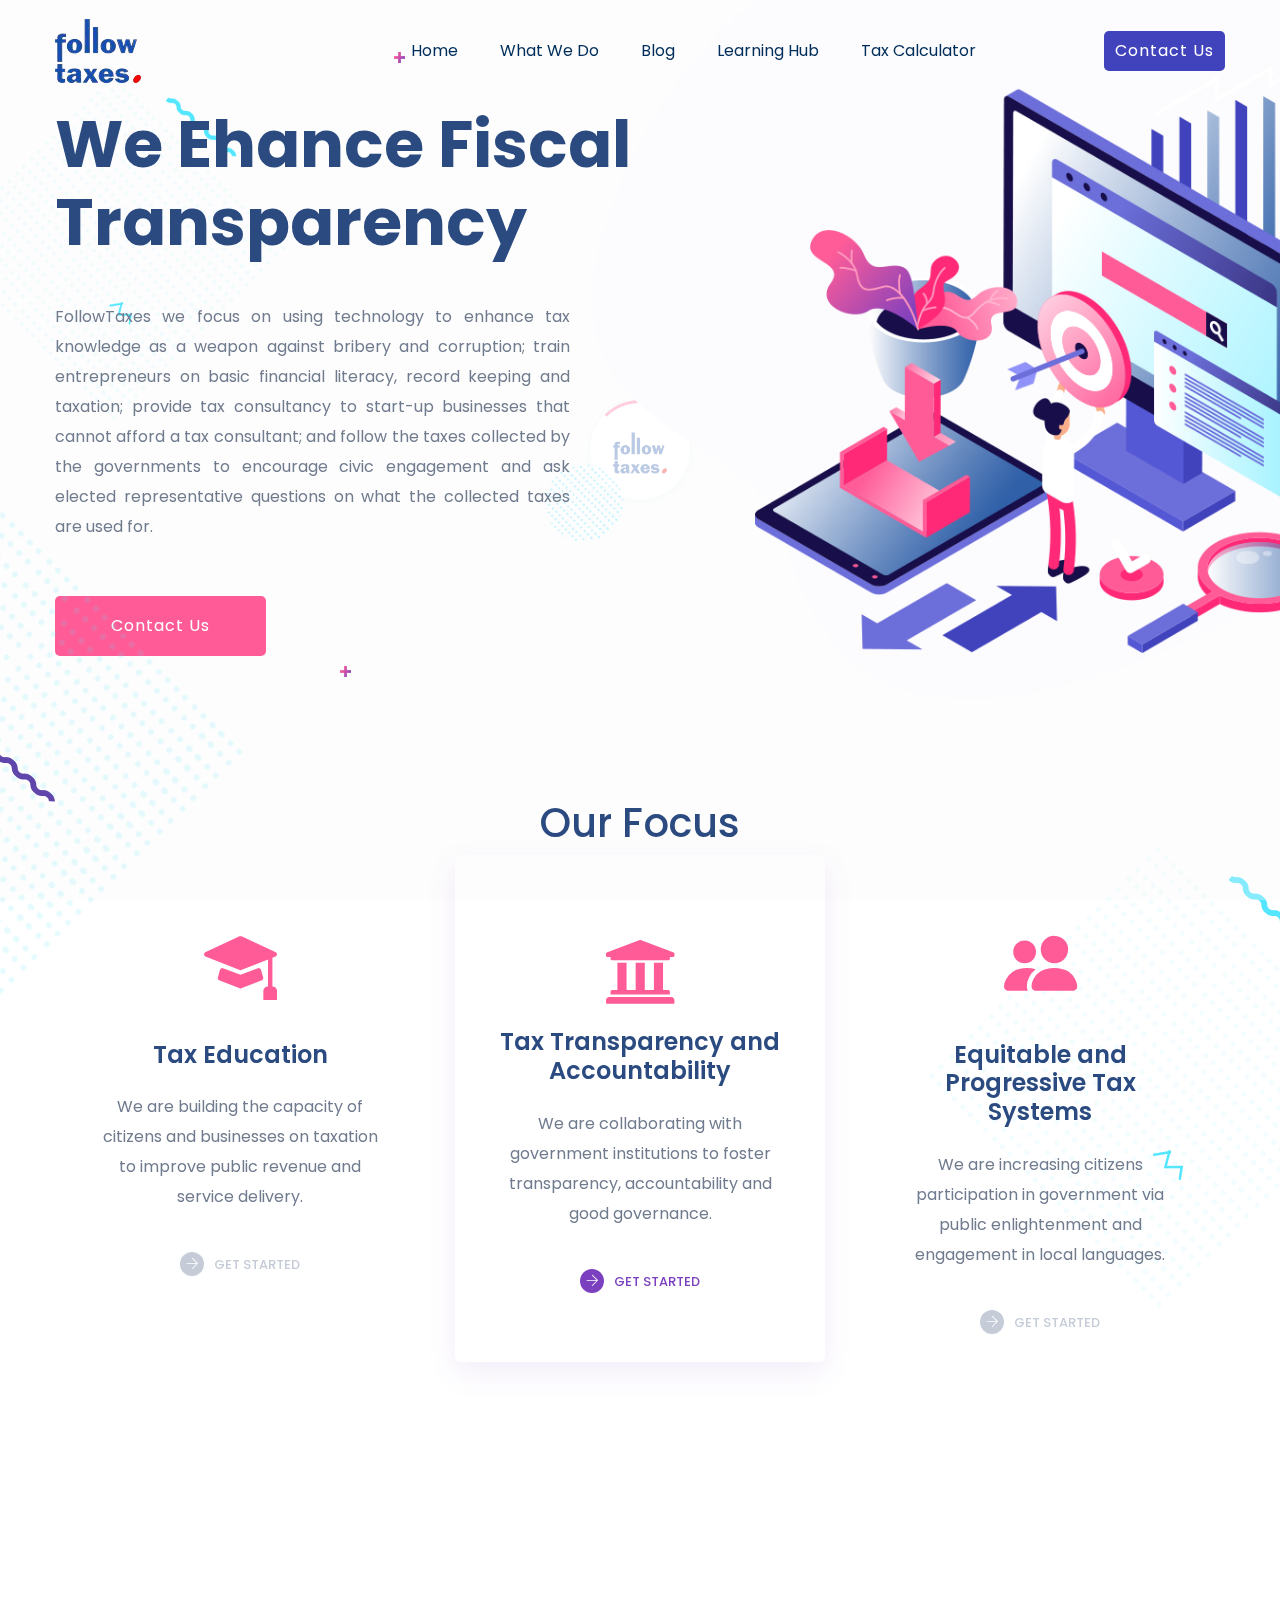
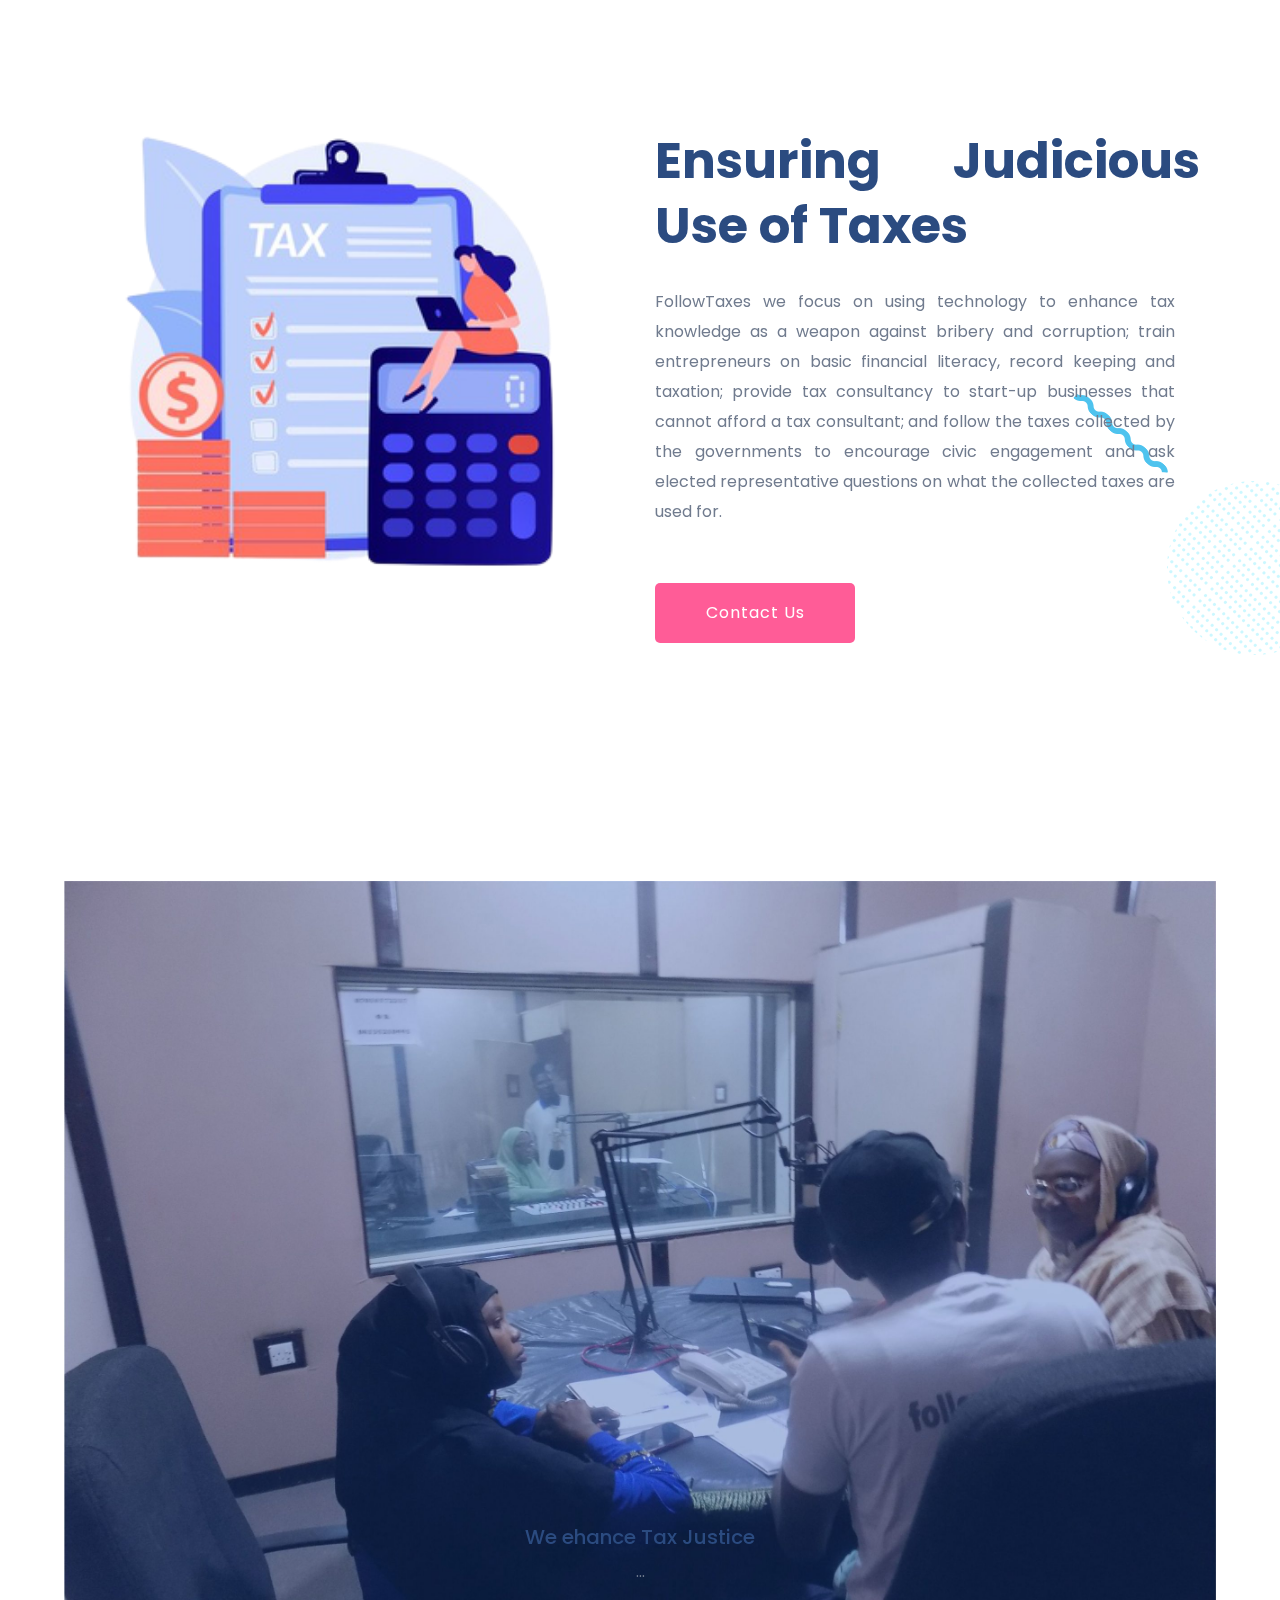
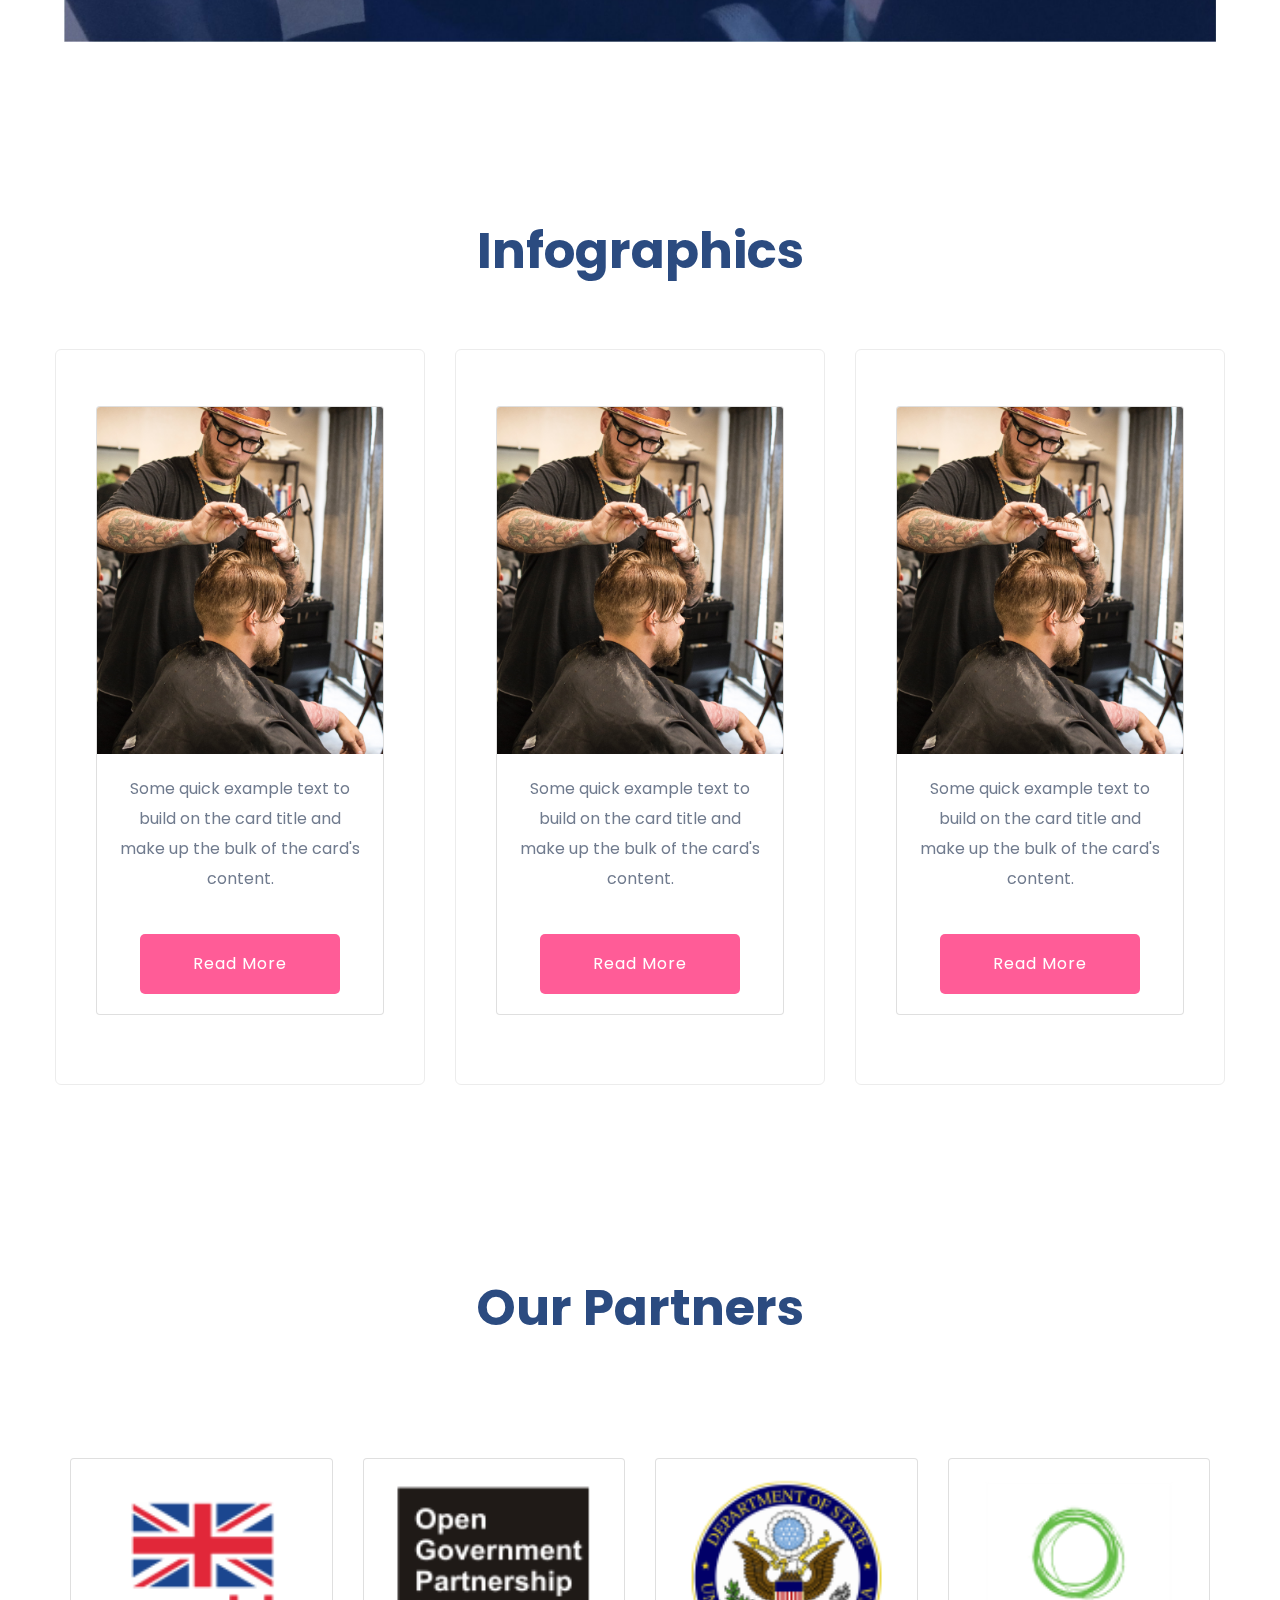
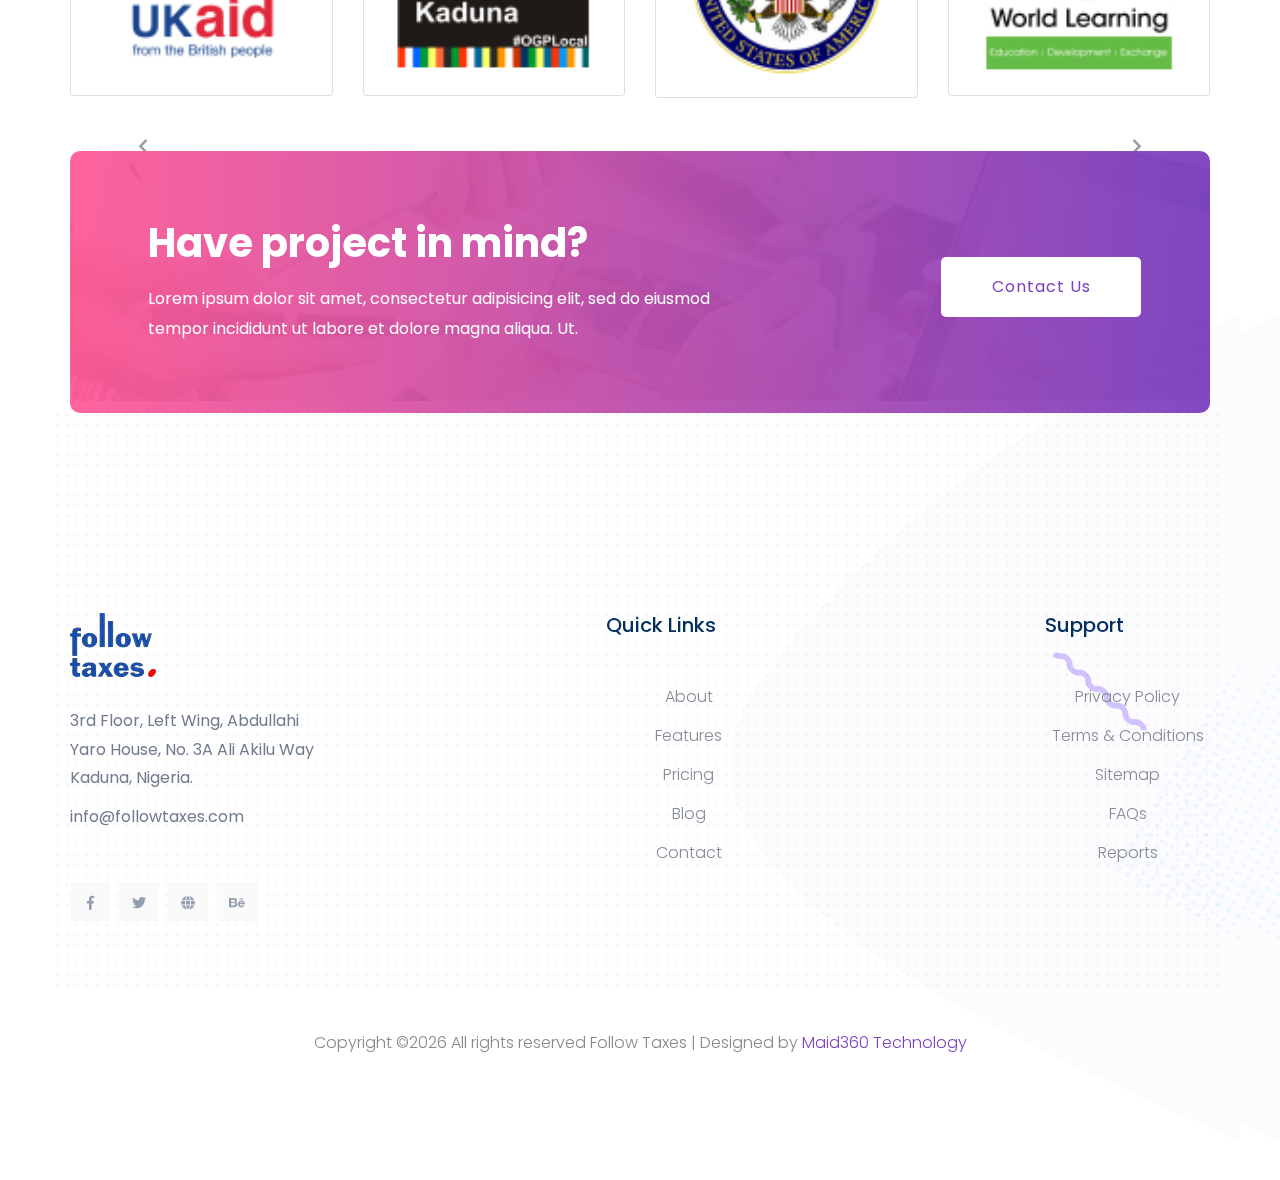
<file: index.html>
<!doctype html>
<html class="no-js" lang="zxx">
    <head>
        <meta charset="utf-8">
        <meta http-equiv="x-ua-compatible" content="ie=edge">
        <title>Follow Taxes </title>
        <meta name="description" content="">
        <meta name="viewport" content="width=device-width, initial-scale=1">

        <link rel="manifest" href="site.webmanifest">
		<link rel="shortcut icon" type="image/x-icon" href="assets/img/cropped-pv.png">

		<!-- CSS here -->
            <link rel="stylesheet" href="assets/css/bootstrap.min.css">
            <link rel="stylesheet" href="assets/css/owl.carousel.min.css">
            <link rel="stylesheet" href="assets/css/flaticon.css">
            <link rel="stylesheet" href="assets/css/slicknav.css">
            <link rel="stylesheet" href="assets/css/animate.min.css">
            <link rel="stylesheet" href="assets/css/magnific-popup.css">
            <link rel="stylesheet" href="assets/css/fontawesome-all.min.css">
            <link rel="stylesheet" href="assets/css/themify-icons.css">
            <link rel="stylesheet" href="assets/css/slick.css">
            <link rel="stylesheet" href="assets/css/nice-select.css">
            <link rel="stylesheet" href="assets/css/style.css">
            <link rel="stylesheet" href="https://cdn.jsdelivr.net/npm/bootstrap-icons@1.7.0/font/bootstrap-icons.css">
            <link rel="stylesheet" href="scc.css">
   </head>

   <body>
       
    <!-- Preloader Start -->
    <div id="preloader-active">
        <div class="preloader d-flex align-items-center justify-content-center">
            <div class="preloader-inner position-relative">
                <div class="preloader-circle"></div>
                <div class="preloader-img pere-text">
                    <img src="assets/img/logo/followT-removebg-preview.png" alt="">
                </div>
            </div>
        </div>
    </div>
    <!-- Preloader Start -->

    <header>
        <!-- Header Start -->
       <div class="header-area header-transparrent ">
            <div class="main-header header-sticky">
                <div class="container">
                    <div class="row align-items-center">
                        <!-- Logo -->
                        <div class="col-xl-2 col-lg-2 col-md-1">
                            <div class="logo">
                                <a href="index.html"><img src="assets/img/logo/4lowTaxes.png" alt=""></a>
                            </div>
                        </div>
                        <div class="col-xl-8 col-lg-8 col-md-8">
                            <!-- Main-menu -->
                            <div class="main-menu f-right d-none d-lg-block">
                                <nav> 
                                    <ul id="navigation">    
                                        <li><a href="index.html"> Home</a></li>
                                        <li><a href="about.html">What we do</a></li>
                                        <li><a href="blog.html">Blog</a>
                                            <ul class="submenu">
                                                <li><a href="blog.html">Podcast & Videos</a></li>
                                                <li><a href="single-blog.html">Stories</a></li>
                                            </ul>
                                        </li>
                                        <li><a href="#">Learning Hub</a>
                                            <ul class="submenu">
                                                <li><a href="elements.html">Topics</a></li>
                                                <li><a href="services.html">FAQ</a></li>
                                                <li><a href="services.html">Reports</a></li>
                                                <li><a href="services.html">Infographics</a></li>
                                            </ul>
                                        </li>
                                        <li><a href="#">Tax Calculator</a></li>
                                    </ul>
                                </nav>
                            </div>
                        </div>             
                        <div class="col-xl-2 col-lg-2 col-md-3">
                            <div class="header-right-btn f-right d-none d-lg-block">
                                <a href="#" class="btn header-btn">Contact Us</a>
                            </div>
                        </div>
                        <!-- Mobile Menu -->
                        <div class="col-12">
                            <div class="mobile_menu d-block d-lg-none"></div>
                        </div>
                    </div>
                </div>
            </div>
       </div>
        <!-- Header End -->
    </header>

    <main>

        <!-- Slider Area Start-->
        <div class="slider-area ">
            <div class="slider-active">
                <div class="single-slider slider-height d-flex align-items-center" data-background="assets/img/hero/h1_hero.png">
                    <div class="container">
                        <div class="row d-flex align-items-center">
                            <div class="col-lg-7 col-md-9 mt-3">
                                <div class="hero__caption">
                                    <div class="mt-4"></div>
                                    <div class="mt-4"></div>
                                    <br>
                                    <h1 data-animation="fadeInLeft" data-delay=".1s">We ehance fiscal transparency <br> </h1>
                                    <p data-animation="fadeInLeft" data-delay=".2s" class="text-justify">FollowTaxes we focus on using technology to enhance tax knowledge as a weapon against bribery and corruption; train entrepreneurs on basic financial literacy, record keeping and taxation; provide tax consultancy to start-up businesses that cannot afford a tax consultant; and follow the taxes collected by the governments to encourage civic engagement and ask elected representative questions on what the collected taxes are used for.</p>
                                    <!-- Hero-btn -->
                                    <div class="hero__btn" data-animation="fadeInLeft" data-delay=".1s">
                                        <a href="industries.html" class="btn hero-btn">Contact Us</a>
                                    </div>
                                </div>
                            </div>
                            <div class="col-lg-5">
                                <div class="hero__img d-none d-lg-block" data-animation="fadeInRight" data-delay="1s">
                                    <img src="assets/img/hero/hero_right.png" alt="">
                                </div>
                            </div>
                        </div>
                    </div>
                </div>
                <div class="single-slider slider-height d-flex align-items-center" data-background="assets/img/hero/h1_hero.png">
                    <div class="container">
                        <div class="row d-flex align-items-center">
                            <div class="col-lg-7 col-md-9 ">
                                <div class="hero__caption">
                                    <h3 data-animation="fadeInLeft" data-delay=".4s">By Simplifying Taxation Ensuring Judicious Use of Taxes</h3>
                                    <p data-animation="fadeInLeft" data-delay=".s">FollowTaxes we focus on using technology to enhance tax knowledge as a weapon against bribery and corruption; train entrepreneurs on basic financial literacy, record keeping and taxation; provide tax consultancy to start-up businesses that cannot afford a tax consultant; and follow the taxes collected by the governments to encourage civic engagement and ask elected representative questions on what the collected taxes are used for.</p>
                                    <!-- Hero-btn -->
                                    <div class="hero__btn" data-animation="fadeInLeft" data-delay=".2s">
                                        <a href="industries.html" class="btn hero-btn">Contact Us</a>
                                    </div>
                                </div>
                            </div>
                            <div class="col-lg-5">
                                <div class="hero__img  d-lg-block" data-animation="fadeInRight" data-delay="1s">
                                    <img src="assets/img/logo/taxVector.jpeg" alt="">
                                </div>
                            </div>
                        </div>
                    </div>
                </div>
            </div>
        </div>

        <!-- Slider Area End-->
        <!-- What We do start-->
        <div class="what-we-do we-padding">
            <div class="container">
                <!-- Section-tittle -->
                <div class="row d-flex justify-content-center">
                    <div class="col-lg-8">
                        <div class="section-tittle text-center">
                            <h1>Our Focus</h1>
                        </div>
                    </div>
                </div>
                <div class="row">
                    <div class="col-lg-4 col-md-6">
                        <div class="single-do text-center mb-30">
                            <div class="do-icon">
                                <span  class="bi bi-mortarboard-fill"></span>
                            </div>
                            <div class="do-caption">
                                <h4>Tax Education</h4>
                                <p>We are building the capacity of citizens and businesses on taxation to improve public revenue and service delivery.</p>
                            </div>
                            <div class="do-btn">
                                <a href="#"><i class="ti-arrow-right"></i> get started</a>
                            </div>
                        </div>
                    </div>
                     <div class="col-lg-4 col-md-6">
                        <div class="single-do active text-center mb-30">
                            <div class="do-icon">
                                <span  class="fa fa-university mt-4" aria-hidden="true"></span>
                            </div>
                            <div class="do-caption">
                                <h4>Tax Transparency and Accountability</h4>
                                <p>We are collaborating with government institutions to foster transparency, accountability and good governance.</p>
                            </div>
                            <div class="do-btn">
                                <a href="#"><i class="ti-arrow-right"></i> get started</a>
                            </div>
                        </div>
                    </div>
                     <div class="col-lg-4 col-md-6">
                        <div class="single-do text-center mb-30">
                            <div class="do-icon">
                                <span  class="bi bi-people-fill"></span>
                            </div>
                            <div class="do-caption">
                                <h4>Equitable and Progressive Tax Systems</h4>
                                <p class="text-center"> We are increasing citizens participation in government via public enlightenment and engagement in local languages.</p>
                            </div>
                            <div class="do-btn">
                                <a href="#"><i class="ti-arrow-right"></i> get started</a>
                            </div>
                        </div>
                    </div>
                </div>
            </div>
        </div>
        
        <!-- What We do End-->
        <!-- We Create Start -->
        <div class="we-create-area create-padding">
            <div class="container">
                <div class="row d-flex align-items-end">
                    <div class="col-lg-6 col-md-12">
                        <div class="we-create-img">
                            <img src="assets/img/logo/tvector.png" alt="">
                        </div>
                    </div>
                    <div class="col-lg-6 col-md-12 text-justify">
                        <div class="we-create-cap">
                            <h3>Ensuring Judicious Use of Taxes</h3>
                            <p>FollowTaxes we focus on using technology to enhance tax knowledge as a weapon against bribery and corruption; train entrepreneurs on basic financial literacy, record keeping and taxation; provide tax consultancy to start-up businesses that cannot afford a tax consultant; and follow the taxes collected by the governments to encourage civic engagement and ask elected representative questions on what the collected taxes are used for.</p>
                            <a href="#" class="btn">Contact Us</a>
                        </div>
                    </div>
                </div>
            </div>
        </div>
        </main>
        <div class="container mt-5 px-3">
            <div class="col-lg-12 mt-5 mb-3 px-2">
                <div id="carouselExampleSlidesOnly" class="carousel slide" data-ride="carousel">
                    <div class="carousel-inner">
                      <div class="carousel-item active">
                        <img src="assets/img/slider3.jpeg" class="d-block w-100" src="..." alt="First slide">
                        <div class="carousel-caption d-none d-md-block">
                            <h5>We ehance Tax Justice</h5>
                            <p>...</p>
                          </div>
                      </div>
                      <div class="carousel-item">
                        <img src="assets/img/slider2.jpeg" class="d-block w-100" src="..." alt="Second slide">
                        <div class="carousel-caption d-none d-md-block">
                            <h5>We ehance Tax Justice</h5>
                            <p>...</p>
                          </div>
                      </div>
                      <div class="carousel-item">
                        <img src="assets/img/slider.jpeg" class="d-block w-100" src="..." alt="Third slide">
                        <div class="carousel-caption d-none d-md-block">
                            <h5>We ehance Tax Justice</h5>
                            <p>...</p>
                          </div>
                      </div>
                    </div>
                  </div>
            </div>
        </div>
       
        <!-- Generating End -->
        <!--Choose Best start-->
        <div class="choose-best choose-padding">
            <div class="container">
                <!-- Section-tittle -->
                <div class="row d-flex justify-content-center">
                    <div class="col-lg-7">
                        <div class="section-tittle text-center">
                            <h2>Infographics </h2>
                        </div>
                    </div>
                </div>
                <div class="row">
                    <div class="col-lg-4 col-md-6">
                        <div class="single-choose text-center mb-30">
                            <div class="card">
                            <img class="card-img-top" src="assets/img/gallery/2.png" alt="Card image cap">
                        <div class="card-body">
                            <p class="card-text">Some quick example text to build on the card title and make up the bulk of the card's content.</p>
                        </div>
                        <div class="card-body">
                            <a href="#" class="card-link btn btn-ans-">Read More</a>
                          </div>
                        </div>
                        </div>
                    </div>


                    <div class="col-lg-4 col-md-6">
                        <div class="single-choose text-center mb-30">
                            <div class="card">
                            <img class="card-img-top" src="assets/img/gallery/2.png" alt="Card image cap">
                        <div class="card-body">
                            <p class="card-text">Some quick example text to build on the card title and make up the bulk of the card's content.</p>
                        </div>
                        <div class="card-body">
                            <a href="#" class="card-link btn btn-ans-">Read More</a>
                          </div>
                        </div>
                        </div>
                    </div>


                    <div class="col-lg-4 col-md-6">
                        <div class="single-choose text-center mb-30">
                            <div class="card">
                            <img class="card-img-top" src="assets/img/gallery/2.png" alt="Card image cap">
                        <div class="card-body">
                            <p class="card-text">Some quick example text to build on the card title and make up the bulk of the card's content.</p>
                        </div>
                        <div class="card-body">
                            <a href="#" class="card-link btn btn-ans-">Read More</a>
                          </div>
                        </div>
                        </div>
                    </div>


                    <div class="choose-best choose-padding">
                        <div class="container">
                            <!-- Section-tittle -->
                            <div class="row d-flex justify-content-center">
                                <div class="col-lg-7">
                                    <div class="section-tittle text-center">
                                        <h2>Our Partners</h2>
                                    </div>
                                </div>
                            </div>
                            <div class="container text-center my-1">
                                <div class="row mx-auto my-auto">
                                    <div id="myCarousel" class="carousel slide w-100" data-ride="carousel">
                                        <div class="carousel-inner" role="listbox">
                                            <div class="carousel-item py-5 active">
                                                <div class="row">
                                                    <div class="col-sm-3">
                                                        <div class="card">
                                                          <div class="card-body">
                                                            <img class="card-img-top" src="assets/img/logo/dfid0.png" alt="Card image cap">
                                                          </div>
                                                        </div>
                                                    </div>
                                                    <div class="col-sm-3">
                                                        <div class="card">
                                                          <div class="card-body">
                                                            <img class="card-img-top" src="assets/img/logo/ogp0.png" alt="Card image cap">
                                                          </div>
                                                        </div>
                                                    </div>
                                                    <div class="col-sm-3">
                                                        <div class="card">
                                                          <div class="card-body">
                                                            <img class="card-img-top" src="assets/img/logo/us0.png" alt="Card image cap">
                                                          </div>
                                                        </div>
                                                    </div>
                                                    <div class="col-sm-3">
                                                        <div class="card">
                                                          <div class="card-body">
                                                            <img class="card-img-top" src="assets/img/logo/wl0.png" alt="Card image cap">
                                                          </div>
                                                        </div>
                                                    </div>
                                                    
                                                    
                                                </div>
                                            </div>
        
                                            <div class="carousel-item py-5">
                                                <div class="row">
                                                    <div class="col-sm-3">
                                                        <div class="card">
                                                          <div class="card-body">
                                                            <img class="card-img-top" src="assets/img/logo/yali0.png" alt="Card image cap">
                                                          </div>
                                                        </div>
                                                    </div>
                                                    <div class="col-sm-3">
                                                        <div class="card">
                                                          <div class="card-body">
                                                            <img class="card-img-top" src="assets/img/logo/yali0.png" alt="Card image cap">
                                                          </div>
                                                        </div>
                                                    </div>
                                                    <div class="col-sm-3">
                                                        <div class="card">
                                                          <div class="card-body">
                                                            <img class="card-img-top" src="assets/img/logo/yali0.png" alt="Card image cap">
                                                          </div>
                                                        </div>
                                                    </div>
                                                    <div class="col-sm-3">
                                                        <div class="card">
                                                          <div class="card-body">
                                                            <img class="card-img-top" src="assets/img/logo/yali0.png" alt="Card image cap">
                                                          </div>
                                                        </div>
                                                    </div>
                                                </div>
                                            </div>
                                            
                                        </div>
                                    </div>
                                </div>
                                <div class="row">
                                    <div class="col-12">
                                        <a class="carousel-control-prev text-dark" href="#myCarousel" role="button" data-slide="prev">
                                            <span class="fa fa-chevron-left" aria-hidden="true"></span>
                                            <span class="sr-only">Previous</span>
                                        </a>
                                        <a class="carousel-control-next text-dark" href="#myCarousel" role="button" data-slide="next">
                                            <span class="fa fa-chevron-right" aria-hidden="true"></span>
                                            <span class="sr-only">Next</span>
                                        </a>
                                    </div>
                                </div>
                            </div>


         
         <!-- have-project Start-->
         <div class="have-project">
            <div class="container">
                <div class="haveAproject"  data-background="assets/img/team/have.jpg">
                    <div class="row d-flex align-items-center">
                        <div class="col-xl-7 col-lg-9 col-md-12">
                            <div class="wantToWork-caption">
                                <h2>Have project in mind?</h2>
                                <p>Lorem ipsum dolor sit amet, consectetur adipisicing elit, sed do eiusmod tempor incididunt ut labore et dolore magna aliqua. Ut.</p>
                            </div>
                        </div>
                        <div class="col-xl-5 col-lg-3 col-md-12">
                           <div class="wantToWork-btn f-right">
                                <a href="#" class="btn btn-ans">Contact Us</a>
                           </div>
                        </div>
                    </div>
                </div>
                
            </div>
        </div>
        <!-- have-project End -->

    </main>
   <footer>

       <!-- Footer Start-->
      <div class="footer-main" data-background="assets/img/shape/footer_bg.png">
        <div class="footer-area footer-padding">
            <div class="container">
                <div class="row d-flex justify-content-between">
                    <div class="col-lg-3 col-md-4 col-sm-8">
                       <div class="single-footer-caption mb-50">
                         <div class="single-footer-caption mb-30">
                              <!-- logo -->
                             <div class="footer-logo">
                                 <a href="index.html"><img src="assets/img/logo/4lowTaxes.png" alt=""></a>
                             </div>
                             <div class="footer-tittle">
                                 <div class="footer-pera">
                                     <p class="info1">3rd Floor, Left Wing, Abdullahi Yaro House, No. 3A Ali Akilu Way <br> Kaduna, Nigeria.</p>
                                     <p class="info2">info@followtaxes.com</p>
                                </div>
                             </div>
                             <div class="footer-social">
                                <a href="#"><i class="fab fa-facebook-f"></i></a>
                                <a href="#"><i class="fab fa-twitter"></i></a>
                                <a href="#"><i class="fas fa-globe"></i></a>
                                <a href="#"><i class="fab fa-behance"></i></a>
                            </div>
                         </div>
                       </div>
                    </div>
                    <div class="col-lg-2 col-md-6 col-sm-5">
                        <div class="single-footer-caption mb-50">
                            <div class="footer-tittle">
                                <h4>Quick Links</h4>
                                <ul>
                                    <li><a href="about.html">About</a></li>
                                    <li><a href="about.html">Features</a></li>
                                    <li><a href="single-blog.html">Pricing</a></li>
                                    <li><a href="blog.html">Blog</a></li>
                                    <li><a href="#">Contact</a></li>
                                </ul>
                            </div>
                        </div>
                    </div>
                    <div class="col-lg-2 col-md-6 col-sm-7">
                        <div class="single-footer-caption mb-50">
                            <div class="footer-tittle">
                                <h4>Support</h4>
                                <ul>
                                    <li><a href="#">Privacy Policy</a></li>
                                    <li><a href="#">Terms & Conditions</a></li>
                                    <li><a href="#"> Sitemap</a></li>
                                    <li><a href="#">FAQs</a></li>
                                    <li><a href="#">Reports</a></li>
                                </ul>
                            </div>
                        </div>
                    </div>
                    
                        </div>
                    </div>
                </div>
            </div>
        </div>
        <!-- footer-bottom aera -->
        <div class="footer-bottom-area footer-bg">
            <div class="container">
                <div class="footer-border">
                     <div class="row d-flex align-items-center">
                         <div class="col-xl-12 ">
                             <div class="footer-copy-right text-center">
                                 <p>
  Copyright &copy;<script>document.write(new Date().getFullYear());</script> All rights reserved Follow Taxes | Designed  by <a href="www.linkedin.com/in/mbannama" target="_blank">Maid360 Technology</a>
  </p>
                             </div>
                         </div>
                     </div>
                </div>
            </div>
        </div>
      </div>
       <!-- Footer End-->

   </footer>
   
	<!-- JS here -->
	
		<!-- All JS Custom Plugins Link Here here -->
        <script src="./assets/js/vendor/modernizr-3.5.0.min.js"></script>
		<!-- Jquery, Popper, Bootstrap -->
		<script src="./assets/js/vendor/jquery-1.12.4.min.js"></script>
        <script src="./assets/js/popper.min.js"></script>
        <script src="./assets/js/bootstrap.min.js"></script>
	    <!-- Jquery Mobile Menu -->
        <script src="./assets/js/jquery.slicknav.min.js"></script>

		<!-- Jquery Slick , Owl-Carousel Plugins -->
        <script src="./assets/js/owl.carousel.min.js"></script>
        <script src="./assets/js/slick.min.js"></script>
        <!-- Date Picker -->
        <script src="./assets/js/gijgo.min.js"></script>
		<!-- One Page, Animated-HeadLin -->
        <script src="./assets/js/wow.min.js"></script>
		<script src="./assets/js/animated.headline.js"></script>
        <script src="./assets/js/jquery.magnific-popup.js"></script>

		<!-- Scrollup, nice-select, sticky -->
        <script src="./assets/js/jquery.scrollUp.min.js"></script>
        <script src="./assets/js/jquery.nice-select.min.js"></script>
		<script src="./assets/js/jquery.sticky.js"></script>
        
        <!-- contact js -->
        <script src="./assets/js/contact.js"></script>
        <script src="./assets/js/jquery.form.js"></script>
        <script src="./assets/js/jquery.validate.min.js"></script>
        <script src="./assets/js/mail-script.js"></script>
        <script src="./assets/js/jquery.ajaxchimp.min.js"></script>
        
		<!-- Jquery Plugins, main Jquery -->	
        <script src="./assets/js/plugins.js"></script>
        <script src="./assets/js/main.js"></script>
        <script>
            var slideIndex = 1;
showSlides(slideIndex);

function plusSlides(n) {
  showSlides(slideIndex += n);
}

function currentSlide(n) {
  showSlides(slideIndex = n);
}

function showSlides(n) {
  var i;
  var slides = document.getElementsByClassName("mySlides");
  var dots = document.getElementsByClassName("dot");
  if (n > slides.length) {slideIndex = 1}    
  if (n < 1) {slideIndex = slides.length}
  for (i = 0; i < slides.length; i++) {
      slides[i].style.display = "none";  
  }
  for (i = 0; i < dots.length; i++) {
      dots[i].className = dots[i].className.replace(" active", "");
  }
  slides[slideIndex-1].style.display = "block";  
  dots[slideIndex-1].className += " active";
}
window.onload= function () {
 setInterval(function(){ 
     plusSlides(1);
 }, 3000);
 }

        </script>
    </body>
</html>
</file>
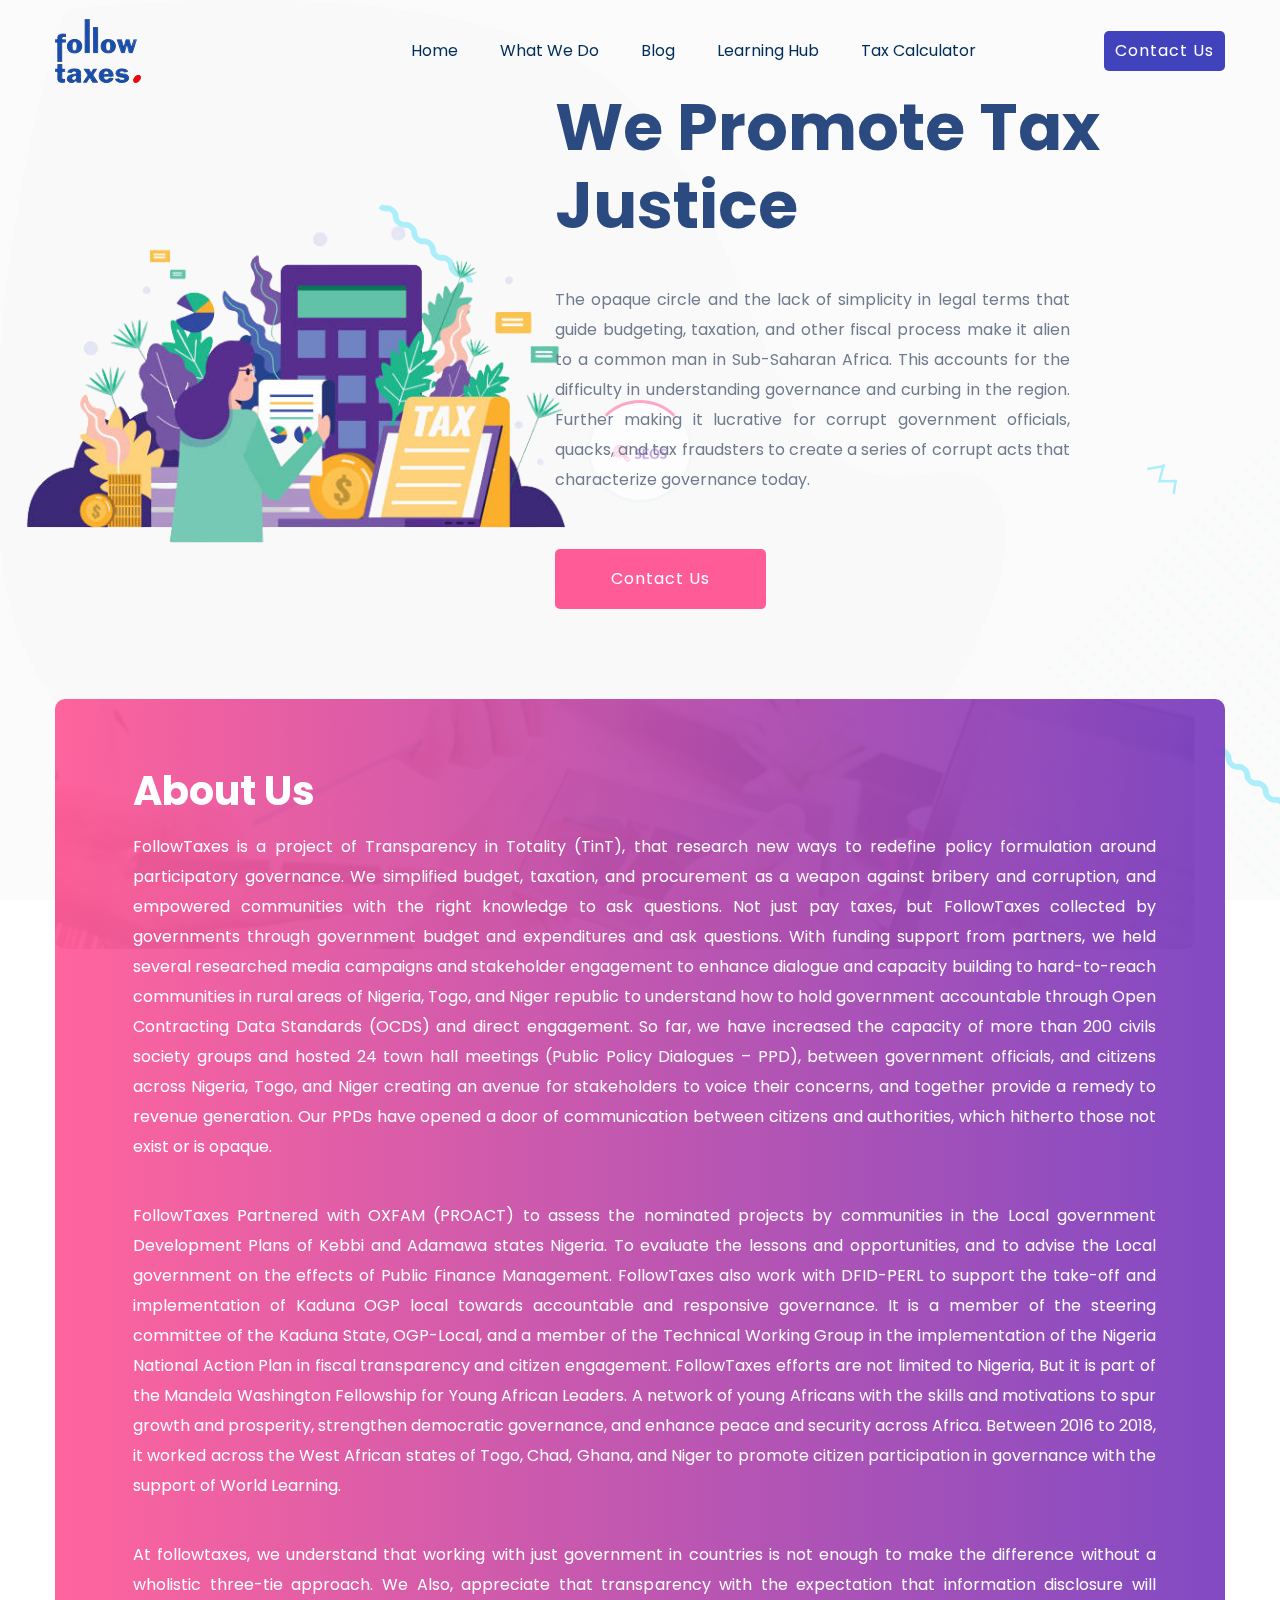
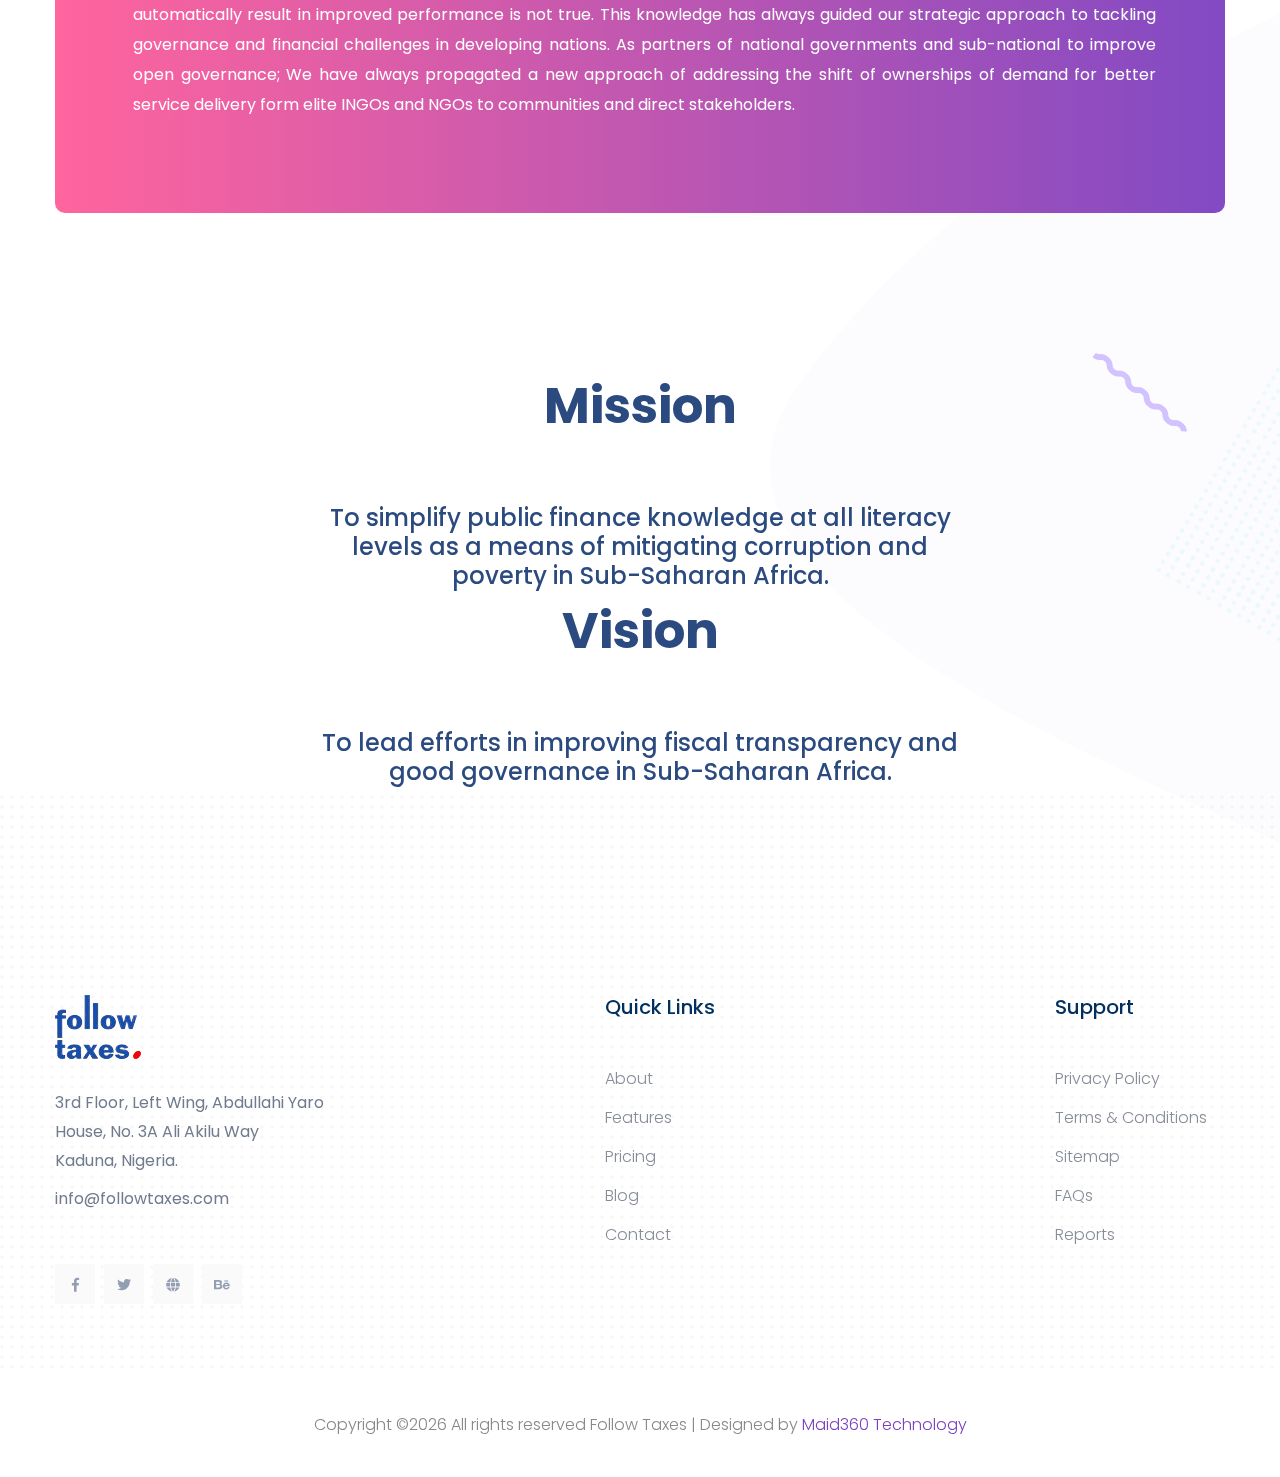
<file: about.html>
<!doctype html>
<html class="no-js" lang="zxx">
    <head>
        <meta charset="utf-8">
        <meta http-equiv="x-ua-compatible" content="ie=edge">
        <title>Follow Taxes </title>
        <meta name="description" content="">
        <meta name="viewport" content="width=device-width, initial-scale=1">

        <link rel="manifest" href="site.webmanifest">
        <link rel="shortcut icon" type="image/x-icon" href="assets/img/cropped-pv.png">

		<!-- CSS here -->
            <link rel="stylesheet" href="assets/css/bootstrap.min.css">
            <link rel="stylesheet" href="assets/css/owl.carousel.min.css">
            <link rel="stylesheet" href="assets/css/flaticon.css">
            <link rel="stylesheet" href="assets/css/slicknav.css">
            <link rel="stylesheet" href="assets/css/animate.min.css">
            <link rel="stylesheet" href="assets/css/magnific-popup.css">
            <link rel="stylesheet" href="assets/css/fontawesome-all.min.css">
            <link rel="stylesheet" href="assets/css/themify-icons.css">
            <link rel="stylesheet" href="assets/css/slick.css">
            <link rel="stylesheet" href="assets/css/nice-select.css">
            <link rel="stylesheet" href="assets/css/style.css">
            <link rel="stylesheet" href="assets/css/responsive.css">
   </head>

   <body>
       
    <!-- Preloader Start -->
    <div id="preloader-active">
        <div class="preloader d-flex align-items-center justify-content-center">
            <div class="preloader-inner position-relative">
                <div class="preloader-circle"></div>
                <div class="preloader-img pere-text">
                    <img src="assets/img/logo/logo.png" alt="">
                </div>
            </div>
        </div>
    </div>
    <!-- Preloader Start -->
    <header>
        <!-- Header Start -->
       <div class="header-area header-transparrent ">
            <div class="main-header header-sticky">
                <div class="container">
                    <div class="row align-items-center">
                        <!-- Logo -->
                        <div class="col-xl-2 col-lg-2 col-md-1">
                            <div class="logo">
                                <a href="index.html"><img src="assets/img/logo/4lowTaxes.png" alt=""></a>
                            </div>
                        </div>
                        <div class="col-xl-8 col-lg-8 col-md-8">
                            <!-- Main-menu -->
                            <div class="main-menu f-right d-none d-lg-block">
                                <nav> 
                                    <ul id="navigation">    
                                        <li><a href="index.html"> Home</a></li>
                                        <li><a href="about.html">What we do</a></li>
                                        <li><a href="blog.html">Blog</a>
                                            <ul class="submenu">
                                                <li><a href="blog.html">Podcast & Videos</a></li>
                                                <li><a href="single-blog.html">Stories</a></li>
                                            </ul>
                                        </li>
                                        <li><a href="#">Learning Hub</a>
                                            <ul class="submenu">
                                                <li><a href="elements.html">Topics</a></li>
                                                <li><a href="services.html">FAQ</a></li>
                                                <li><a href="services.html">Reports</a></li>
                                                <li><a href="services.html">Infographics</a></li>
                                            </ul>
                                        </li>
                                        <li><a href="#">Tax Calculator</a></li>
                                    </ul>
                                </nav>
                            </div>
                        </div>             
                        <div class="col-xl-2 col-lg-2 col-md-3">
                            <div class="header-right-btn f-right d-none d-lg-block">
                                <a href="#" class="btn header-btn">Contact Us</a>
                            </div>
                        </div>
                        <!-- Mobile Menu -->
                        <div class="col-12">
                            <div class="mobile_menu d-block d-lg-none"></div>
                        </div>
                    </div>
                </div>
            </div>
       </div>
        <!-- Header End -->
    </header>
    <main>
        <!-- Slider Area Start-->
        <div class="slider-area">
            <div class="slider-active">
                <div class="single-slider slider-height d-flex align-items-center">
                    <div class="container">
                        <div class="row d-flex align-items-center">
                            <div class="col-lg-5 d-none d-xl-block">
                                <div class="hero__img hero__img2 " data-animation="fadeInLeft" data-delay="1s">
                                    <img src="assets/img/hero/vector.png" alt="">
                                </div>
                            </div>
                            <div class="col-lg-7 col-md-9 ">
                                <div class="hero__caption hero__caption2">
                                    <h1 data-animation="fadeInRight" data-delay=".4s">We Promote Tax Justice</h1>
                                    <p class="text-justify" data-animation="fadeInRight" data-delay=".6s">The opaque circle and the lack of simplicity in legal terms that guide budgeting, taxation, and other fiscal process make it alien to a common man in Sub-Saharan Africa. This accounts for the difficulty in understanding governance and curbing in the region. Further making it lucrative for corrupt government officials, quacks, and tax fraudsters to create a series of corrupt acts that characterize governance today.</p>
                                    <!-- Hero-btn -->
                                    <div class="hero__btn" data-animation="fadeInRight" data-delay=".8s">
                                        <a href="industries.html" class="btn hero-btn">Contact Us</a>
                                    </div>
                                </div>
                            </div>
                            
                        </div>
                    </div>
                </div>
                 <div class="single-slider slider-height slider-height2 d-flex align-items-center">
                    <div class="container">
                        <div class="row d-flex align-items-center">
                            <div class="col-lg-5 d-none d-xl-block">
                                <div class="hero__img hero__img2 " data-animation="fadeInLeft" data-delay="1s">
                                    <img src="assets/img/hero/about_hero.png" alt="">
                                </div>
                            </div>
                            <div class="col-lg-7 col-md-9 ">
                                <div class="hero__caption hero__caption2">
                                    <h1 data-animation="fadeInRight" data-delay=".4s">We Collect<br> High Quality Leads</h1>
                                    <p data-animation="fadeInRight" data-delay=".6s">As a result, we are poised with questions like: How do we open the system and encourage participation? How do we simplify the processes of taxation and build the capacity of start-up entrepreneurs? How do we follow the taxes collected to ensure that there is transparency in the funds collected through budgeting and Open Procurement?</p>
                                    <!-- Hero-btn -->
                                    <div class="hero__btn" data-animation="fadeInRight" data-delay=".8s">
                                        <a href="industries.html" class="btn hero-btn">Contact Us</a>
                                    </div>
                                </div>
                            </div>
                            
                        </div>
                    </div>
                </div>
            </div>
            <!-- about shape -->
            <div class="about-shape">
                <div class="shape-left">
                    <img src="assets/img/hero/about_shape1.png" alt="">
                </div>
                <div class="shape-right">
                    <img src="assets/img/hero/about-sharpe2.png" alt="">
                </div>
            </div>
        </div>
        <!-- Slider Area End-->

        <div class="have-project">
            <div class="container">
                <div class="haveAproject"  data-background="assets/img/team/have.jpg">
                    <div class="row d-flex align-items-center">
                        <div class="col-xl-12 col-lg-12 col-md-12">
                            <div class="wantToWork-caption">
                                <h2>About Us</h2>
                                <p class="text-justify">FollowTaxes is a project of Transparency in Totality (TinT), that research new ways to redefine policy formulation around participatory governance. We simplified budget, taxation, and procurement as a weapon against bribery and corruption, and empowered communities with the right knowledge to ask questions. Not just pay taxes, but FollowTaxes collected by governments through government budget and expenditures and ask questions. With funding support from partners, we held several researched media campaigns and stakeholder engagement to enhance dialogue and capacity building to hard-to-reach communities in rural areas of Nigeria, Togo, and Niger republic to understand how to hold government accountable through Open Contracting Data Standards (OCDS) and direct engagement. So far, we have increased the capacity of more than 200 civils society groups and hosted 24 town hall meetings (Public Policy Dialogues – PPD), between government officials, and citizens across Nigeria, Togo, and Niger creating an avenue for stakeholders to voice their concerns, and together provide a remedy to revenue generation. Our PPDs have opened a door of communication between citizens and authorities, which hitherto those not exist or is opaque.</p><br>
                                <p class="text-justify">FollowTaxes Partnered with OXFAM (PROACT) to assess the nominated projects by communities in the Local government Development Plans of Kebbi and Adamawa states Nigeria. To evaluate the lessons and opportunities, and to advise the Local government on the effects of Public Finance Management. FollowTaxes also work with DFID-PERL to support the take-off and implementation of Kaduna OGP local towards accountable and responsive governance. It is a member of the steering committee of the Kaduna State, OGP-Local, and a member of the Technical Working Group in the implementation of the Nigeria National Action Plan in fiscal transparency and citizen engagement. FollowTaxes efforts are not limited to Nigeria, But it is part of the Mandela Washington Fellowship for Young African Leaders. A network of young Africans with the skills and motivations to spur growth and prosperity, strengthen democratic governance, and enhance peace and security across Africa. Between 2016 to 2018, it worked across the West African states of Togo, Chad, Ghana, and Niger to promote citizen participation in governance with the support of World Learning.</p><br>
                                <p class="text-justify">At followtaxes, we understand that working with just government in countries is not enough to make the difference without a wholistic three-tie approach. We Also, appreciate that transparency with the expectation that information disclosure will automatically result in improved performance is not true. This knowledge has always guided our strategic approach to tackling governance and financial challenges in developing nations. As partners of national governments and sub-national to improve open governance; We have always propagated a new approach of addressing the shift of ownerships of demand for better service delivery form elite INGOs and NGOs to communities and direct stakeholders.</p><br>


                            </div>
                        </div>
                    </div>
                </div>
                
            </div>
        </div>


        <!--Choose Best start-->
        <div class="choose-best choose-padding">
            <div class="container">
                <!-- Section-tittle -->
                <div class="row d-flex justify-content-center">
                    <div class="col-lg-7">
                        <div class="section-tittle text-center">
                            <h2>Mission </h2>
                            <h4>To simplify public finance knowledge at all literacy levels as a means of mitigating corruption and poverty in Sub-Saharan Africa.</h4>
                        </div>
                    </div>
                </div>
                <div class="row d-flex justify-content-center">
                    <div class="col-lg-7">
                        <div class="section-tittle text-center">
                            <h2>Vision </h2>
                            <h4>To lead efforts in improving fiscal transparency and good governance in Sub-Saharan Africa.</h4>
                        </div>
                    </div>
                </div>
                
            </div>
        </div>
        
        
        <!-- Tips Triks End -->
         <!-- have-project Start-->
         <!-- <div class="have-project">
            <div class="container">
                <div class="haveAproject"  data-background="assets/img/team/have.jpg">
                    <div class="row d-flex align-items-center">
                        <div class="col-xl-7 col-lg-9 col-md-12">
                            <div class="wantToWork-caption">
                                <h2>Have project in mind?</h2>
                                <p>Lorem ipsum dolor sit amet, consectetur adipisicing elit, sed do eiusmod tempor incididunt ut labore et dolore magna aliqua. Ut.</p>
                            </div>
                        </div>
                        <div class="col-xl-5 col-lg-3 col-md-12">
                           <div class="wantToWork-btn f-right">
                                <a href="#" class="btn btn-ans">Contact Us</a>
                           </div>
                        </div>
                    </div>
                </div>
                
            </div>
        </div> -->
        <!-- have-project End -->

    </main>
   <footer>

       <!-- Footer Start-->
       <div class="footer-main" data-background="assets/img/shape/footer_bg.png">
        <div class="footer-area footer-padding">
            <div class="container">
                <div class="row d-flex justify-content-between">
                    <div class="col-lg-3 col-md-4 col-sm-8">
                       <div class="single-footer-caption mb-50">
                         <div class="single-footer-caption mb-30">
                              <!-- logo -->
                             <div class="footer-logo">
                                 <a href="index.html"><img src="assets/img/logo/4lowTaxes.png" alt=""></a>
                             </div>
                             <div class="footer-tittle">
                                 <div class="footer-pera">
                                     <p class="info1">3rd Floor, Left Wing, Abdullahi Yaro House, No. 3A Ali Akilu Way <br> Kaduna, Nigeria.</p>
                                     <p class="info2">info@followtaxes.com</p>
                                </div>
                             </div>
                             <div class="footer-social">
                                <a href="#"><i class="fab fa-facebook-f"></i></a>
                                <a href="#"><i class="fab fa-twitter"></i></a>
                                <a href="#"><i class="fas fa-globe"></i></a>
                                <a href="#"><i class="fab fa-behance"></i></a>
                            </div>
                         </div>
                       </div>
                    </div>
                    <div class="col-lg-2 col-md-6 col-sm-5">
                        <div class="single-footer-caption mb-50">
                            <div class="footer-tittle">
                                <h4>Quick Links</h4>
                                <ul>
                                    <li><a href="about.html">About</a></li>
                                    <li><a href="about.html">Features</a></li>
                                    <li><a href="single-blog.html">Pricing</a></li>
                                    <li><a href="blog.html">Blog</a></li>
                                    <li><a href="#">Contact</a></li>
                                </ul>
                            </div>
                        </div>
                    </div>
                    <div class="col-lg-2 col-md-6 col-sm-7">
                        <div class="single-footer-caption mb-50">
                            <div class="footer-tittle">
                                <h4>Support</h4>
                                <ul>
                                    <li><a href="#">Privacy Policy</a></li>
                                    <li><a href="#">Terms & Conditions</a></li>
                                    <li><a href="#"> Sitemap</a></li>
                                    <li><a href="#">FAQs</a></li>
                                    <li><a href="#">Reports</a></li>
                                </ul>
                            </div>
                        </div>
                    </div>
                    
                        </div>
                    </div>
                </div>
            </div>
        </div>
        <!-- footer-bottom aera -->
        <div class="footer-bottom-area footer-bg">
            <div class="container">
                <div class="footer-border">
                     <div class="row d-flex align-items-center">
                         <div class="col-xl-12 ">
                             <div class="footer-copy-right text-center">
                                 <p><!-- Link back to Colorlib can't be removed. Template is licensed under CC BY 3.0. -->
  Copyright &copy;<script>document.write(new Date().getFullYear());</script> All rights reserved Follow Taxes | Designed  by <a href="www.linkedin.com/in/mbannama" target="_blank">Maid360 Technology</a>
  <!-- Link back to Colorlib can't be removed. Template is licensed under CC BY 3.0. --></p>
                             </div>
                         </div>
                     </div>
                </div>
            </div>
        </div>
      </div>
       <!-- Footer End-->

   </footer>
   
	<!-- JS here -->
	
		<!-- All JS Custom Plugins Link Here here -->
        <script src="./assets/js/vendor/modernizr-3.5.0.min.js"></script>
		
		<!-- Jquery, Popper, Bootstrap -->
		<script src="./assets/js/vendor/jquery-1.12.4.min.js"></script>
        <script src="./assets/js/popper.min.js"></script>
        <script src="./assets/js/bootstrap.min.js"></script>
	    <!-- Jquery Mobile Menu -->
        <script src="./assets/js/jquery.slicknav.min.js"></script>

		<!-- Jquery Slick , Owl-Carousel Plugins -->
        <script src="./assets/js/owl.carousel.min.js"></script>
        <script src="./assets/js/slick.min.js"></script>
        <!-- Date Picker -->
        <script src="./assets/js/gijgo.min.js"></script>
		<!-- One Page, Animated-HeadLin -->
        <script src="./assets/js/wow.min.js"></script>
		<script src="./assets/js/animated.headline.js"></script>
        <script src="./assets/js/jquery.magnific-popup.js"></script>

		<!-- Scrollup, nice-select, sticky -->
        <script src="./assets/js/jquery.scrollUp.min.js"></script>
        <script src="./assets/js/jquery.nice-select.min.js"></script>
		<script src="./assets/js/jquery.sticky.js"></script>
        
        <!-- contact js -->
        <script src="./assets/js/contact.js"></script>
        <script src="./assets/js/jquery.form.js"></script>
        <script src="./assets/js/jquery.validate.min.js"></script>
        <script src="./assets/js/mail-script.js"></script>
        <script src="./assets/js/jquery.ajaxchimp.min.js"></script>
        
		<!-- Jquery Plugins, main Jquery -->	
        <script src="./assets/js/plugins.js"></script>
        <script src="./assets/js/main.js"></script>
        
    </body>
</html>
</file>
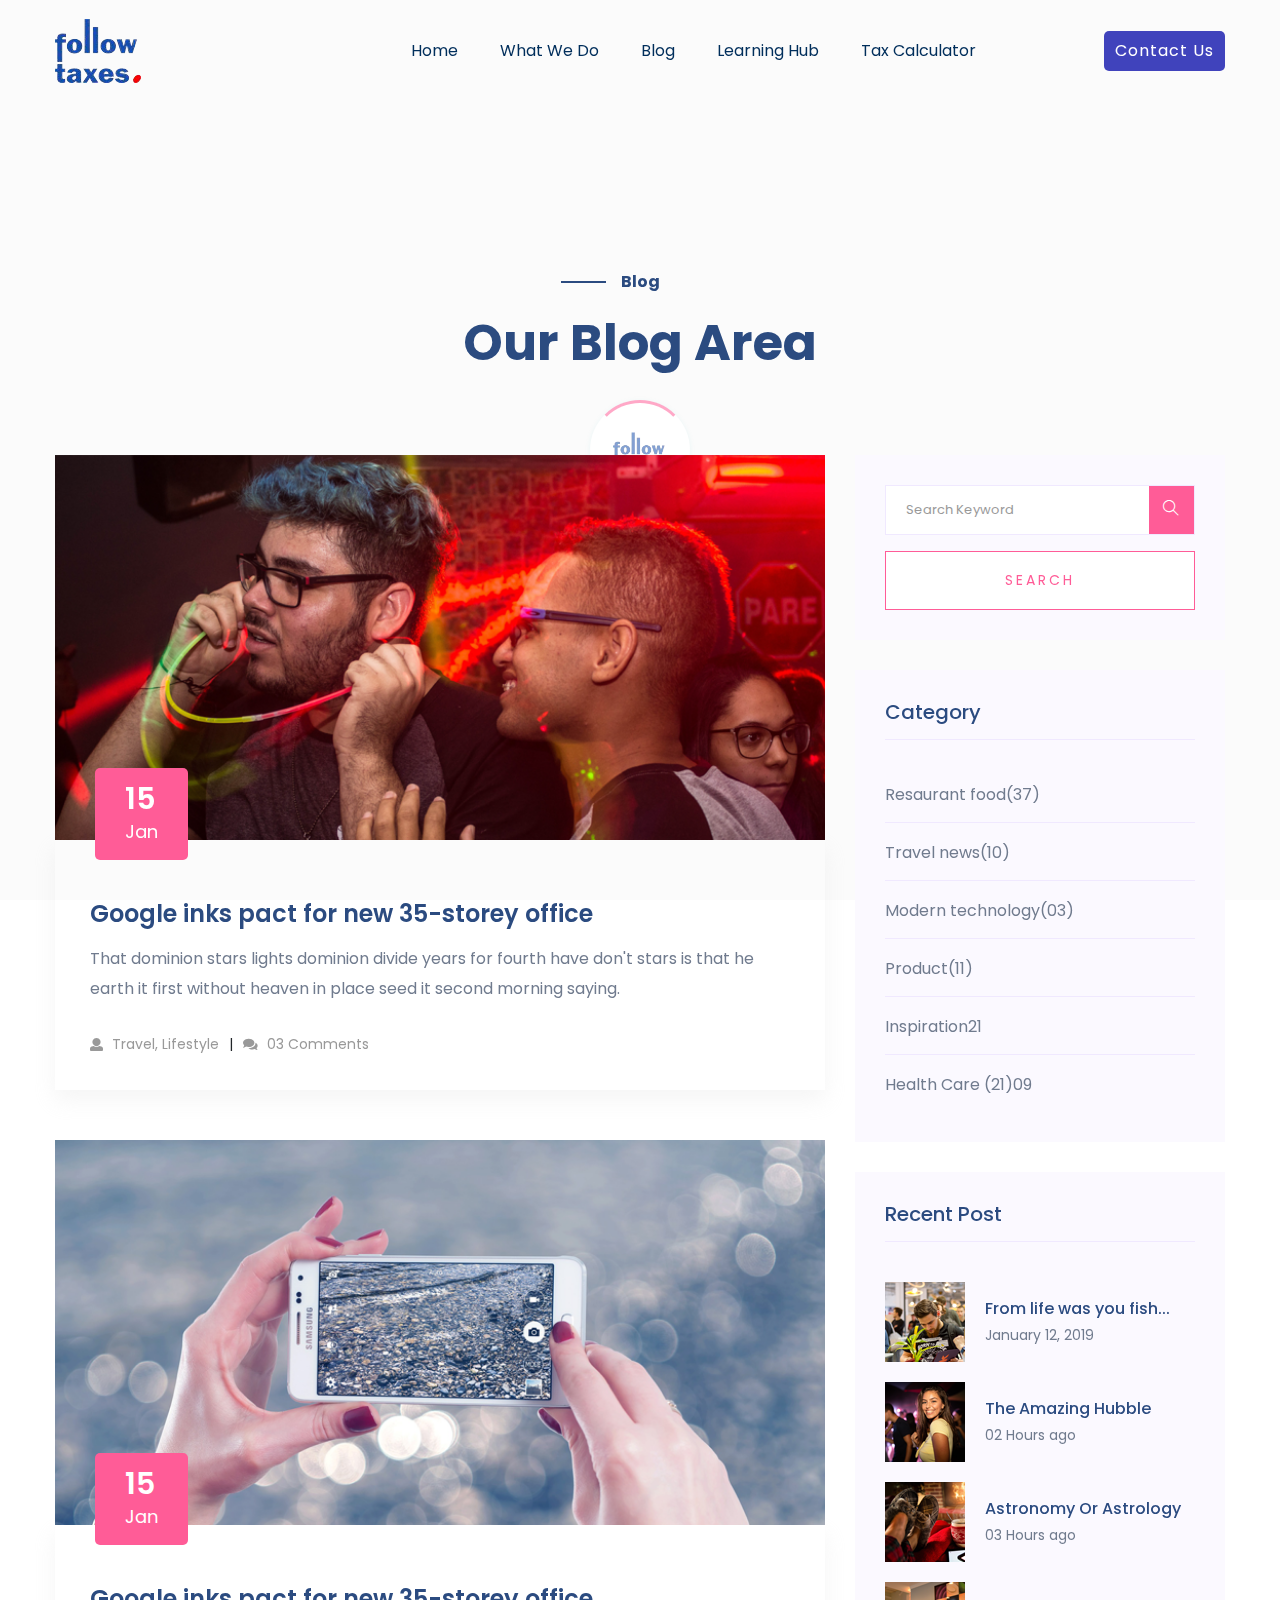
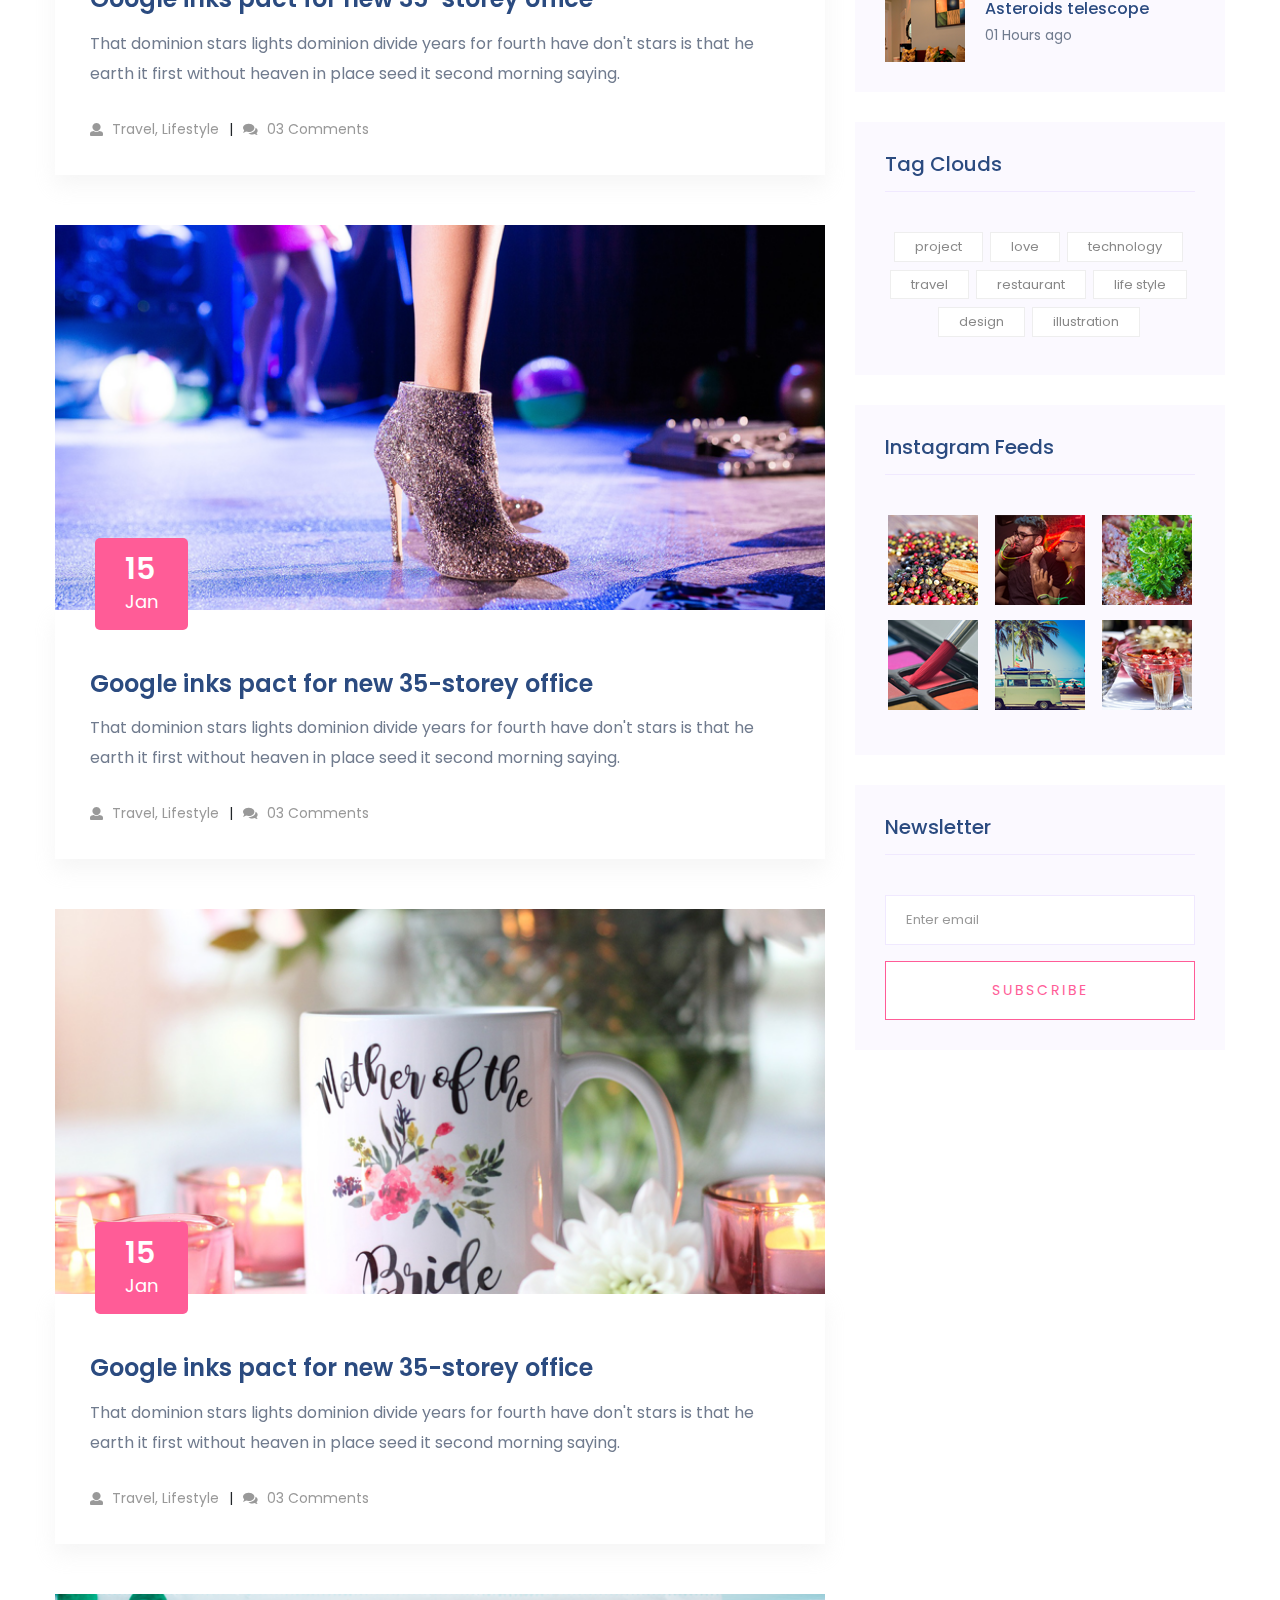
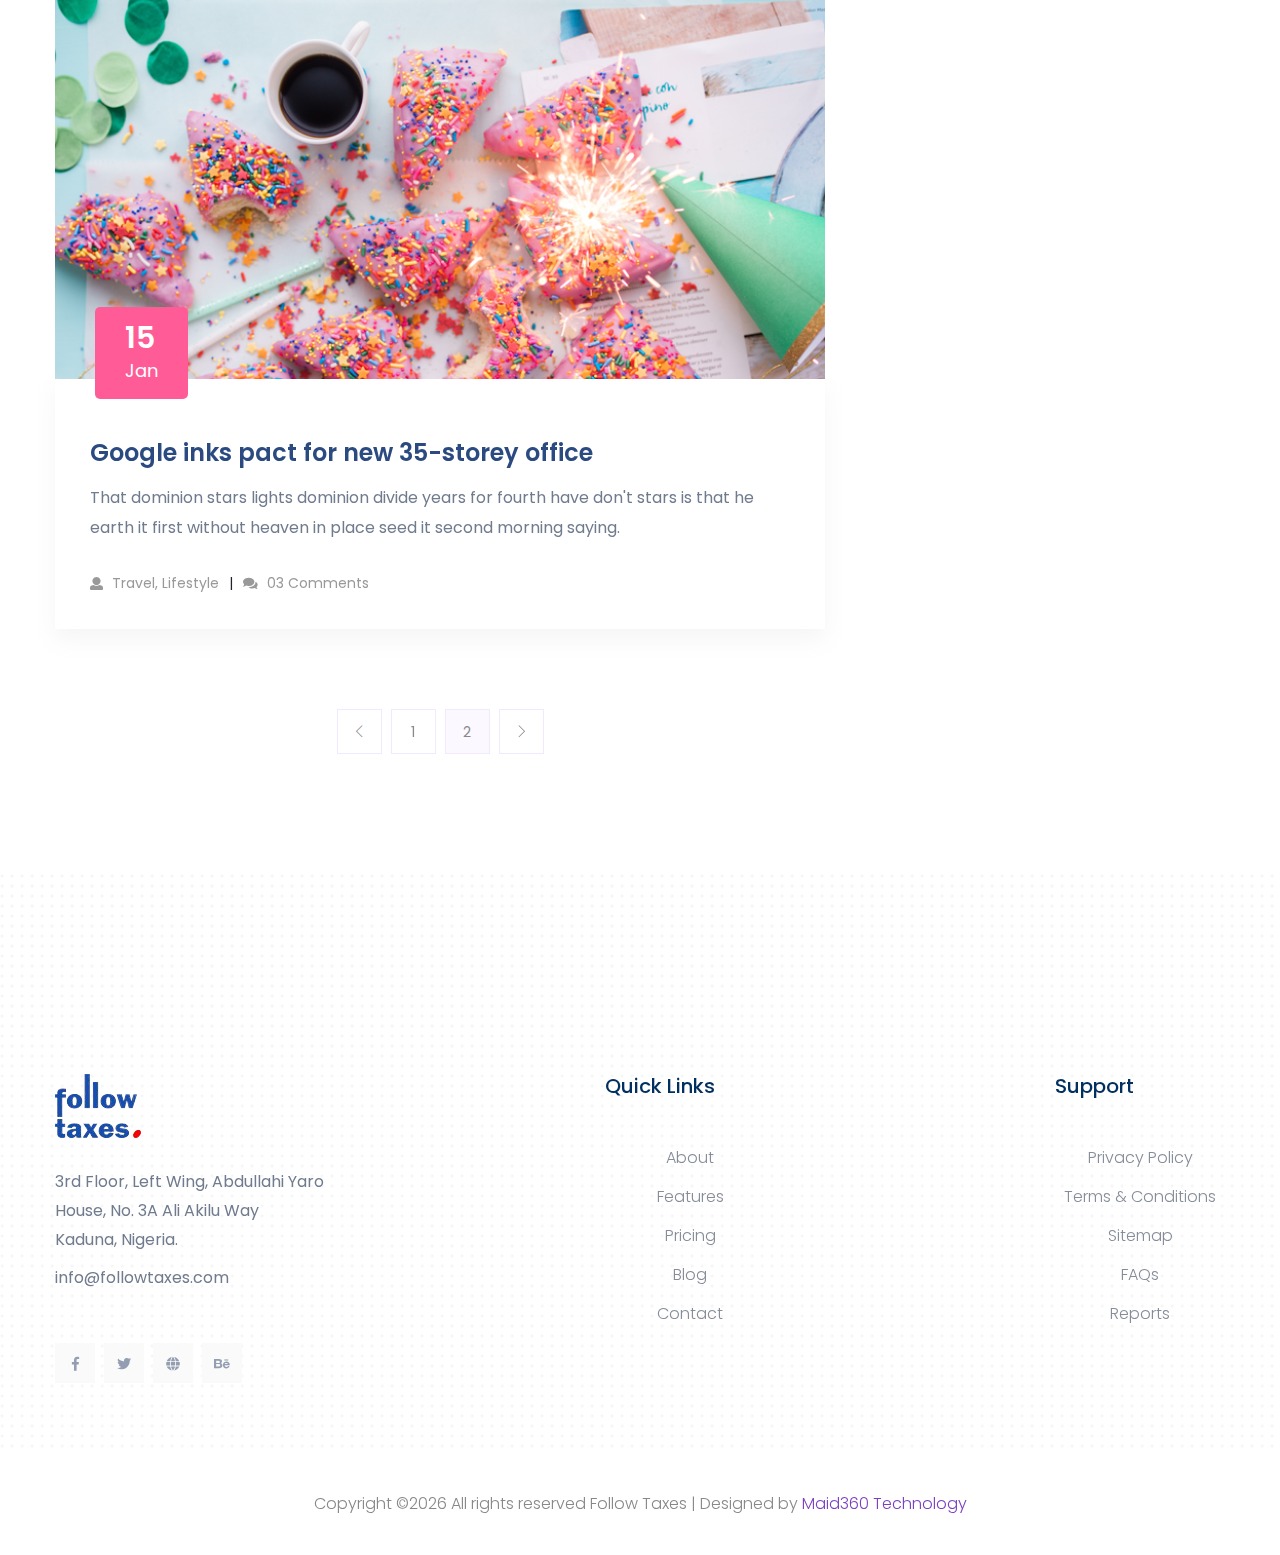
<file: blog.html>
<!doctype html>
<html class="no-js" lang="zxx">

<head>
    <head>
        <meta charset="utf-8">
        <meta http-equiv="x-ua-compatible" content="ie=edge">
        <title>Follow Taxes </title>
        <meta name="description" content="">
        <meta name="viewport" content="width=device-width, initial-scale=1">

        <link rel="manifest" href="site.webmanifest">
		<link rel="shortcut icon" type="image/x-icon" href="assets/img/cropped-pv.png">

		<!-- CSS here -->
            <link rel="stylesheet" href="assets/css/bootstrap.min.css">
            <link rel="stylesheet" href="assets/css/owl.carousel.min.css">
            <link rel="stylesheet" href="assets/css/flaticon.css">
            <link rel="stylesheet" href="assets/css/slicknav.css">
            <link rel="stylesheet" href="assets/css/animate.min.css">
            <link rel="stylesheet" href="assets/css/magnific-popup.css">
            <link rel="stylesheet" href="assets/css/fontawesome-all.min.css">
            <link rel="stylesheet" href="assets/css/themify-icons.css">
            <link rel="stylesheet" href="assets/css/slick.css">
            <link rel="stylesheet" href="assets/css/nice-select.css">
            <link rel="stylesheet" href="assets/css/style.css">
            <link rel="stylesheet" href="https://cdn.jsdelivr.net/npm/bootstrap-icons@1.7.0/font/bootstrap-icons.css">
            <link rel="stylesheet" href="scc.css">
   </head>

   <body>
       
    <!-- Preloader Start -->
    <div id="preloader-active">
        <div class="preloader d-flex align-items-center justify-content-center">
            <div class="preloader-inner position-relative">
                <div class="preloader-circle"></div>
                <div class="preloader-img pere-text">
                    <img src="assets/img/logo/followT-removebg-preview.png" alt="">
                </div>
            </div>
        </div>
    </div>
    <!-- Preloader Start -->

    <header>
        <!-- Header Start -->
       <div class="header-area header-transparrent ">
            <div class="main-header header-sticky">
                <div class="container">
                    <div class="row align-items-center">
                        <!-- Logo -->
                        <div class="col-xl-2 col-lg-2 col-md-1">
                            <div class="logo">
                                <a href="index.html"><img src="assets/img/logo/4lowTaxes.png" alt=""></a>
                            </div>
                        </div>
                        <div class="col-xl-8 col-lg-8 col-md-8">
                            <!-- Main-menu -->
                            <div class="main-menu f-right d-none d-lg-block">
                                <nav> 
                                    <ul id="navigation">    
                                        <li><a href="index.html"> Home</a></li>
                                        <li><a href="about.html">What we do</a></li>
                                        <li><a href="blog.html">Blog</a>
                                            <ul class="submenu">
                                                <li><a href="blog.html">Podcast & Videos</a></li>
                                                <li><a href="single-blog.html">Stories</a></li>
                                            </ul>
                                        </li>
                                        <li><a href="#">Learning Hub</a>
                                            <ul class="submenu">
                                                <li><a href="elements.html">Topics</a></li>
                                                <li><a href="services.html">FAQ</a></li>
                                                <li><a href="services.html">Reports</a></li>
                                                <li><a href="services.html">Infographics</a></li>
                                            </ul>
                                        </li>
                                        <li><a href="#">Tax Calculator</a></li>
                                    </ul>
                                </nav>
                            </div>
                        </div>             
                        <div class="col-xl-2 col-lg-2 col-md-3">
                            <div class="header-right-btn f-right d-none d-lg-block">
                                <a href="#" class="btn header-btn">Contact Us</a>
                            </div>
                        </div>
                        <!-- Mobile Menu -->
                        <div class="col-12">
                            <div class="mobile_menu d-block d-lg-none"></div>
                        </div>
                    </div>
                </div>
            </div>
       </div>
        <!-- Header End -->
    </header>

    <main>
    <!-- Slider Area Start-->
    <div class="services-area">
        <div class="container">
            <!-- Section-tittle -->
            <div class="row d-flex justify-content-center">
                <div class="col-lg-8">
                    <div class="section-tittle text-center mb-80">
                        <span>Blog</span>
                        <h2>Our Blog Area​</h2>
                    </div>
                </div>
            </div>
        </div>
    </div>
    <!-- Slider Area End-->

    <!--================Blog Area =================-->
    <section class="blog_area section-paddingr">
        <div class="container">
            <div class="row">
                <div class="col-lg-8 mb-5 mb-lg-0">
                    <div class="blog_left_sidebar">
                        <article class="blog_item">
                            <div class="blog_item_img">
                                <img class="card-img rounded-0" src="assets/img/blog/single_blog_1.png" alt="">
                                <a href="#" class="blog_item_date">
                                    <h3>15</h3>
                                    <p>Jan</p>
                                </a>
                            </div>

                            <div class="blog_details">
                                <a class="d-inline-block" href="single-blog.html">
                                    <h2>Google inks pact for new 35-storey office</h2>
                                </a>
                                <p>That dominion stars lights dominion divide years for fourth have don't stars is that
                                    he earth it first without heaven in place seed it second morning saying.</p>
                                <ul class="blog-info-link">
                                    <li><a href="#"><i class="fa fa-user"></i> Travel, Lifestyle</a></li>
                                    <li><a href="#"><i class="fa fa-comments"></i> 03 Comments</a></li>
                                </ul>
                            </div>
                        </article>

                        <article class="blog_item">
                            <div class="blog_item_img">
                                <img class="card-img rounded-0" src="assets/img/blog/single_blog_2.png" alt="">
                                <a href="#" class="blog_item_date">
                                    <h3>15</h3>
                                    <p>Jan</p>
                                </a>
                            </div>

                            <div class="blog_details">
                                <a class="d-inline-block" href="single-blog.html">
                                    <h2>Google inks pact for new 35-storey office</h2>
                                </a>
                                <p>That dominion stars lights dominion divide years for fourth have don't stars is that
                                    he earth it first without heaven in place seed it second morning saying.</p>
                                <ul class="blog-info-link">
                                    <li><a href="#"><i class="fa fa-user"></i> Travel, Lifestyle</a></li>
                                    <li><a href="#"><i class="fa fa-comments"></i> 03 Comments</a></li>
                                </ul>
                            </div>
                        </article>

                        <article class="blog_item">
                            <div class="blog_item_img">
                                <img class="card-img rounded-0" src="assets/img/blog/single_blog_3.png" alt="">
                                <a href="#" class="blog_item_date">
                                    <h3>15</h3>
                                    <p>Jan</p>
                                </a>
                            </div>

                            <div class="blog_details">
                                <a class="d-inline-block" href="single-blog.html">
                                    <h2>Google inks pact for new 35-storey office</h2>
                                </a>
                                <p>That dominion stars lights dominion divide years for fourth have don't stars is that
                                    he earth it first without heaven in place seed it second morning saying.</p>
                                <ul class="blog-info-link">
                                    <li><a href="#"><i class="fa fa-user"></i> Travel, Lifestyle</a></li>
                                    <li><a href="#"><i class="fa fa-comments"></i> 03 Comments</a></li>
                                </ul>
                            </div>
                        </article>

                        <article class="blog_item">
                            <div class="blog_item_img">
                                <img class="card-img rounded-0" src="assets/img/blog/single_blog_4.png" alt="">
                                <a href="#" class="blog_item_date">
                                    <h3>15</h3>
                                    <p>Jan</p>
                                </a>
                            </div>

                            <div class="blog_details">
                                <a class="d-inline-block" href="single-blog.html">
                                    <h2>Google inks pact for new 35-storey office</h2>
                                </a>
                                <p>That dominion stars lights dominion divide years for fourth have don't stars is that
                                    he earth it first without heaven in place seed it second morning saying.</p>
                                <ul class="blog-info-link">
                                    <li><a href="#"><i class="fa fa-user"></i> Travel, Lifestyle</a></li>
                                    <li><a href="#"><i class="fa fa-comments"></i> 03 Comments</a></li>
                                </ul>
                            </div>
                        </article>

                        <article class="blog_item">
                            <div class="blog_item_img">
                                <img class="card-img rounded-0" src="assets/img/blog/single_blog_5.png" alt="">
                                <a href="#" class="blog_item_date">
                                    <h3>15</h3>
                                    <p>Jan</p>
                                </a>
                            </div>

                            <div class="blog_details">
                                <a class="d-inline-block" href="single-blog.html">
                                    <h2>Google inks pact for new 35-storey office</h2>
                                </a>
                                <p>That dominion stars lights dominion divide years for fourth have don't stars is that
                                    he earth it first without heaven in place seed it second morning saying.</p>
                                <ul class="blog-info-link">
                                    <li><a href="#"><i class="fa fa-user"></i> Travel, Lifestyle</a></li>
                                    <li><a href="#"><i class="fa fa-comments"></i> 03 Comments</a></li>
                                </ul>
                            </div>
                        </article>

                        <nav class="blog-pagination justify-content-center d-flex">
                            <ul class="pagination">
                                <li class="page-item">
                                    <a href="#" class="page-link" aria-label="Previous">
                                        <i class="ti-angle-left"></i>
                                    </a>
                                </li>
                                <li class="page-item">
                                    <a href="#" class="page-link">1</a>
                                </li>
                                <li class="page-item active">
                                    <a href="#" class="page-link">2</a>
                                </li>
                                <li class="page-item">
                                    <a href="#" class="page-link" aria-label="Next">
                                        <i class="ti-angle-right"></i>
                                    </a>
                                </li>
                            </ul>
                        </nav>
                    </div>
                </div>
                <div class="col-lg-4">
                    <div class="blog_right_sidebar">
                        <aside class="single_sidebar_widget search_widget">
                            <form action="#">
                                <div class="form-group">
                                    <div class="input-group mb-3">
                                        <input type="text" class="form-control" placeholder='Search Keyword'
                                            onfocus="this.placeholder = ''"
                                            onblur="this.placeholder = 'Search Keyword'">
                                        <div class="input-group-append">
                                            <button class="btns" type="button"><i class="ti-search"></i></button>
                                        </div>
                                    </div>
                                </div>
                                <button class="button rounded-0 primary-bg text-white w-100 btn_1 boxed-btn"
                                    type="submit">Search</button>
                            </form>
                        </aside>

                        <aside class="single_sidebar_widget post_category_widget">
                            <h4 class="widget_title">Category</h4>
                            <ul class="list cat-list">
                                <li>
                                    <a href="#" class="d-flex">
                                        <p>Resaurant food</p>
                                        <p>(37)</p>
                                    </a>
                                </li>
                                <li>
                                    <a href="#" class="d-flex">
                                        <p>Travel news</p>
                                        <p>(10)</p>
                                    </a>
                                </li>
                                <li>
                                    <a href="#" class="d-flex">
                                        <p>Modern technology</p>
                                        <p>(03)</p>
                                    </a>
                                </li>
                                <li>
                                    <a href="#" class="d-flex">
                                        <p>Product</p>
                                        <p>(11)</p>
                                    </a>
                                </li>
                                <li>
                                    <a href="#" class="d-flex">
                                        <p>Inspiration</p>
                                        <p>21</p>
                                    </a>
                                </li>
                                <li>
                                    <a href="#" class="d-flex">
                                        <p>Health Care (21)</p>
                                        <p>09</p>
                                    </a>
                                </li>
                            </ul>
                        </aside>

                        <aside class="single_sidebar_widget popular_post_widget">
                            <h3 class="widget_title">Recent Post</h3>
                            <div class="media post_item">
                                <img src="assets/img/post/post_1.png" alt="post">
                                <div class="media-body">
                                    <a href="single-blog.html">
                                        <h3>From life was you fish...</h3>
                                    </a>
                                    <p>January 12, 2019</p>
                                </div>
                            </div>
                            <div class="media post_item">
                                <img src="assets/img/post/post_2.png" alt="post">
                                <div class="media-body">
                                    <a href="single-blog.html">
                                        <h3>The Amazing Hubble</h3>
                                    </a>
                                    <p>02 Hours ago</p>
                                </div>
                            </div>
                            <div class="media post_item">
                                <img src="assets/img/post/post_3.png" alt="post">
                                <div class="media-body">
                                    <a href="single-blog.html">
                                        <h3>Astronomy Or Astrology</h3>
                                    </a>
                                    <p>03 Hours ago</p>
                                </div>
                            </div>
                            <div class="media post_item">
                                <img src="assets/img/post/post_4.png" alt="post">
                                <div class="media-body">
                                    <a href="single-blog.html">
                                        <h3>Asteroids telescope</h3>
                                    </a>
                                    <p>01 Hours ago</p>
                                </div>
                            </div>
                        </aside>
                        <aside class="single_sidebar_widget tag_cloud_widget">
                            <h4 class="widget_title">Tag Clouds</h4>
                            <ul class="list">
                                <li>
                                    <a href="#">project</a>
                                </li>
                                <li>
                                    <a href="#">love</a>
                                </li>
                                <li>
                                    <a href="#">technology</a>
                                </li>
                                <li>
                                    <a href="#">travel</a>
                                </li>
                                <li>
                                    <a href="#">restaurant</a>
                                </li>
                                <li>
                                    <a href="#">life style</a>
                                </li>
                                <li>
                                    <a href="#">design</a>
                                </li>
                                <li>
                                    <a href="#">illustration</a>
                                </li>
                            </ul>
                        </aside>


                        <aside class="single_sidebar_widget instagram_feeds">
                            <h4 class="widget_title">Instagram Feeds</h4>
                            <ul class="instagram_row flex-wrap">
                                <li>
                                    <a href="#">
                                        <img class="img-fluid" src="assets/img/post/post_5.png" alt="">
                                    </a>
                                </li>
                                <li>
                                    <a href="#">
                                        <img class="img-fluid" src="assets/img/post/post_6.png" alt="">
                                    </a>
                                </li>
                                <li>
                                    <a href="#">
                                        <img class="img-fluid" src="assets/img/post/post_7.png" alt="">
                                    </a>
                                </li>
                                <li>
                                    <a href="#">
                                        <img class="img-fluid" src="assets/img/post/post_8.png" alt="">
                                    </a>
                                </li>
                                <li>
                                    <a href="#">
                                        <img class="img-fluid" src="assets/img/post/post_9.png" alt="">
                                    </a>
                                </li>
                                <li>
                                    <a href="#">
                                        <img class="img-fluid" src="assets/img/post/post_10.png" alt="">
                                    </a>
                                </li>
                            </ul>
                        </aside>


                        <aside class="single_sidebar_widget newsletter_widget">
                            <h4 class="widget_title">Newsletter</h4>

                            <form action="#">
                                <div class="form-group">
                                    <input type="email" class="form-control" onfocus="this.placeholder = ''"
                                        onblur="this.placeholder = 'Enter email'" placeholder='Enter email' required>
                                </div>
                                <button class="button rounded-0 primary-bg text-white w-100 btn_1 boxed-btn"
                                    type="submit">Subscribe</button>
                            </form>
                        </aside>
                    </div>
                </div>
            </div>
        </div>
    </section>
    <!--================Blog Area =================-->

    <footer>

        <!-- Footer Start-->
       <div class="footer-main" data-background="assets/img/shape/footer_bg.png">
        <div class="footer-area footer-padding">
            <div class="container">
                <div class="row d-flex justify-content-between">
                    <div class="col-lg-3 col-md-4 col-sm-8">
                       <div class="single-footer-caption mb-50">
                         <div class="single-footer-caption mb-30">
                              <!-- logo -->
                             <div class="footer-logo">
                                 <a href="index.html"><img src="assets/img/logo/4lowTaxes.png" alt=""></a>
                             </div>
                             <div class="footer-tittle">
                                 <div class="footer-pera">
                                     <p class="info1">3rd Floor, Left Wing, Abdullahi Yaro House, No. 3A Ali Akilu Way <br> Kaduna, Nigeria.</p>
                                     <p class="info2">info@followtaxes.com</p>
                                </div>
                             </div>
                             <div class="footer-social">
                                <a href="#"><i class="fab fa-facebook-f"></i></a>
                                <a href="#"><i class="fab fa-twitter"></i></a>
                                <a href="#"><i class="fas fa-globe"></i></a>
                                <a href="#"><i class="fab fa-behance"></i></a>
                            </div>
                         </div>
                       </div>
                    </div>
                    <div class="col-lg-2 col-md-6 col-sm-5">
                        <div class="single-footer-caption mb-50">
                            <div class="footer-tittle">
                                <h4>Quick Links</h4>
                                <ul>
                                    <li><a href="about.html">About</a></li>
                                    <li><a href="about.html">Features</a></li>
                                    <li><a href="single-blog.html">Pricing</a></li>
                                    <li><a href="blog.html">Blog</a></li>
                                    <li><a href="#">Contact</a></li>
                                </ul>
                            </div>
                        </div>
                    </div>
                    <div class="col-lg-2 col-md-6 col-sm-7">
                        <div class="single-footer-caption mb-50">
                            <div class="footer-tittle">
                                <h4>Support</h4>
                                <ul>
                                    <li><a href="#">Privacy Policy</a></li>
                                    <li><a href="#">Terms & Conditions</a></li>
                                    <li><a href="#"> Sitemap</a></li>
                                    <li><a href="#">FAQs</a></li>
                                    <li><a href="#">Reports</a></li>
                                </ul>
                            </div>
                        </div>
                    </div>
                    
                        </div>
                    </div>
                </div>
            </div>
        </div>
        <!-- footer-bottom aera -->
        <div class="footer-bottom-area footer-bg">
            <div class="container">
                <div class="footer-border">
                     <div class="row d-flex align-items-center">
                         <div class="col-xl-12 ">
                             <div class="footer-copy-right text-center">
                                 <p><!-- Link back to Colorlib can't be removed. Template is licensed under CC BY 3.0. -->
  Copyright &copy;<script>document.write(new Date().getFullYear());</script> All rights reserved Follow Taxes | Designed  by <a href="www.linkedin.com/in/mbannama" target="_blank">Maid360 Technology</a>
  <!-- Link back to Colorlib can't be removed. Template is licensed under CC BY 3.0. --></p>
                             </div>
                         </div>
                     </div>
                </div>
            </div>
        </div>
      </div>
        <!-- Footer End-->
 
    </footer>

<!-- JS here -->
	
		<!-- All JS Custom Plugins Link Here here -->
        <script src="./assets/js/vendor/modernizr-3.5.0.min.js"></script>
		
		<!-- Jquery, Popper, Bootstrap -->
		<script src="./assets/js/vendor/jquery-1.12.4.min.js"></script>
        <script src="./assets/js/popper.min.js"></script>
        <script src="./assets/js/bootstrap.min.js"></script>
	    <!-- Jquery Mobile Menu -->
        <script src="./assets/js/jquery.slicknav.min.js"></script>

		<!-- Jquery Slick , Owl-Carousel Plugins -->
        <script src="./assets/js/owl.carousel.min.js"></script>
        <script src="./assets/js/slick.min.js"></script>

		<!-- One Page, Animated-HeadLin -->
        <script src="./assets/js/wow.min.js"></script>
		<script src="./assets/js/animated.headline.js"></script>
		
		<!-- Scrollup, nice-select, sticky -->
        <script src="./assets/js/jquery.scrollUp.min.js"></script>
        <script src="./assets/js/jquery.nice-select.min.js"></script>
		<script src="./assets/js/jquery.sticky.js"></script>
        <script src="./assets/js/jquery.magnific-popup.js"></script>

        <!-- contact js -->
        <script src="./assets/js/contact.js"></script>
        <script src="./assets/js/jquery.form.js"></script>
        <script src="./assets/js/jquery.validate.min.js"></script>
        <script src="./assets/js/mail-script.js"></script>
        <script src="./assets/js/jquery.ajaxchimp.min.js"></script>
        
		<!-- Jquery Plugins, main Jquery -->	
        <script src="./assets/js/plugins.js"></script>
        <script src="./assets/js/main.js"></script>

</body>
</html>
</file>
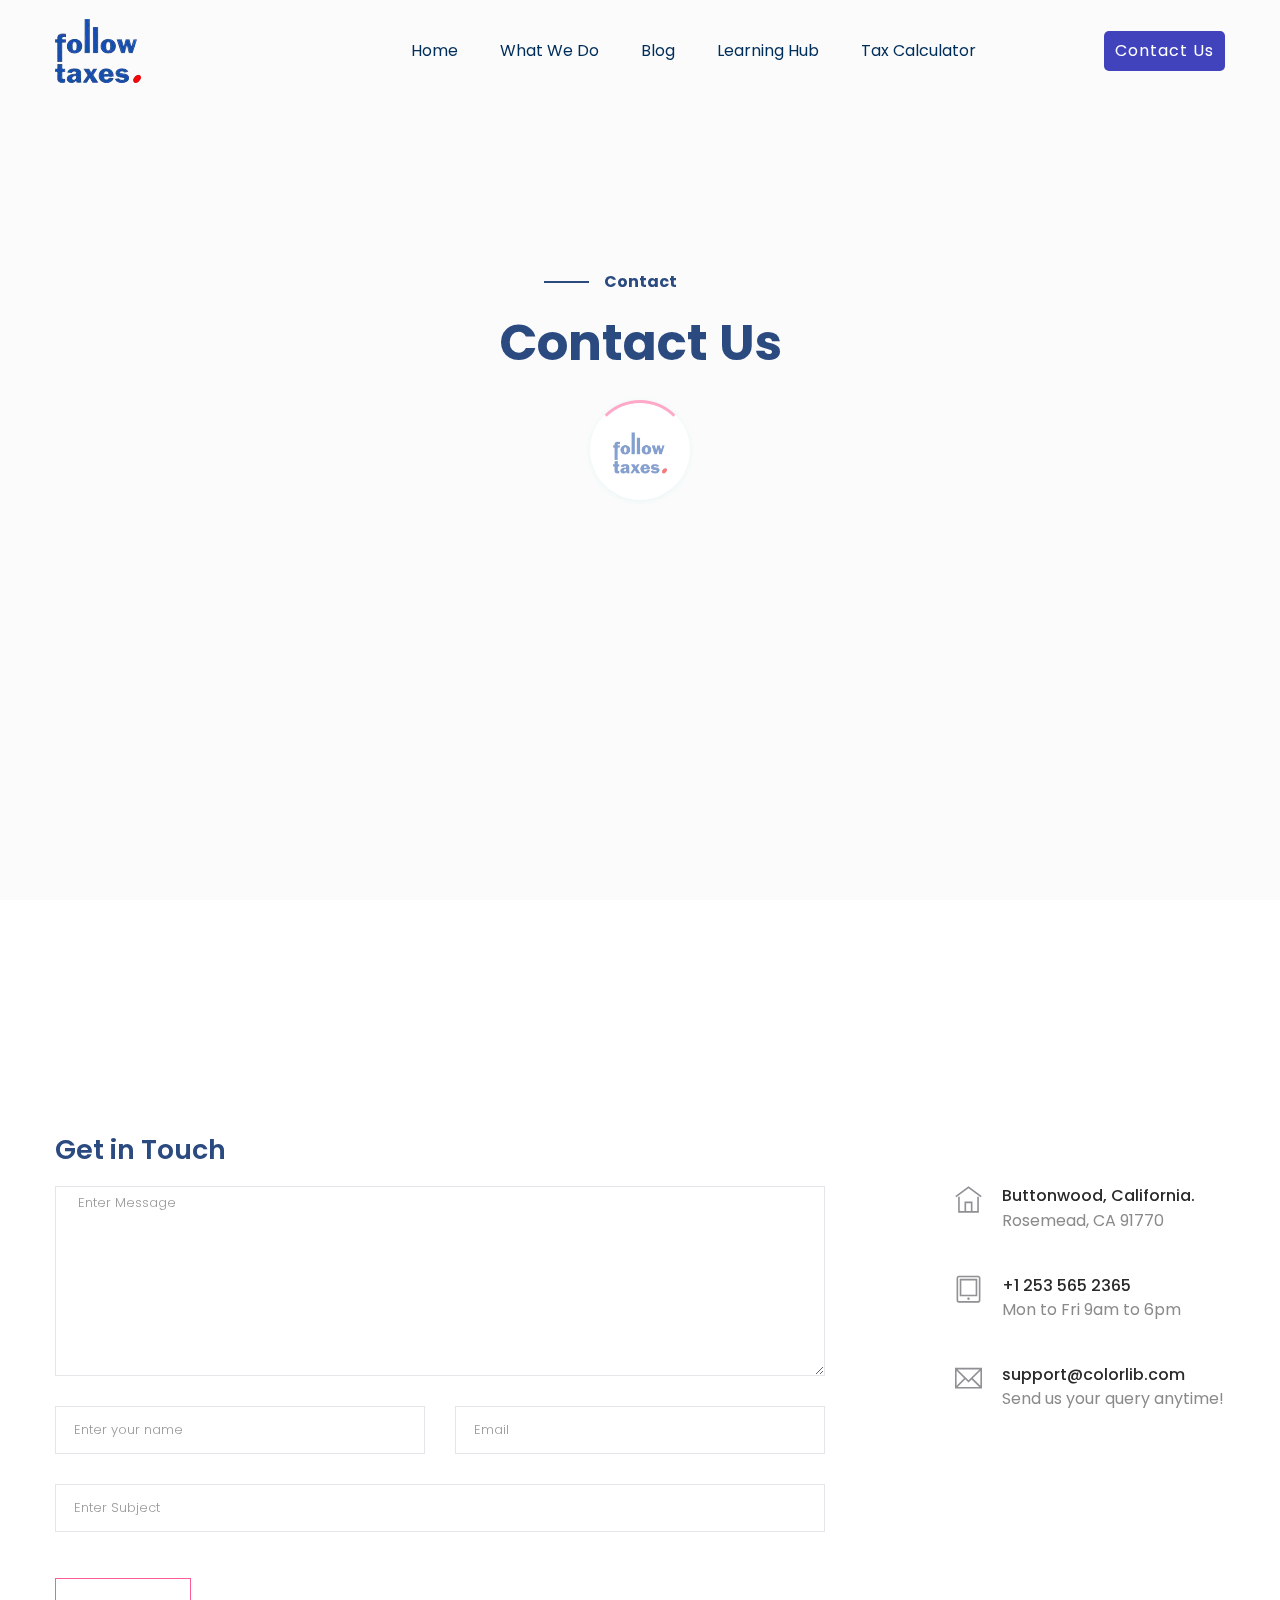
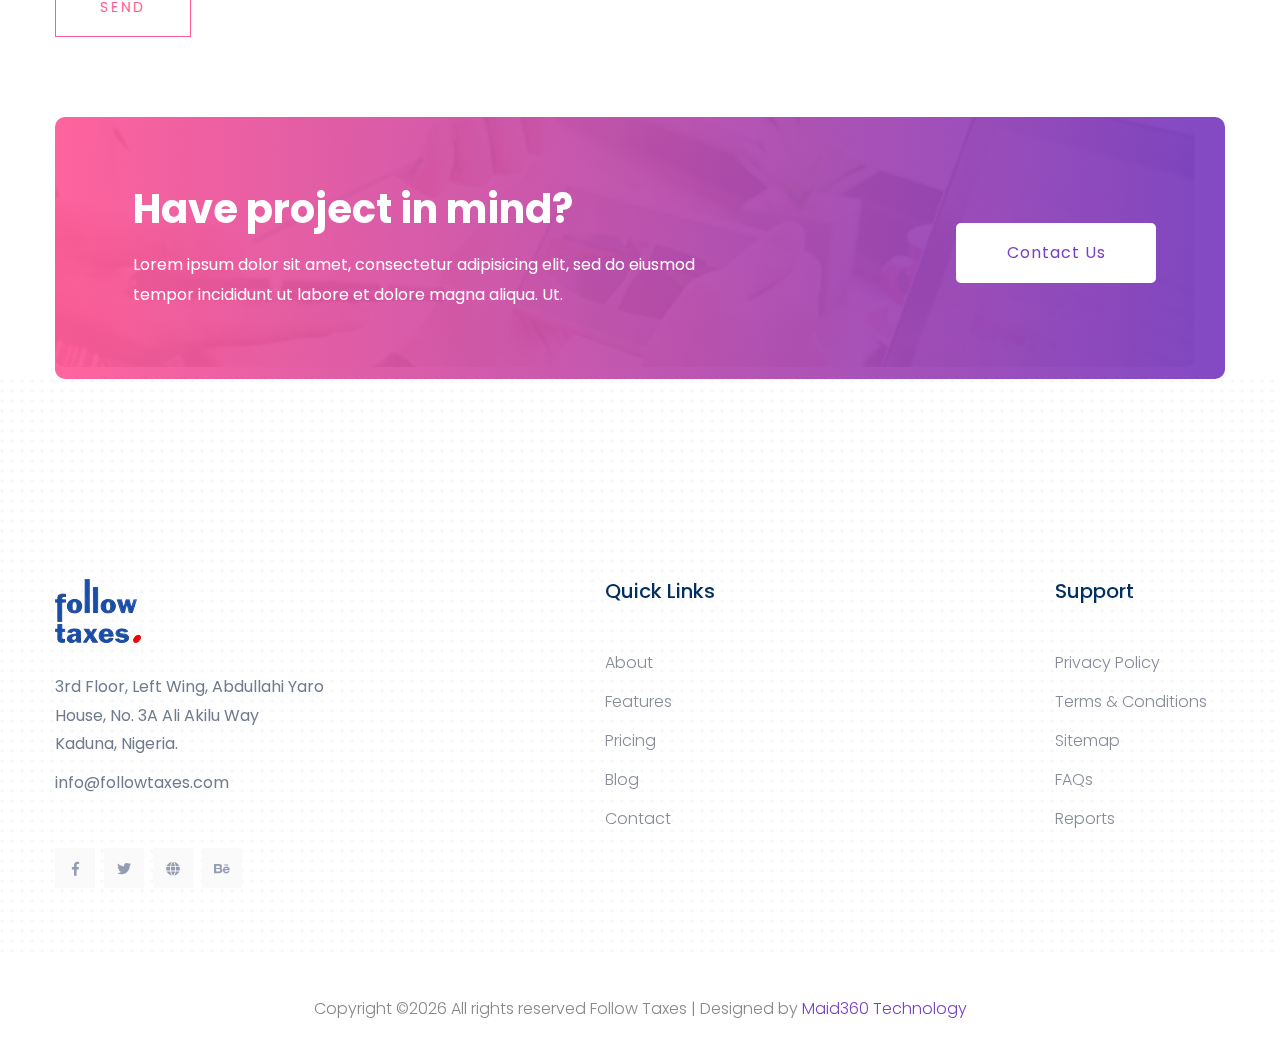
<file: contact.html>
<!doctype html>
<html class="no-js" lang="zxx">

<head>
    <meta charset="utf-8">
        <meta http-equiv="x-ua-compatible" content="ie=edge">
        <title>Follow Taxes </title>
        <meta name="description" content="">
        <meta name="viewport" content="width=device-width, initial-scale=1">

        <link rel="manifest" href="site.webmanifest">
        <link rel="shortcut icon" type="image/x-icon" href="assets/img/cropped-pv.png">

		<!-- CSS here -->
            <link rel="stylesheet" href="assets/css/bootstrap.min.css">
            <link rel="stylesheet" href="assets/css/owl.carousel.min.css">
            <link rel="stylesheet" href="assets/css/flaticon.css">
            <link rel="stylesheet" href="assets/css/slicknav.css">
            <link rel="stylesheet" href="assets/css/animate.min.css">
            <link rel="stylesheet" href="assets/css/magnific-popup.css">
            <link rel="stylesheet" href="assets/css/fontawesome-all.min.css">
            <link rel="stylesheet" href="assets/css/themify-icons.css">
            <link rel="stylesheet" href="assets/css/slick.css">
            <link rel="stylesheet" href="assets/css/nice-select.css">
            <link rel="stylesheet" href="assets/css/style.css">
            <link rel="stylesheet" href="assets/css/responsive.css">
   </head>

   <body>
       
    <!-- Preloader Start -->
    <div id="preloader-active">
        <div class="preloader d-flex align-items-center justify-content-center">
            <div class="preloader-inner position-relative">
                <div class="preloader-circle"></div>
                <div class="preloader-img pere-text">
                    <img src="assets/img/logo/followT-removebg-preview.png" alt="">
                </div>
            </div>
        </div>
    </div>
    <!-- Preloader Start -->
    <header>
        <!-- Header Start -->
       <div class="header-area header-transparrent ">
            <div class="main-header header-sticky">
                <div class="container">
                    <div class="row align-items-center">
                        <!-- Logo -->
                        <div class="col-xl-2 col-lg-2 col-md-1">
                            <div class="logo">
                                <a href="index.html"><img src="assets/img/logo/4lowTaxes.png" alt=""></a>
                            </div>
                        </div>
                        <div class="col-xl-8 col-lg-8 col-md-8">
                            <!-- Main-menu -->
                            <div class="main-menu f-right d-none d-lg-block">
                                <nav> 
                                    <ul id="navigation">    
                                        <li><a href="index.html"> Home</a></li>
                                        <li><a href="about.html">What we do</a></li>
                                        <li><a href="blog.html">Blog</a>
                                            <ul class="submenu">
                                                <li><a href="blog.html">Podcast & Videos</a></li>
                                                <li><a href="single-blog.html">Stories</a></li>
                                            </ul>
                                        </li>
                                        <li><a href="#">Learning Hub</a>
                                            <ul class="submenu">
                                                <li><a href="elements.html">Topics</a></li>
                                                <li><a href="services.html">FAQ</a></li>
                                                <li><a href="services.html">Reports</a></li>
                                                <li><a href="services.html">Infographics</a></li>
                                            </ul>
                                        </li>
                                        <li><a href="#">Tax Calculator</a></li>
                                    </ul>
                                </nav>
                            </div>
                        </div>             
                        <div class="col-xl-2 col-lg-2 col-md-3">
                            <div class="header-right-btn f-right d-none d-lg-block">
                                <a href="contact.html" class="btn header-btn">Contact Us</a>
                            </div>
                        </div>
                        <!-- Mobile Menu -->
                        <div class="col-12">
                            <div class="mobile_menu d-block d-lg-none"></div>
                        </div>
                    </div>
                </div>
            </div>
       </div>
        <!-- Header End -->
    </header>

    <!-- Slider Area Start-->
    <div class="services-area">
        <div class="container">
            <!-- Section-tittle -->
            <div class="row d-flex justify-content-center">
                <div class="col-lg-8">
                    <div class="section-tittle text-center mb-80">
                        <span>Contact</span>
                        <h2>Contact Us​</h2>
                    </div>
                </div>
            </div>
        </div>
    </div>
    <!-- Slider Area End-->

    <!-- ================ contact section start ================= -->
    <section class="contact-section">
            <div class="container">
                <div class="d-none d-sm-block mb-5 pb-4 col-lg-12">
                    <iframe src="https://www.google.com/maps/embed?pb=!1m18!1m12!1m3!1d4029.3077608001727!2d7.4278514148353425!3d10.539641266401496!2m3!1f0!2f0!3f0!3m2!1i1024!2i768!4f13.1!3m3!1m2!1s0x11b2caade9cf1f9f%3A0x6c145d0b51c6f7c9!2sFollow%20Taxes!5e1!3m2!1sen!2snl!4v1638681417753!5m2!1sen!2snl" width="800" height="600" style="border:0;" allowfullscreen="" loading="lazy"></iframe>
    
                </div>  
                
    
    
                <div class="row">
                    <div class="col-12">
                        <h2 class="contact-title">Get in Touch</h2>
                    </div>
                    <div class="col-lg-8">
                        <form class="form-contact contact_form" action="contact_process.php" method="post" id="contactForm" novalidate="novalidate">
                            <div class="row">
                                <div class="col-12">
                                    <div class="form-group">
                                        <textarea class="form-control w-100" name="message" id="message" cols="30" rows="9" onfocus="this.placeholder = ''" onblur="this.placeholder = 'Enter Message'" placeholder=" Enter Message"></textarea>
                                    </div>
                                </div>
                                <div class="col-sm-6">
                                    <div class="form-group">
                                        <input class="form-control valid" name="name" id="name" type="text" onfocus="this.placeholder = ''" onblur="this.placeholder = 'Enter your name'" placeholder="Enter your name">
                                    </div>
                                </div>
                                <div class="col-sm-6">
                                    <div class="form-group">
                                        <input class="form-control valid" name="email" id="email" type="email" onfocus="this.placeholder = ''" onblur="this.placeholder = 'Enter email address'" placeholder="Email">
                                    </div>
                                </div>
                                <div class="col-12">
                                    <div class="form-group">
                                        <input class="form-control" name="subject" id="subject" type="text" onfocus="this.placeholder = ''" onblur="this.placeholder = 'Enter Subject'" placeholder="Enter Subject">
                                    </div>
                                </div>
                            </div>
                            <div class="form-group mt-3">
                                <button type="submit" class="button button-contactForm boxed-btn">Send</button>
                            </div>
                        </form>
                    </div>
                    <div class="col-lg-3 offset-lg-1">
                        <div class="media contact-info">
                            <span class="contact-info__icon"><i class="ti-home"></i></span>
                            <div class="media-body">
                                <h3>Buttonwood, California.</h3>
                                <p>Rosemead, CA 91770</p>
                            </div>
                        </div>
                        <div class="media contact-info">
                            <span class="contact-info__icon"><i class="ti-tablet"></i></span>
                            <div class="media-body">
                                <h3>+1 253 565 2365</h3>
                                <p>Mon to Fri 9am to 6pm</p>
                            </div>
                        </div>
                        <div class="media contact-info">
                            <span class="contact-info__icon"><i class="ti-email"></i></span>
                            <div class="media-body">
                                <h3>support@colorlib.com</h3>
                                <p>Send us your query anytime!</p>
                            </div>
                        </div>
                    </div>
                </div>
            </div>
        </section>
    <!-- ================ contact section end ================= -->
    
         <!-- have-project Start-->
         <div class="have-project pt-50">
            <div class="container">
                <div class="haveAproject"  data-background="assets/img/team/have.jpg">
                    <div class="row d-flex align-items-center">
                        <div class="col-xl-7 col-lg-9 col-md-12">
                            <div class="wantToWork-caption">
                                <h2>Have project in mind?</h2>
                                <p>Lorem ipsum dolor sit amet, consectetur adipisicing elit, sed do eiusmod tempor incididunt ut labore et dolore magna aliqua. Ut.</p>
                            </div>
                        </div>
                        <div class="col-xl-5 col-lg-3 col-md-12">
                           <div class="wantToWork-btn f-right">
                                <a href="#" class="btn btn-ans">Contact Us</a>
                           </div>
                        </div>
                    </div>
                </div>
                
            </div>
        </div>
        <!-- have-project End -->
    
        <footer>

            <!-- Footer Start-->
           <div class="footer-main" data-background="assets/img/shape/footer_bg.png">
            <div class="footer-area footer-padding">
                <div class="container">
                    <div class="row d-flex justify-content-between">
                        <div class="col-lg-3 col-md-4 col-sm-8">
                           <div class="single-footer-caption mb-50">
                             <div class="single-footer-caption mb-30">
                                  <!-- logo -->
                                 <div class="footer-logo">
                                     <a href="index.html"><img src="assets/img/logo/4lowTaxes.png" alt=""></a>
                                 </div>
                                 <div class="footer-tittle">
                                     <div class="footer-pera">
                                         <p class="info1">3rd Floor, Left Wing, Abdullahi Yaro House, No. 3A Ali Akilu Way <br> Kaduna, Nigeria.</p>
                                         <p class="info2">info@followtaxes.com</p>
                                    </div>
                                 </div>
                                 <div class="footer-social">
                                    <a href="#"><i class="fab fa-facebook-f"></i></a>
                                    <a href="#"><i class="fab fa-twitter"></i></a>
                                    <a href="#"><i class="fas fa-globe"></i></a>
                                    <a href="#"><i class="fab fa-behance"></i></a>
                                </div>
                             </div>
                           </div>
                        </div>
                        <div class="col-lg-2 col-md-6 col-sm-5">
                            <div class="single-footer-caption mb-50">
                                <div class="footer-tittle">
                                    <h4>Quick Links</h4>
                                    <ul>
                                        <li><a href="about.html">About</a></li>
                                        <li><a href="about.html">Features</a></li>
                                        <li><a href="single-blog.html">Pricing</a></li>
                                        <li><a href="blog.html">Blog</a></li>
                                        <li><a href="#">Contact</a></li>
                                    </ul>
                                </div>
                            </div>
                        </div>
                        <div class="col-lg-2 col-md-6 col-sm-7">
                            <div class="single-footer-caption mb-50">
                                <div class="footer-tittle">
                                    <h4>Support</h4>
                                    <ul>
                                        <li><a href="#">Privacy Policy</a></li>
                                        <li><a href="#">Terms & Conditions</a></li>
                                        <li><a href="#"> Sitemap</a></li>
                                        <li><a href="#">FAQs</a></li>
                                        <li><a href="#">Reports</a></li>
                                    </ul>
                                </div>
                            </div>
                        </div>
                        
                            </div>
                        </div>
                    </div>
                </div>
            </div>
            <!-- footer-bottom aera -->
            <div class="footer-bottom-area footer-bg">
                <div class="container">
                    <div class="footer-border">
                         <div class="row d-flex align-items-center">
                             <div class="col-xl-12 ">
                                 <div class="footer-copy-right text-center">
                                     <p><!-- Link back to Colorlib can't be removed. Template is licensed under CC BY 3.0. -->
      Copyright &copy;<script>document.write(new Date().getFullYear());</script> All rights reserved Follow Taxes | Designed  by <a href="www.linkedin.com/in/mbannama" target="_blank">Maid360 Technology</a>
      <!-- Link back to Colorlib can't be removed. Template is licensed under CC BY 3.0. --></p>
                                 </div>
                             </div>
                         </div>
                    </div>
                </div>
            </div>
          </div>
            <!-- Footer End-->
     
        </footer>

    <!-- JS here -->
	
		<!-- All JS Custom Plugins Link Here here -->
        <script src="./assets/js/vendor/modernizr-3.5.0.min.js"></script>
		
		<!-- Jquery, Popper, Bootstrap -->
		<script src="./assets/js/vendor/jquery-1.12.4.min.js"></script>
        <script src="./assets/js/popper.min.js"></script>
        <script src="./assets/js/bootstrap.min.js"></script>
	    <!-- Jquery Mobile Menu -->
        <script src="./assets/js/jquery.slicknav.min.js"></script>

		<!-- Jquery Slick , Owl-Carousel Plugins -->
        <script src="./assets/js/owl.carousel.min.js"></script>
        <script src="./assets/js/slick.min.js"></script>
        
		<!-- One Page, Animated-HeadLin -->
        <script src="./assets/js/wow.min.js"></script>
		<script src="./assets/js/animated.headline.js"></script>
		
		<!-- Scrollup, nice-select, sticky -->
        <script src="./assets/js/jquery.scrollUp.min.js"></script>
        <script src="./assets/js/jquery.nice-select.min.js"></script>
		<script src="./assets/js/jquery.sticky.js"></script>
        <script src="./assets/js/jquery.magnific-popup.js"></script>

        <!-- contact js -->
        <script src="./assets/js/contact.js"></script>
        <script src="./assets/js/jquery.form.js"></script>
        <script src="./assets/js/jquery.validate.min.js"></script>
        <script src="./assets/js/mail-script.js"></script>
        <script src="./assets/js/jquery.ajaxchimp.min.js"></script>
        
		<!-- Jquery Plugins, main Jquery -->	
        <script src="./assets/js/plugins.js"></script>
        <script src="./assets/js/main.js"></script>
        
    </body>
    
    </html>
</file>
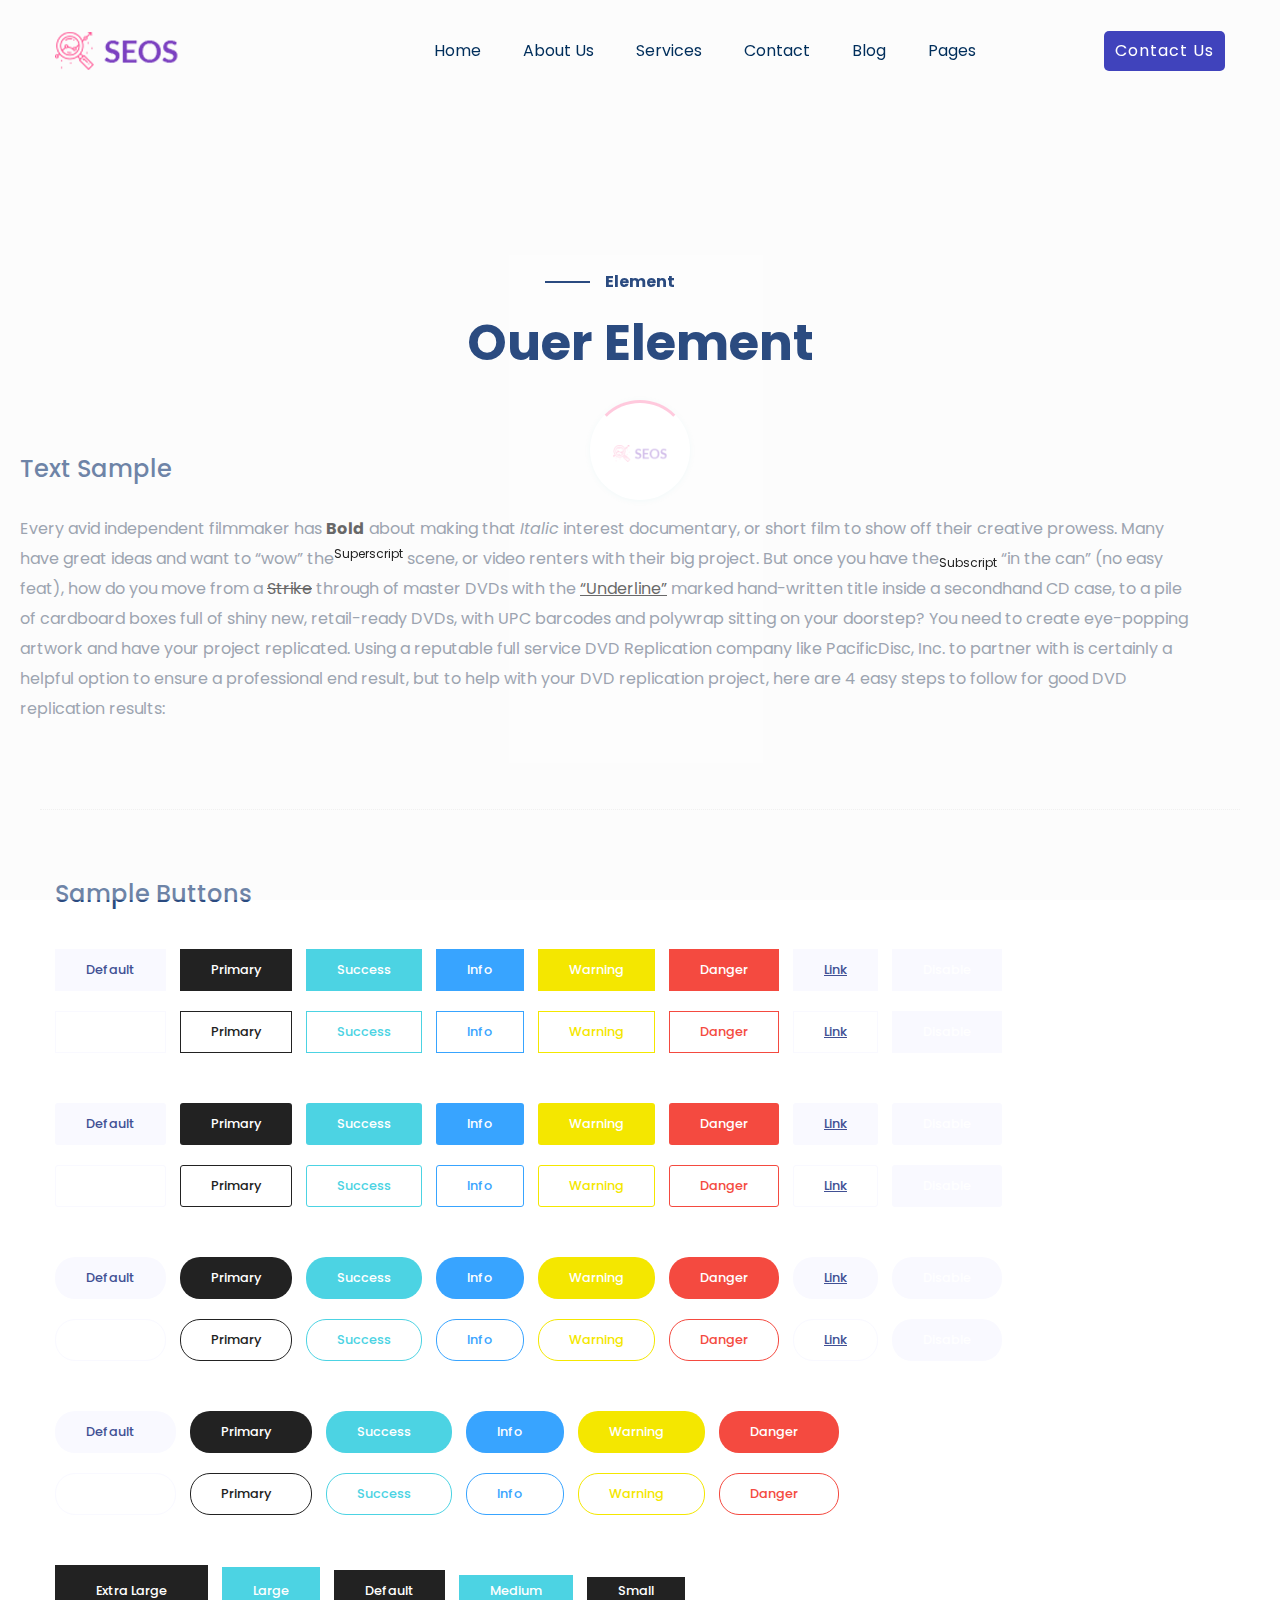
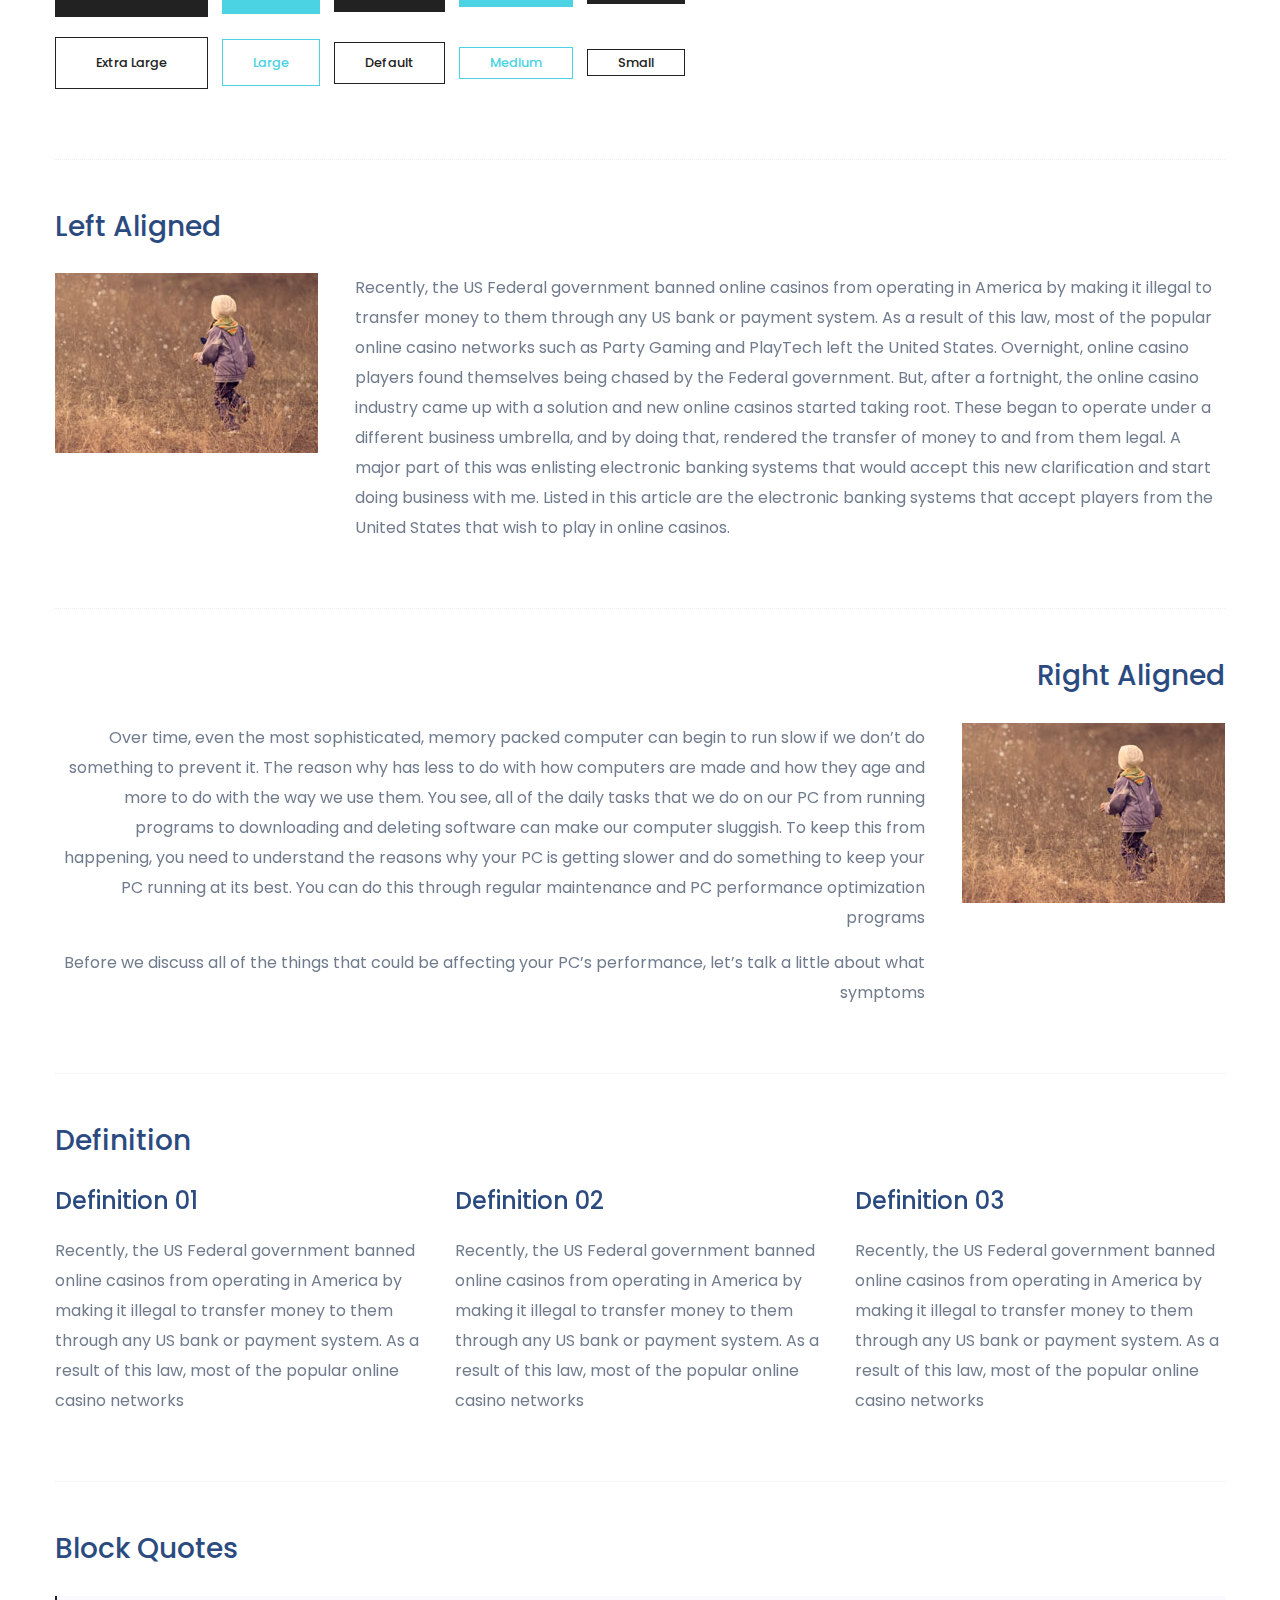
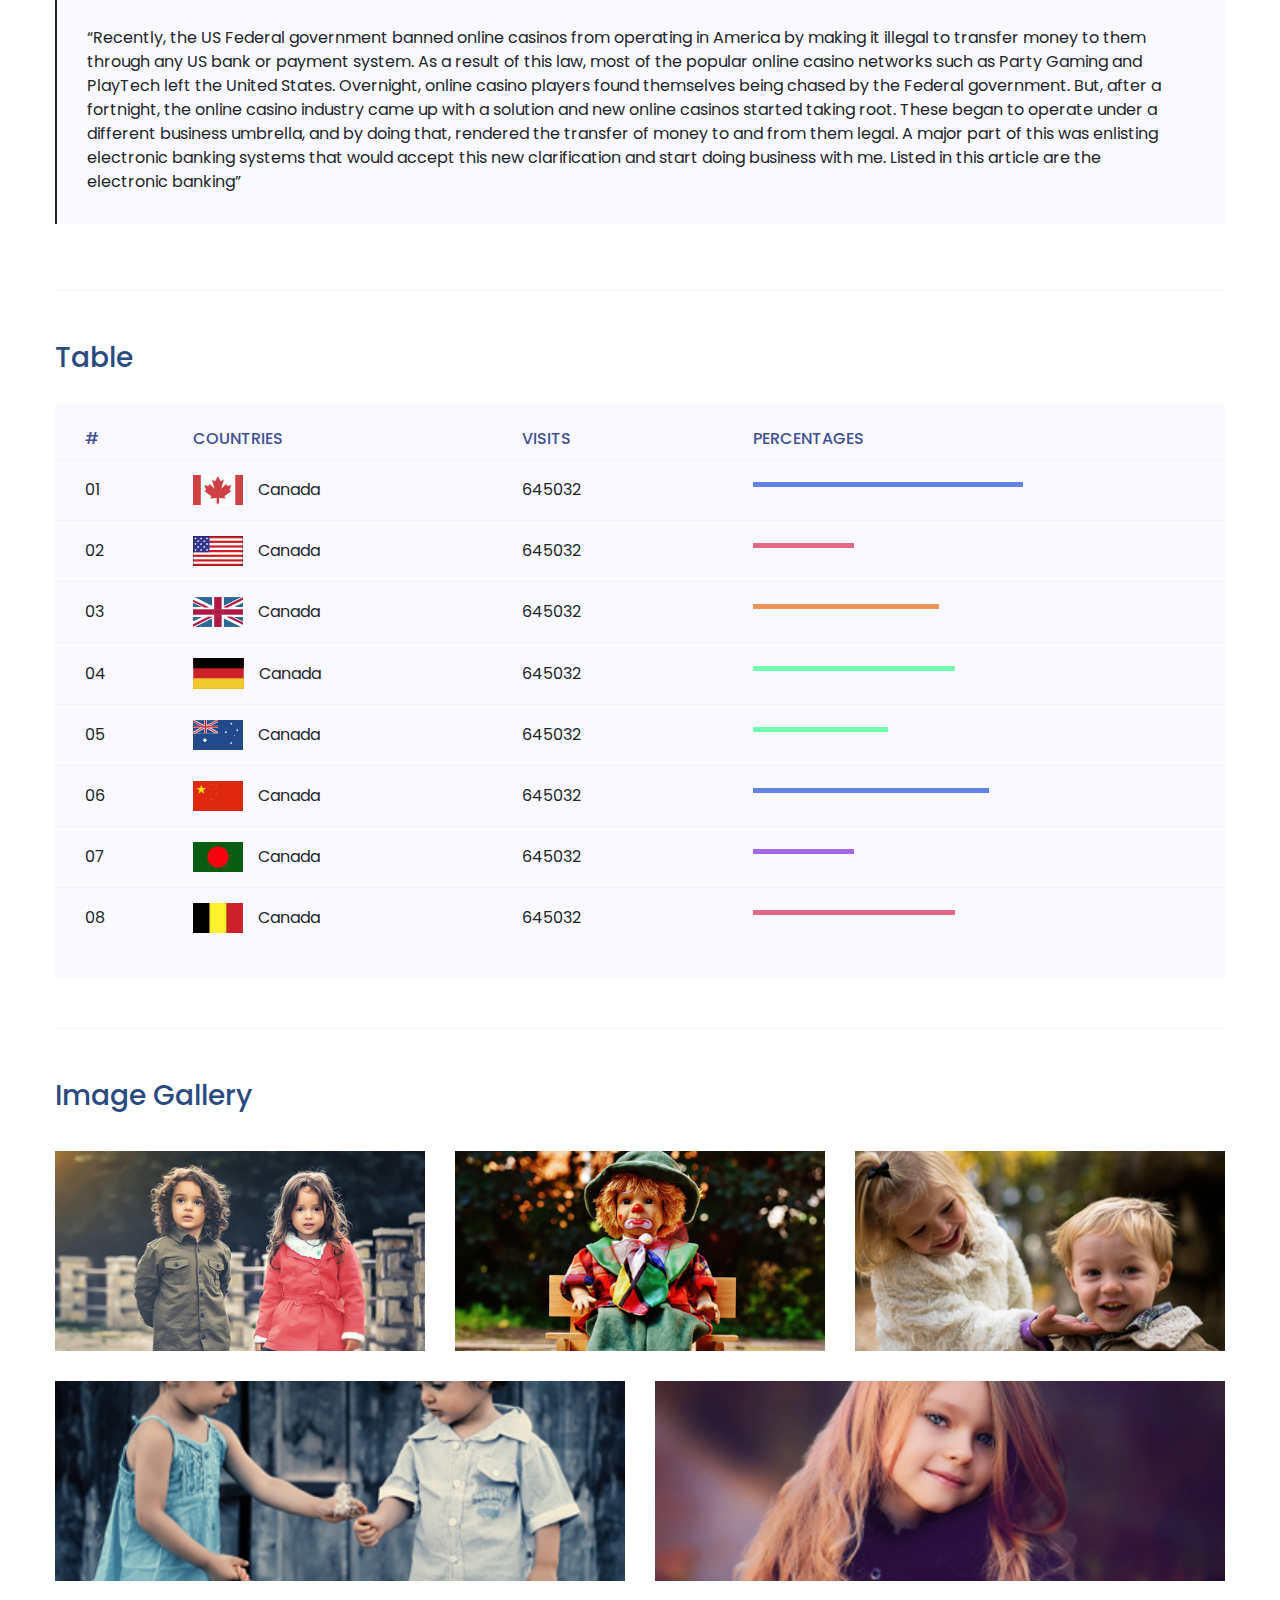
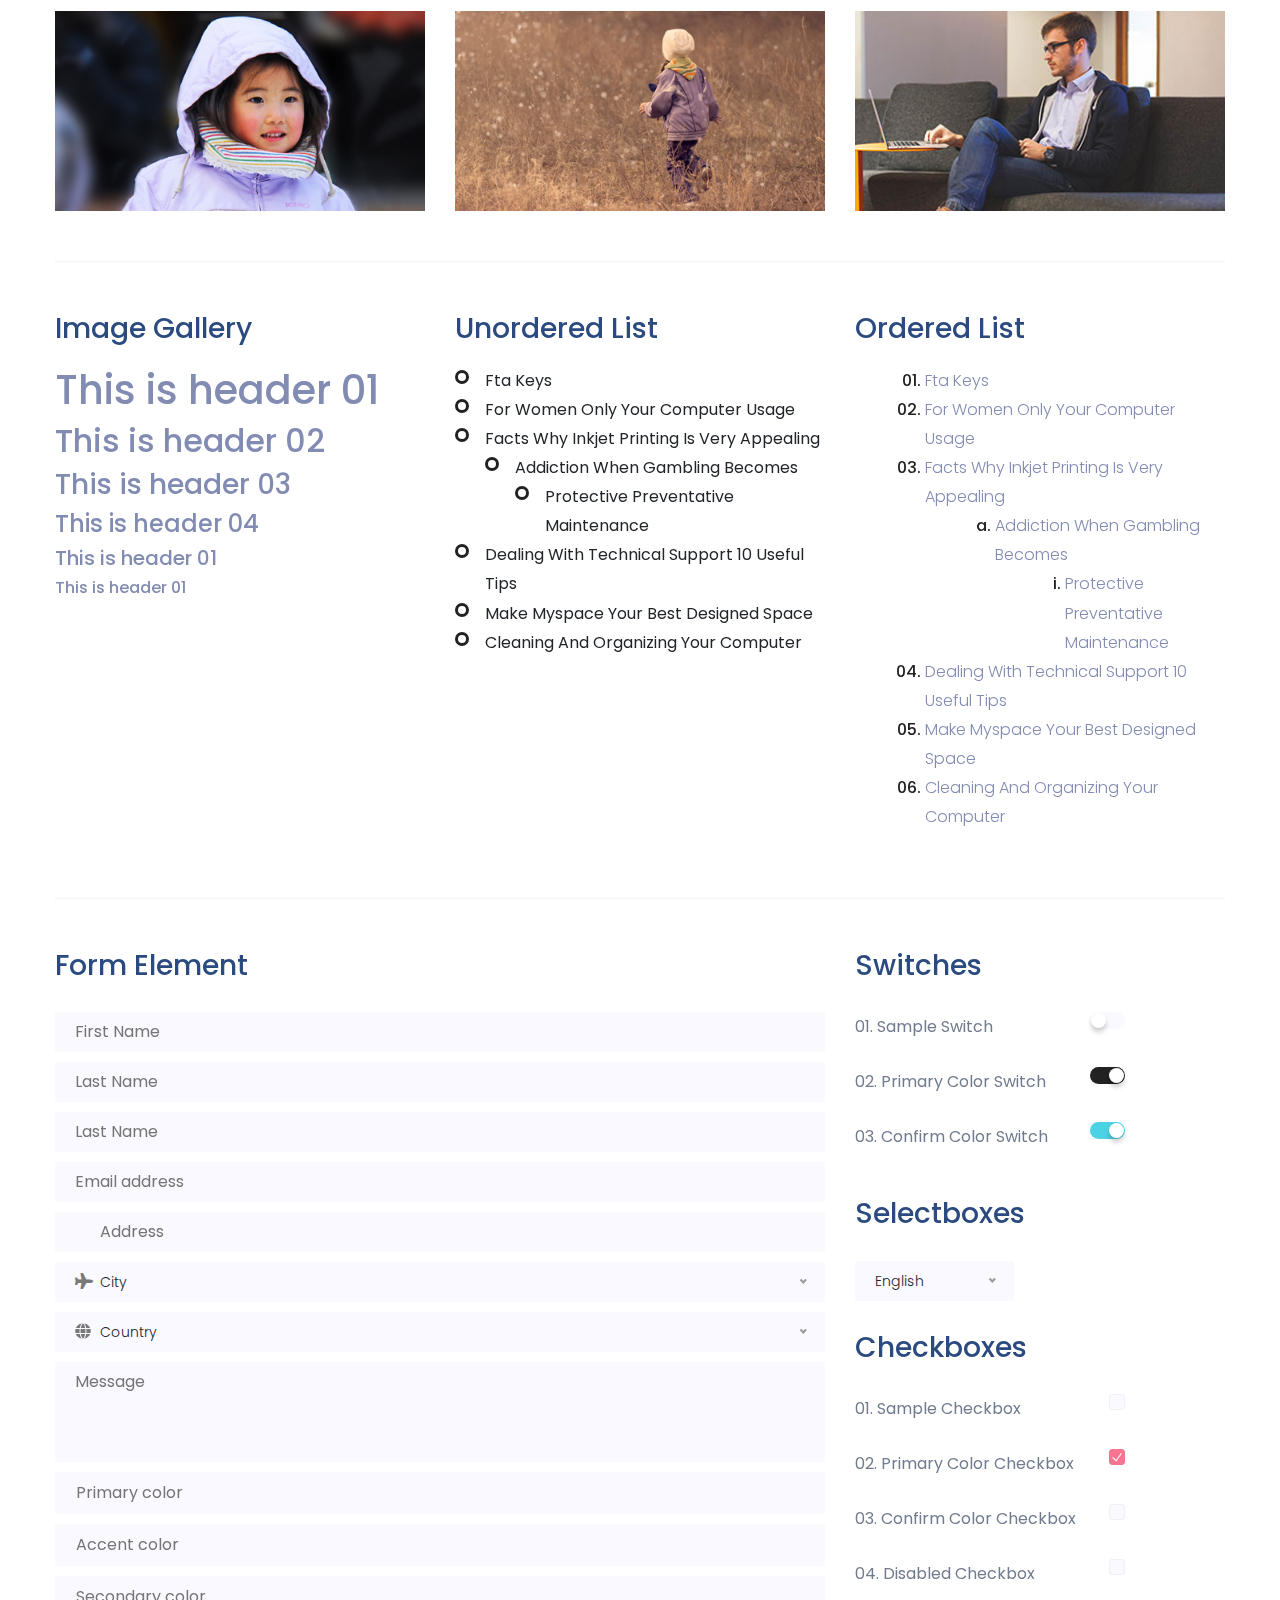
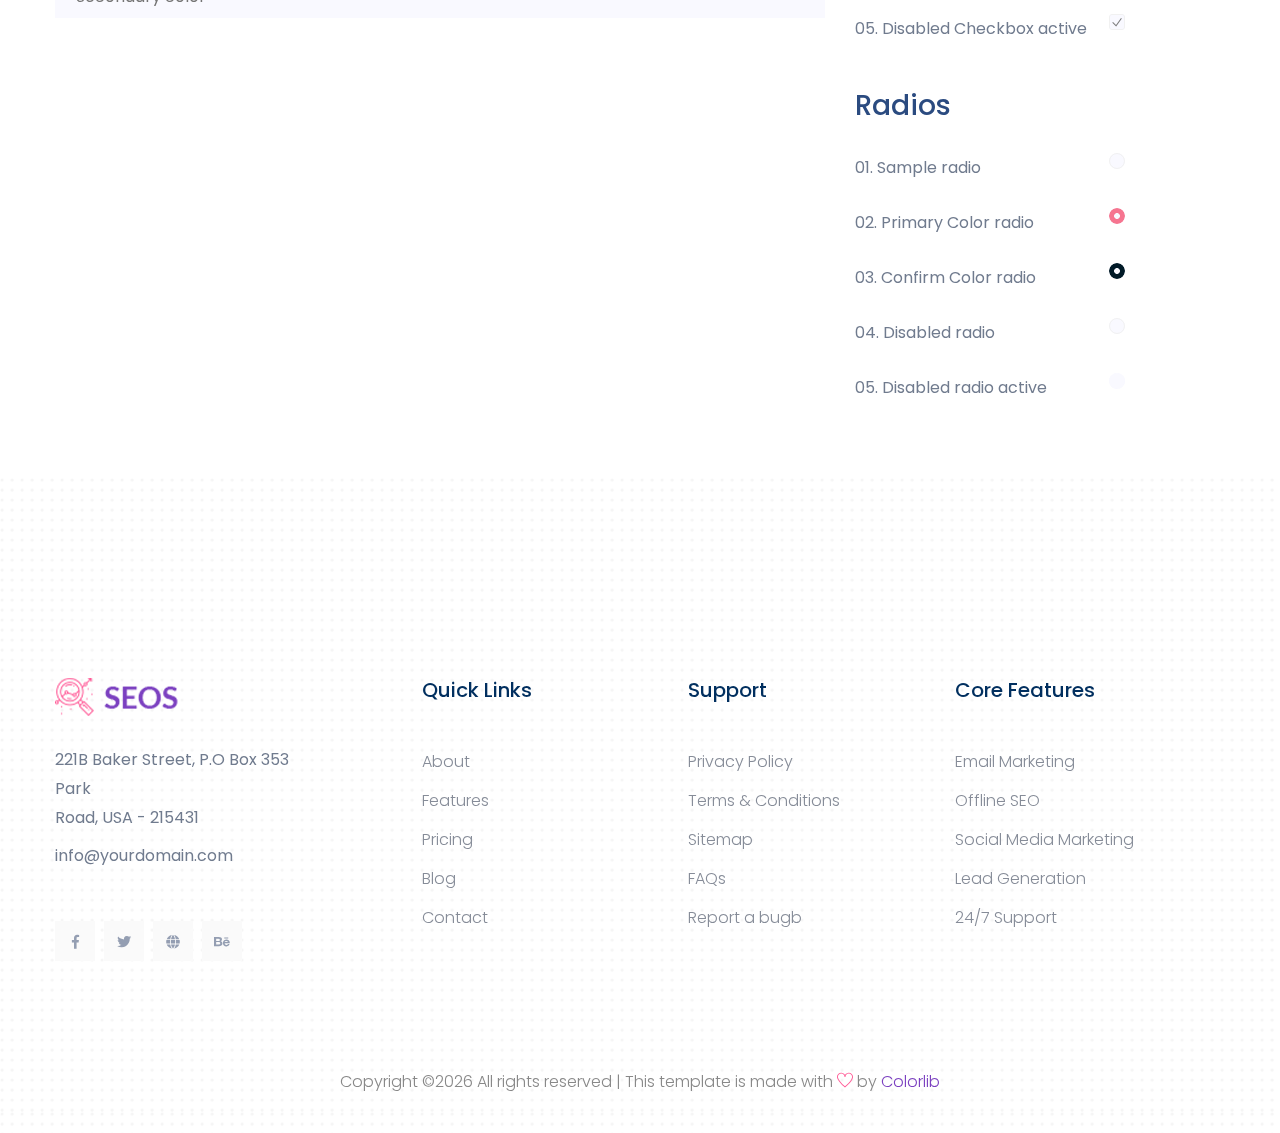
<file: elements.html>
<!doctype html>
<html class="no-js" lang="zxx">

<head>
	<meta charset="utf-8">
	<meta http-equiv="x-ua-compatible" content="ie=edge">
	<title>SEO HTML-5 Template </title>
	<meta name="description" content="">
	<meta name="viewport" content="width=device-width, initial-scale=1">

	<!-- <link rel="manifest" href="site.webmanifest"> -->
	<link rel="shortcut icon" type="image/x-icon" href="assets/img/favicon.ico">
	<!-- Place favicon.ico in the root directory -->

	
 <!-- CSS here -->
   <link rel="stylesheet" href="assets/css/bootstrap.min.css">
   <link rel="stylesheet" href="assets/css/owl.carousel.min.css">
   <link rel="stylesheet" href="assets/css/slicknav.css">
   <link rel="stylesheet" href="assets/css/animate.min.css">
   <link rel="stylesheet" href="assets/css/magnific-popup.css">
   <link rel="stylesheet" href="assets/css/fontawesome-all.min.css">
   <link rel="stylesheet" href="assets/css/themify-icons.css">
   <link rel="stylesheet" href="assets/css/slick.css">
   <link rel="stylesheet" href="assets/css/nice-select.css">
   <link rel="stylesheet" href="assets/css/style.css">
   <link rel="stylesheet" href="assets/css/responsive.css">
</head>

<body>
	
    <!-- Preloader Start -->
    <div id="preloader-active">
        <div class="preloader d-flex align-items-center justify-content-center">
            <div class="preloader-inner position-relative">
                <div class="preloader-circle"></div>
                <div class="preloader-img pere-text">
                    <img src="assets/img/logo/logo.png" alt="">
                </div>
            </div>
        </div>
    </div>
    <!-- Preloader Start -->
	
    <header>
        <!-- Header Start -->
       <div class="header-area header-transparrent ">
            <div class="main-header header-sticky">
                <div class="container">
                    <div class="row align-items-center">
                        <!-- Logo -->
                        <div class="col-xl-2 col-lg-2 col-md-1">
                            <div class="logo">
                                <a href="index.html"><img src="assets/img/logo/logo.png" alt=""></a>
                            </div>
                        </div>
                        <div class="col-xl-8 col-lg-8 col-md-8">
                            <!-- Main-menu -->
                            <div class="main-menu f-right d-none d-lg-block">
                                <nav> 
                                    <ul id="navigation">    
                                        <li><a href="index.html"> Home</a></li>
                                        <li><a href="about.html">About Us</a></li>
                                        <li><a href="services.html">Services</a></li>
                                        <li><a href="#">Contact</a></li>
                                        <li><a href="blog.html">Blog</a>
                                            <ul class="submenu">
                                                <li><a href="blog.html">Blog</a></li>
                                                <li><a href="single-blog.html">Blog Details</a></li>
                                            </ul>
                                        </li>
                                        <li><a href="#">Pages</a>
                                            <ul class="submenu">
                                                <li><a href="elements.html">Element</a></li>
                                            </ul>
                                        </li>
                                    </ul>
                                </nav>
                            </div>
                        </div>             
                        <div class="col-xl-2 col-lg-2 col-md-3">
                            <div class="header-right-btn f-right d-none d-lg-block">
                                <a href="#" class="btn header-btn">Contact Us</a>
                            </div>
                        </div>
                        <!-- Mobile Menu -->
                        <div class="col-12">
                            <div class="mobile_menu d-block d-lg-none"></div>
                        </div>
                    </div>
                </div>
            </div>
       </div>
        <!-- Header End -->
	</header>
	
	<!-- Slider Area Start-->
	<div class="services-area">
		<div class="container">
			<!-- Section-tittle -->
			<div class="row d-flex justify-content-center">
				<div class="col-lg-8">
					<div class="section-tittle text-center mb-80">
						<span>Element</span>
						<h2>Ouer Element​</h2>
					</div>
				</div>
			</div>
		</div>
	</div>
	<!-- Slider Area End-->

	<!-- Start Sample Area -->
	<section class="sample-text-area">
		<div class="container box_1170">
			<h3 class="text-heading">Text Sample</h3>
			<p class="sample-text">
				Every avid independent filmmaker has <b>Bold</b> about making that <i>Italic</i> interest documentary,
				or short
				film to show off their creative prowess. Many have great ideas and want to “wow”
				the<sup>Superscript</sup> scene,
				or video renters with their big project. But once you have the<sub>Subscript</sub> “in the can” (no easy
				feat), how
				do you move from a <del>Strike</del> through of master DVDs with the <u>“Underline”</u> marked
				hand-written title
				inside a secondhand CD case, to a pile of cardboard boxes full of shiny new, retail-ready DVDs, with UPC
				barcodes
				and polywrap sitting on your doorstep? You need to create eye-popping artwork and have your project
				replicated.
				Using a reputable full service DVD Replication company like PacificDisc, Inc. to partner with is
				certainly a
				helpful option to ensure a professional end result, but to help with your DVD replication project, here
				are 4 easy
				steps to follow for good DVD replication results:

			</p>
		</div>
	</section>
	<!-- End Sample Area -->

	<!-- Start Button -->
	<section class="button-area">
		<div class="container box_1170 border-top-generic">
			<h3 class="text-heading">Sample Buttons</h3>
			<div class="button-group-area">
				<a href="#" class="genric-btn default">Default</a>
				<a href="#" class="genric-btn primary">Primary</a>
				<a href="#" class="genric-btn success">Success</a>
				<a href="#" class="genric-btn info">Info</a>
				<a href="#" class="genric-btn warning">Warning</a>
				<a href="#" class="genric-btn danger">Danger</a>
				<a href="#" class="genric-btn link">Link</a>
				<a href="#" class="genric-btn disable">Disable</a>
			</div>
			<div class="button-group-area mt-10">
				<a href="#" class="genric-btn default-border">Default</a>
				<a href="#" class="genric-btn primary-border">Primary</a>
				<a href="#" class="genric-btn success-border">Success</a>
				<a href="#" class="genric-btn info-border">Info</a>
				<a href="#" class="genric-btn warning-border">Warning</a>
				<a href="#" class="genric-btn danger-border">Danger</a>
				<a href="#" class="genric-btn link-border">Link</a>
				<a href="#" class="genric-btn disable">Disable</a>
			</div>
			<div class="button-group-area mt-40">
				<a href="#" class="genric-btn default radius">Default</a>
				<a href="#" class="genric-btn primary radius">Primary</a>
				<a href="#" class="genric-btn success radius">Success</a>
				<a href="#" class="genric-btn info radius">Info</a>
				<a href="#" class="genric-btn warning radius">Warning</a>
				<a href="#" class="genric-btn danger radius">Danger</a>
				<a href="#" class="genric-btn link radius">Link</a>
				<a href="#" class="genric-btn disable radius">Disable</a>
			</div>
			<div class="button-group-area mt-10">
				<a href="#" class="genric-btn default-border radius">Default</a>
				<a href="#" class="genric-btn primary-border radius">Primary</a>
				<a href="#" class="genric-btn success-border radius">Success</a>
				<a href="#" class="genric-btn info-border radius">Info</a>
				<a href="#" class="genric-btn warning-border radius">Warning</a>
				<a href="#" class="genric-btn danger-border radius">Danger</a>
				<a href="#" class="genric-btn link-border radius">Link</a>
				<a href="#" class="genric-btn disable radius">Disable</a>
			</div>
			<div class="button-group-area mt-40">
				<a href="#" class="genric-btn default circle">Default</a>
				<a href="#" class="genric-btn primary circle">Primary</a>
				<a href="#" class="genric-btn success circle">Success</a>
				<a href="#" class="genric-btn info circle">Info</a>
				<a href="#" class="genric-btn warning circle">Warning</a>
				<a href="#" class="genric-btn danger circle">Danger</a>
				<a href="#" class="genric-btn link circle">Link</a>
				<a href="#" class="genric-btn disable circle">Disable</a>
			</div>
			<div class="button-group-area mt-10">
				<a href="#" class="genric-btn default-border circle">Default</a>
				<a href="#" class="genric-btn primary-border circle">Primary</a>
				<a href="#" class="genric-btn success-border circle">Success</a>
				<a href="#" class="genric-btn info-border circle">Info</a>
				<a href="#" class="genric-btn warning-border circle">Warning</a>
				<a href="#" class="genric-btn danger-border circle">Danger</a>
				<a href="#" class="genric-btn link-border circle">Link</a>
				<a href="#" class="genric-btn disable circle">Disable</a>
			</div>
			<div class="button-group-area mt-40">
				<a href="#" class="genric-btn default circle arrow">Default<span class="lnr lnr-arrow-right"></span></a>
				<a href="#" class="genric-btn primary circle arrow">Primary<span class="lnr lnr-arrow-right"></span></a>
				<a href="#" class="genric-btn success circle arrow">Success<span class="lnr lnr-arrow-right"></span></a>
				<a href="#" class="genric-btn info circle arrow">Info<span class="lnr lnr-arrow-right"></span></a>
				<a href="#" class="genric-btn warning circle arrow">Warning<span class="lnr lnr-arrow-right"></span></a>
				<a href="#" class="genric-btn danger circle arrow">Danger<span class="lnr lnr-arrow-right"></span></a>
			</div>
			<div class="button-group-area mt-10">
				<a href="#" class="genric-btn default-border circle arrow">Default<span
						class="lnr lnr-arrow-right"></span></a>
				<a href="#" class="genric-btn primary-border circle arrow">Primary<span
						class="lnr lnr-arrow-right"></span></a>
				<a href="#" class="genric-btn success-border circle arrow">Success<span
						class="lnr lnr-arrow-right"></span></a>
				<a href="#" class="genric-btn info-border circle arrow">Info<span
						class="lnr lnr-arrow-right"></span></a>
				<a href="#" class="genric-btn warning-border circle arrow">Warning<span
						class="lnr lnr-arrow-right"></span></a>
				<a href="#" class="genric-btn danger-border circle arrow">Danger<span
						class="lnr lnr-arrow-right"></span></a>
			</div>
			<div class="button-group-area mt-40">
				<a href="#" class="genric-btn primary e-large">Extra Large</a>
				<a href="#" class="genric-btn success large">Large</a>
				<a href="#" class="genric-btn primary">Default</a>
				<a href="#" class="genric-btn success medium">Medium</a>
				<a href="#" class="genric-btn primary small">Small</a>
			</div>
			<div class="button-group-area mt-10">
				<a href="#" class="genric-btn primary-border e-large">Extra Large</a>
				<a href="#" class="genric-btn success-border large">Large</a>
				<a href="#" class="genric-btn primary-border">Default</a>
				<a href="#" class="genric-btn success-border medium">Medium</a>
				<a href="#" class="genric-btn primary-border small">Small</a>
			</div>
		</div>
	</section>
	<!-- End Button -->

	<!-- Start Align Area -->
	<div class="whole-wrap">
		<div class="container box_1170">
			<div class="section-top-border">
				<h3 class="mb-30">Left Aligned</h3>
				<div class="row">
					<div class="col-md-3">
						<img src="assets/img/elements/d.jpg" alt="" class="img-fluid">
					</div>
					<div class="col-md-9 mt-sm-20">
						<p>Recently, the US Federal government banned online casinos from operating in America by making
							it illegal to
							transfer money to them through any US bank or payment system. As a result of this law, most
							of the popular
							online casino networks such as Party Gaming and PlayTech left the United States. Overnight,
							online casino
							players found themselves being chased by the Federal government. But, after a fortnight, the
							online casino
							industry came up with a solution and new online casinos started taking root. These began to
							operate under a
							different business umbrella, and by doing that, rendered the transfer of money to and from
							them legal. A major
							part of this was enlisting electronic banking systems that would accept this new
							clarification and start doing
							business with me. Listed in this article are the electronic banking systems that accept
							players from the United
							States that wish to play in online casinos.</p>
					</div>
				</div>
			</div>
			<div class="section-top-border text-right">
				<h3 class="mb-30">Right Aligned</h3>
				<div class="row">
					<div class="col-md-9">
						<p class="text-right">Over time, even the most sophisticated, memory packed computer can begin
							to run slow if we
							don’t do something to prevent it. The reason why has less to do with how computers are made
							and how they age and
							more to do with the way we use them. You see, all of the daily tasks that we do on our PC
							from running programs
							to downloading and deleting software can make our computer sluggish. To keep this from
							happening, you need to
							understand the reasons why your PC is getting slower and do something to keep your PC
							running at its best. You
							can do this through regular maintenance and PC performance optimization programs</p>
						<p class="text-right">Before we discuss all of the things that could be affecting your PC’s
							performance, let’s
							talk a little about what symptoms</p>
					</div>
					<div class="col-md-3">
						<img src="assets/img/elements/d.jpg" alt="" class="img-fluid">
					</div>
				</div>
			</div>
			<div class="section-top-border">
				<h3 class="mb-30">Definition</h3>
				<div class="row">
					<div class="col-md-4">
						<div class="single-defination">
							<h4 class="mb-20">Definition 01</h4>
							<p>Recently, the US Federal government banned online casinos from operating in America by
								making it illegal to
								transfer money to them through any US bank or payment system. As a result of this law,
								most of the popular
								online casino networks</p>
						</div>
					</div>
					<div class="col-md-4">
						<div class="single-defination">
							<h4 class="mb-20">Definition 02</h4>
							<p>Recently, the US Federal government banned online casinos from operating in America by
								making it illegal to
								transfer money to them through any US bank or payment system. As a result of this law,
								most of the popular
								online casino networks</p>
						</div>
					</div>
					<div class="col-md-4">
						<div class="single-defination">
							<h4 class="mb-20">Definition 03</h4>
							<p>Recently, the US Federal government banned online casinos from operating in America by
								making it illegal to
								transfer money to them through any US bank or payment system. As a result of this law,
								most of the popular
								online casino networks</p>
						</div>
					</div>
				</div>
			</div>
			<div class="section-top-border">
				<h3 class="mb-30">Block Quotes</h3>
				<div class="row">
					<div class="col-lg-12">
						<blockquote class="generic-blockquote">
							“Recently, the US Federal government banned online casinos from operating in America by
							making it illegal to
							transfer money to them through any US bank or payment system. As a result of this law, most
							of the popular
							online casino networks such as Party Gaming and PlayTech left the United States. Overnight,
							online casino
							players found themselves being chased by the Federal government. But, after a fortnight, the
							online casino
							industry came up with a solution and new online casinos started taking root. These began to
							operate under a
							different business umbrella, and by doing that, rendered the transfer of money to and from
							them legal. A major
							part of this was enlisting electronic banking systems that would accept this new
							clarification and start doing
							business with me. Listed in this article are the electronic banking”
						</blockquote>
					</div>
				</div>
			</div>
			<div class="section-top-border">
				<h3 class="mb-30">Table</h3>
				<div class="progress-table-wrap">
					<div class="progress-table">
						<div class="table-head">
							<div class="serial">#</div>
							<div class="country">Countries</div>
							<div class="visit">Visits</div>
							<div class="percentage">Percentages</div>
						</div>
						<div class="table-row">
							<div class="serial">01</div>
							<div class="country"> <img src="assets/img/elements/f1.jpg" alt="flag">Canada</div>
							<div class="visit">645032</div>
							<div class="percentage">
								<div class="progress">
									<div class="progress-bar color-1" role="progressbar" style="width: 80%"
										aria-valuenow="80" aria-valuemin="0" aria-valuemax="100"></div>
								</div>
							</div>
						</div>
						<div class="table-row">
							<div class="serial">02</div>
							<div class="country"> <img src="assets/img/elements/f2.jpg" alt="flag">Canada</div>
							<div class="visit">645032</div>
							<div class="percentage">
								<div class="progress">
									<div class="progress-bar color-2" role="progressbar" style="width: 30%"
										aria-valuenow="30" aria-valuemin="0" aria-valuemax="100"></div>
								</div>
							</div>
						</div>
						<div class="table-row">
							<div class="serial">03</div>
							<div class="country"> <img src="assets/img/elements/f3.jpg" alt="flag">Canada</div>
							<div class="visit">645032</div>
							<div class="percentage">
								<div class="progress">
									<div class="progress-bar color-3" role="progressbar" style="width: 55%"
										aria-valuenow="55" aria-valuemin="0" aria-valuemax="100"></div>
								</div>
							</div>
						</div>
						<div class="table-row">
							<div class="serial">04</div>
							<div class="country"> <img src="assets/img/elements/f4.jpg" alt="flag">Canada</div>
							<div class="visit">645032</div>
							<div class="percentage">
								<div class="progress">
									<div class="progress-bar color-4" role="progressbar" style="width: 60%"
										aria-valuenow="60" aria-valuemin="0" aria-valuemax="100"></div>
								</div>
							</div>
						</div>
						<div class="table-row">
							<div class="serial">05</div>
							<div class="country"> <img src="assets/img/elements/f5.jpg" alt="flag">Canada</div>
							<div class="visit">645032</div>
							<div class="percentage">
								<div class="progress">
									<div class="progress-bar color-5" role="progressbar" style="width: 40%"
										aria-valuenow="40" aria-valuemin="0" aria-valuemax="100"></div>
								</div>
							</div>
						</div>
						<div class="table-row">
							<div class="serial">06</div>
							<div class="country"> <img src="assets/img/elements/f6.jpg" alt="flag">Canada</div>
							<div class="visit">645032</div>
							<div class="percentage">
								<div class="progress">
									<div class="progress-bar color-6" role="progressbar" style="width: 70%"
										aria-valuenow="70" aria-valuemin="0" aria-valuemax="100"></div>
								</div>
							</div>
						</div>
						<div class="table-row">
							<div class="serial">07</div>
							<div class="country"> <img src="assets/img/elements/f7.jpg" alt="flag">Canada</div>
							<div class="visit">645032</div>
							<div class="percentage">
								<div class="progress">
									<div class="progress-bar color-7" role="progressbar" style="width: 30%"
										aria-valuenow="30" aria-valuemin="0" aria-valuemax="100"></div>
								</div>
							</div>
						</div>
						<div class="table-row">
							<div class="serial">08</div>
							<div class="country"> <img src="assets/img/elements/f8.jpg" alt="flag">Canada</div>
							<div class="visit">645032</div>
							<div class="percentage">
								<div class="progress">
									<div class="progress-bar color-8" role="progressbar" style="width: 60%"
										aria-valuenow="60" aria-valuemin="0" aria-valuemax="100"></div>
								</div>
							</div>
						</div>
					</div>
				</div>
			</div>
			<div class="section-top-border">
				<h3>Image Gallery</h3>
				<div class="row gallery-item">
					<div class="col-md-4">
						<a href="assets/img/elements/g1.jpg" class="img-pop-up">
							<div class="single-gallery-image" style="background: url(assets/img/elements/g1.jpg);"></div>
						</a>
					</div>
					<div class="col-md-4">
						<a href="assets/img/elements/g2.jpg" class="img-pop-up">
							<div class="single-gallery-image" style="background: url(assets/img/elements/g2.jpg);"></div>
						</a>
					</div>
					<div class="col-md-4">
						<a href="assets/img/elements/g3.jpg" class="img-pop-up">
							<div class="single-gallery-image" style="background: url(assets/img/elements/g3.jpg);"></div>
						</a>
					</div>
					<div class="col-md-6">
						<a href="assets/img/elements/g4.jpg" class="img-pop-up">
							<div class="single-gallery-image" style="background: url(assets/img/elements/g4.jpg);"></div>
						</a>
					</div>
					<div class="col-md-6">
						<a href="assets/img/elements/g5.jpg" class="img-pop-up">
							<div class="single-gallery-image" style="background: url(assets/img/elements/g5.jpg);"></div>
						</a>
					</div>
					<div class="col-md-4">
						<a href="assets/img/elements/g6.jpg" class="img-pop-up">
							<div class="single-gallery-image" style="background: url(assets/img/elements/g6.jpg);"></div>
						</a>
					</div>
					<div class="col-md-4">
						<a href="assets/img/elements/g7.jpg" class="img-pop-up">
							<div class="single-gallery-image" style="background: url(assets/img/elements/g7.jpg);"></div>
						</a>
					</div>
					<div class="col-md-4">
						<a href="assets/img/elements/g8.jpg" class="img-pop-up">
							<div class="single-gallery-image" style="background: url(assets/img/elements/g8.jpg);"></div>
						</a>
					</div>
				</div>
			</div>
			<div class="section-top-border">
				<div class="row">
					<div class="col-md-4">
						<h3 class="mb-20">Image Gallery</h3>
						<div class="typography">
							<h1>This is header 01</h1>
							<h2>This is header 02</h2>
							<h3>This is header 03</h3>
							<h4>This is header 04</h4>
							<h5>This is header 01</h5>
							<h6>This is header 01</h6>
						</div>
					</div>
					<div class="col-md-4 mt-sm-30">
						<h3 class="mb-20">Unordered List</h3>
						<div class="">
							<ul class="unordered-list">
								<li>Fta Keys</li>
								<li>For Women Only Your Computer Usage</li>
								<li>Facts Why Inkjet Printing Is Very Appealing
									<ul>
										<li>Addiction When Gambling Becomes
											<ul>
												<li>Protective Preventative Maintenance</li>
											</ul>
										</li>
									</ul>
								</li>
								<li>Dealing With Technical Support 10 Useful Tips</li>
								<li>Make Myspace Your Best Designed Space</li>
								<li>Cleaning And Organizing Your Computer</li>
							</ul>
						</div>
					</div>
					<div class="col-md-4 mt-sm-30">
						<h3 class="mb-20">Ordered List</h3>
						<div class="">
							<ol class="ordered-list">
								<li><span>Fta Keys</span></li>
								<li><span>For Women Only Your Computer Usage</span></li>
								<li><span>Facts Why Inkjet Printing Is Very Appealing</span>
									<ol class="ordered-list-alpha">
										<li><span>Addiction When Gambling Becomes</span>
											<ol class="ordered-list-roman">
												<li><span>Protective Preventative Maintenance</span></li>
											</ol>
										</li>
									</ol>
								</li>
								<li><span>Dealing With Technical Support 10 Useful Tips</span></li>
								<li><span>Make Myspace Your Best Designed Space</span></li>
								<li><span>Cleaning And Organizing Your Computer</span></li>
							</ol>
						</div>
					</div>
				</div>
			</div>
			<div class="section-top-border">
				<div class="row">
					<div class="col-lg-8 col-md-8">
						<h3 class="mb-30">Form Element</h3>
						<form action="#">
							<div class="mt-10">
								<input type="text" name="first_name" placeholder="First Name"
									onfocus="this.placeholder = ''" onblur="this.placeholder = 'First Name'" required
									class="single-input">
							</div>
							<div class="mt-10">
								<input type="text" name="last_name" placeholder="Last Name"
									onfocus="this.placeholder = ''" onblur="this.placeholder = 'Last Name'" required
									class="single-input">
							</div>
							<div class="mt-10">
								<input type="text" name="last_name" placeholder="Last Name"
									onfocus="this.placeholder = ''" onblur="this.placeholder = 'Last Name'" required
									class="single-input">
							</div>
							<div class="mt-10">
								<input type="email" name="EMAIL" placeholder="Email address"
									onfocus="this.placeholder = ''" onblur="this.placeholder = 'Email address'" required
									class="single-input">
							</div>
							<div class="input-group-icon mt-10">
								<div class="icon"><i class="fa fa-thumb-tack" aria-hidden="true"></i></div>
								<input type="text" name="address" placeholder="Address" onfocus="this.placeholder = ''"
									onblur="this.placeholder = 'Address'" required class="single-input">
							</div>
							<div class="input-group-icon mt-10">
								<div class="icon"><i class="fa fa-plane" aria-hidden="true"></i></div>
								<div class="form-select" id="default-select"">
											<select>
												<option value=" 1">City</option>
									<option value="1">Dhaka</option>
									<option value="1">Dilli</option>
									<option value="1">Newyork</option>
									<option value="1">Islamabad</option>
									</select>
								</div>
							</div>
							<div class="input-group-icon mt-10">
								<div class="icon"><i class="fa fa-globe" aria-hidden="true"></i></div>
								<div class="form-select" id="default-select"">
											<select>
												<option value=" 1">Country</option>
									<option value="1">Bangladesh</option>
									<option value="1">India</option>
									<option value="1">England</option>
									<option value="1">Srilanka</option>
									</select>
								</div>
							</div>

							<div class="mt-10">
								<textarea class="single-textarea" placeholder="Message" onfocus="this.placeholder = ''"
									onblur="this.placeholder = 'Message'" required></textarea>
							</div>
							<!-- For Gradient Border Use -->
							<!-- <div class="mt-10">
										<div class="primary-input">
											<input id="primary-input" type="text" name="first_name" placeholder="Primary color" onfocus="this.placeholder = ''" onblur="this.placeholder = 'Primary color'">
											<label for="primary-input"></label>
										</div>
									</div> -->
							<div class="mt-10">
								<input type="text" name="first_name" placeholder="Primary color"
									onfocus="this.placeholder = ''" onblur="this.placeholder = 'Primary color'" required
									class="single-input-primary">
							</div>
							<div class="mt-10">
								<input type="text" name="first_name" placeholder="Accent color"
									onfocus="this.placeholder = ''" onblur="this.placeholder = 'Accent color'" required
									class="single-input-accent">
							</div>
							<div class="mt-10">
								<input type="text" name="first_name" placeholder="Secondary color"
									onfocus="this.placeholder = ''" onblur="this.placeholder = 'Secondary color'"
									required class="single-input-secondary">
							</div>
						</form>
					</div>
					<div class="col-lg-3 col-md-4 mt-sm-30">
						<div class="single-element-widget">
							<h3 class="mb-30">Switches</h3>
							<div class="switch-wrap d-flex justify-content-between">
								<p>01. Sample Switch</p>
								<div class="primary-switch">
									<input type="checkbox" id="default-switch">
									<label for="default-switch"></label>
								</div>
							</div>
							<div class="switch-wrap d-flex justify-content-between">
								<p>02. Primary Color Switch</p>
								<div class="primary-switch">
									<input type="checkbox" id="primary-switch" checked>
									<label for="primary-switch"></label>
								</div>
							</div>
							<div class="switch-wrap d-flex justify-content-between">
								<p>03. Confirm Color Switch</p>
								<div class="confirm-switch">
									<input type="checkbox" id="confirm-switch" checked>
									<label for="confirm-switch"></label>
								</div>
							</div>
						</div>
						<div class="single-element-widget mt-30">
							<h3 class="mb-30">Selectboxes</h3>
							<div class="default-select" id="default-select"">
										<select>
											<option value=" 1">English</option>
								<option value="1">Spanish</option>
								<option value="1">Arabic</option>
								<option value="1">Portuguise</option>
								<option value="1">Bengali</option>
								</select>
							</div>
						</div>
						<div class="single-element-widget mt-30">
							<h3 class="mb-30">Checkboxes</h3>
							<div class="switch-wrap d-flex justify-content-between">
								<p>01. Sample Checkbox</p>
								<div class="primary-checkbox">
									<input type="checkbox" id="default-checkbox">
									<label for="default-checkbox"></label>
								</div>
							</div>
							<div class="switch-wrap d-flex justify-content-between">
								<p>02. Primary Color Checkbox</p>
								<div class="primary-checkbox">
									<input type="checkbox" id="primary-checkbox" checked>
									<label for="primary-checkbox"></label>
								</div>
							</div>
							<div class="switch-wrap d-flex justify-content-between">
								<p>03. Confirm Color Checkbox</p>
								<div class="confirm-checkbox">
									<input type="checkbox" id="confirm-checkbox">
									<label for="confirm-checkbox"></label>
								</div>
							</div>
							<div class="switch-wrap d-flex justify-content-between">
								<p>04. Disabled Checkbox</p>
								<div class="disabled-checkbox">
									<input type="checkbox" id="disabled-checkbox" disabled>
									<label for="disabled-checkbox"></label>
								</div>
							</div>
							<div class="switch-wrap d-flex justify-content-between">
								<p>05. Disabled Checkbox active</p>
								<div class="disabled-checkbox">
									<input type="checkbox" id="disabled-checkbox-active" checked disabled>
									<label for="disabled-checkbox-active"></label>
								</div>
							</div>
						</div>
						<div class="single-element-widget mt-30">
							<h3 class="mb-30">Radios</h3>
							<div class="switch-wrap d-flex justify-content-between">
								<p>01. Sample radio</p>
								<div class="primary-radio">
									<input type="checkbox" id="default-radio">
									<label for="default-radio"></label>
								</div>
							</div>
							<div class="switch-wrap d-flex justify-content-between">
								<p>02. Primary Color radio</p>
								<div class="primary-radio">
									<input type="checkbox" id="primary-radio" checked>
									<label for="primary-radio"></label>
								</div>
							</div>
							<div class="switch-wrap d-flex justify-content-between">
								<p>03. Confirm Color radio</p>
								<div class="confirm-radio">
									<input type="checkbox" id="confirm-radio" checked>
									<label for="confirm-radio"></label>
								</div>
							</div>
							<div class="switch-wrap d-flex justify-content-between">
								<p>04. Disabled radio</p>
								<div class="disabled-radio">
									<input type="checkbox" id="disabled-radio" disabled>
									<label for="disabled-radio"></label>
								</div>
							</div>
							<div class="switch-wrap d-flex justify-content-between">
								<p>05. Disabled radio active</p>
								<div class="disabled-radio">
									<input type="checkbox" id="disabled-radio-active" checked disabled>
									<label for="disabled-radio-active"></label>
								</div>
							</div>
						</div>
					</div>
				</div>
			</div>
		</div>
	</div>
	<!-- End Align Area -->
	
	<footer>

		<!-- Footer Start-->
	   <div class="footer-main" data-background="assets/img/shape/footer_bg.png">
		 <div class="footer-area footer-padding">
			 <div class="container">
				 <div class="row d-flex justify-content-between">
					 <div class="col-lg-3 col-md-4 col-sm-8">
						<div class="single-footer-caption mb-50">
						  <div class="single-footer-caption mb-30">
							   <!-- logo -->
							  <div class="footer-logo">
								  <a href="index.html"><img src="assets/img/logo/logo2_footer.png" alt=""></a>
							  </div>
							  <div class="footer-tittle">
								  <div class="footer-pera">
									  <p class="info1">221B Baker Street, P.O Box 353 Park <br> Road, USA - 215431</p>
									  <p class="info2">info@yourdomain.com</p>
								 </div>
							  </div>
							  <div class="footer-social">
								 <a href="#"><i class="fab fa-facebook-f"></i></a>
								 <a href="#"><i class="fab fa-twitter"></i></a>
								 <a href="#"><i class="fas fa-globe"></i></a>
								 <a href="#"><i class="fab fa-behance"></i></a>
							 </div>
						  </div>
						</div>
					 </div>
					 <div class="col-lg-2 col-md-4 col-sm-5">
						 <div class="single-footer-caption mb-50">
							 <div class="footer-tittle">
								 <h4>Quick Links</h4>
								 <ul>
									 <li><a href="about.html">About</a></li>
									 <li><a href="about.html">Features</a></li>
									 <li><a href="single-blog.html">Pricing</a></li>
									 <li><a href="blog.html">Blog</a></li>
									 <li><a href="#">Contact</a></li>
								 </ul>
							 </div>
						 </div>
					 </div>
					 <div class="col-lg-2 col-md-4 col-sm-7">
						 <div class="single-footer-caption mb-50">
							 <div class="footer-tittle">
								 <h4>Support</h4>
								 <ul>
									 <li><a href="#">Privacy Policy</a></li>
									 <li><a href="#">Terms & Conditions</a></li>
									 <li><a href="#"> Sitemap</a></li>
									 <li><a href="#">FAQs</a></li>
									 <li><a href="#">Report a bugb</a></li>
								 </ul>
							 </div>
						 </div>
					 </div>
					 <div class="col-lg-3 col-md-4 col-sm-5">
						 <div class="single-footer-caption mb-50">
							 <div class="footer-tittle">
								 <h4>Core Features</h4>
								 <ul>
								  <li><a href="#">Email Marketing</a></li>
								  <li><a href="#"> Offline SEO</a></li>
								  <li><a href="#">Social Media Marketing</a></li>
								  <li><a href="#">Lead Generation</a></li>
								  <li><a href="#"> 24/7 Support</a></li>
							  </ul>
							 </div>
						 </div>
					 </div>
				 </div>
			 </div>
		 </div>
		 <!-- footer-bottom aera -->
		 <div class="footer-bottom-area footer-bg">
			 <div class="container">
				 <div class="footer-border">
					  <div class="row d-flex align-items-center">
						  <div class="col-xl-12 ">
							  <div class="footer-copy-right text-center">
								  <p><!-- Link back to Colorlib can't be removed. Template is licensed under CC BY 3.0. -->
  Copyright &copy;<script>document.write(new Date().getFullYear());</script> All rights reserved | This template is made with <i class="ti-heart" aria-hidden="true"></i> by <a href="https://colorlib.com" target="_blank">Colorlib</a>
  <!-- Link back to Colorlib can't be removed. Template is licensed under CC BY 3.0. --></p>
							  </div>
						  </div>
					  </div>
				 </div>
			 </div>
		 </div>
	   </div>
		<!-- Footer End-->
 
	</footer>

<!-- JS here -->
	
		<!-- All JS Custom Plugins Link Here here -->
        <script src="./assets/js/vendor/modernizr-3.5.0.min.js"></script>
		
		<!-- Jquery, Popper, Bootstrap -->
		<script src="./assets/js/vendor/jquery-1.12.4.min.js"></script>
        <script src="./assets/js/popper.min.js"></script>
        <script src="./assets/js/bootstrap.min.js"></script>
	    <!-- Jquery Mobile Menu -->
        <script src="./assets/js/jquery.slicknav.min.js"></script>

		<!-- Jquery Slick , Owl-Carousel Plugins -->
        <script src="./assets/js/owl.carousel.min.js"></script>
		<script src="./assets/js/slick.min.js"></script>
		
		<!-- One Page, Animated-HeadLin -->
        <script src="./assets/js/wow.min.js"></script>
		<script src="./assets/js/animated.headline.js"></script>
		<script src="./assets/js/jquery.magnific-popup.js"></script>
		
		<!-- Scrollup, nice-select, sticky -->
        <script src="./assets/js/jquery.scrollUp.min.js"></script>
        <script src="./assets/js/jquery.nice-select.min.js"></script>
		<script src="./assets/js/jquery.sticky.js"></script>
        
        <!-- contact js -->
        <script src="./assets/js/contact.js"></script>
        <script src="./assets/js/jquery.form.js"></script>
        <script src="./assets/js/jquery.validate.min.js"></script>
        <script src="./assets/js/mail-script.js"></script>
        <script src="./assets/js/jquery.ajaxchimp.min.js"></script>
        
		<!-- Jquery Plugins, main Jquery -->	
        <script src="./assets/js/plugins.js"></script>
        <script src="./assets/js/main.js"></script>
        
</body>
</html>
</file>
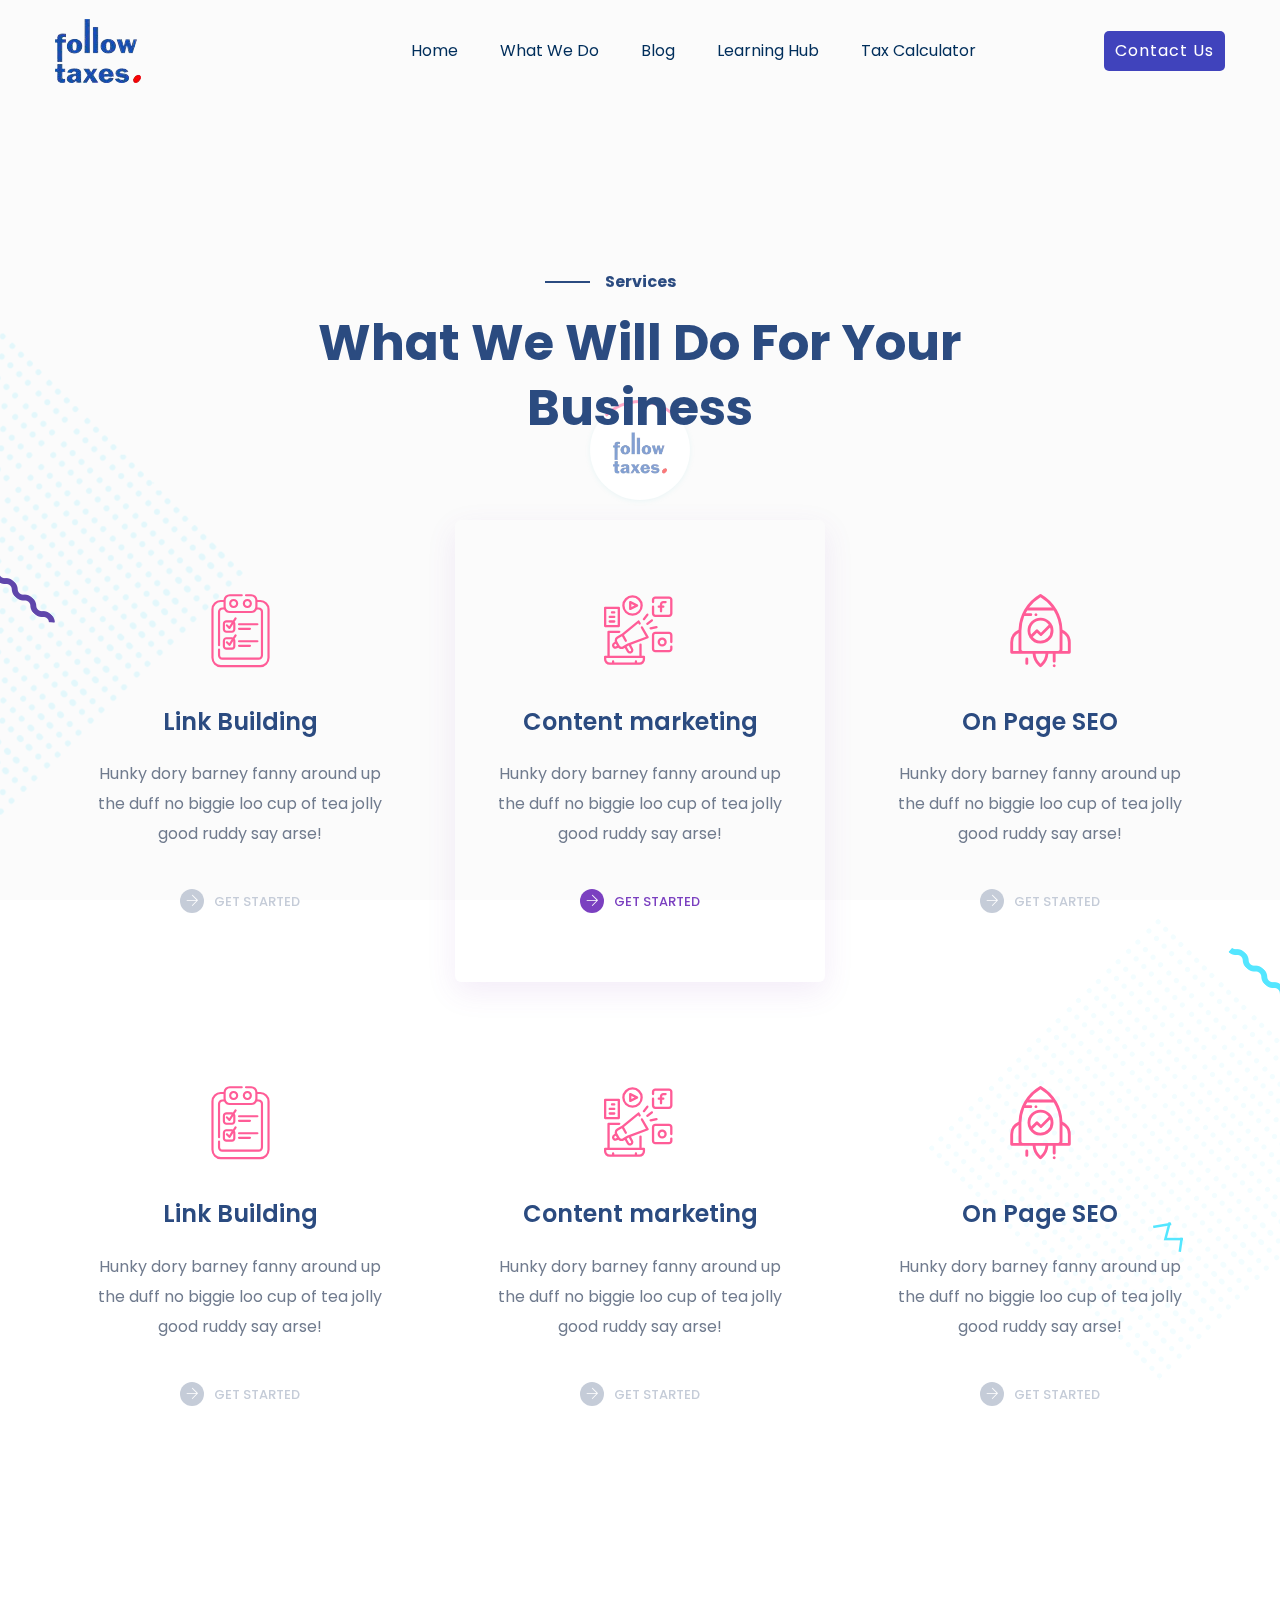
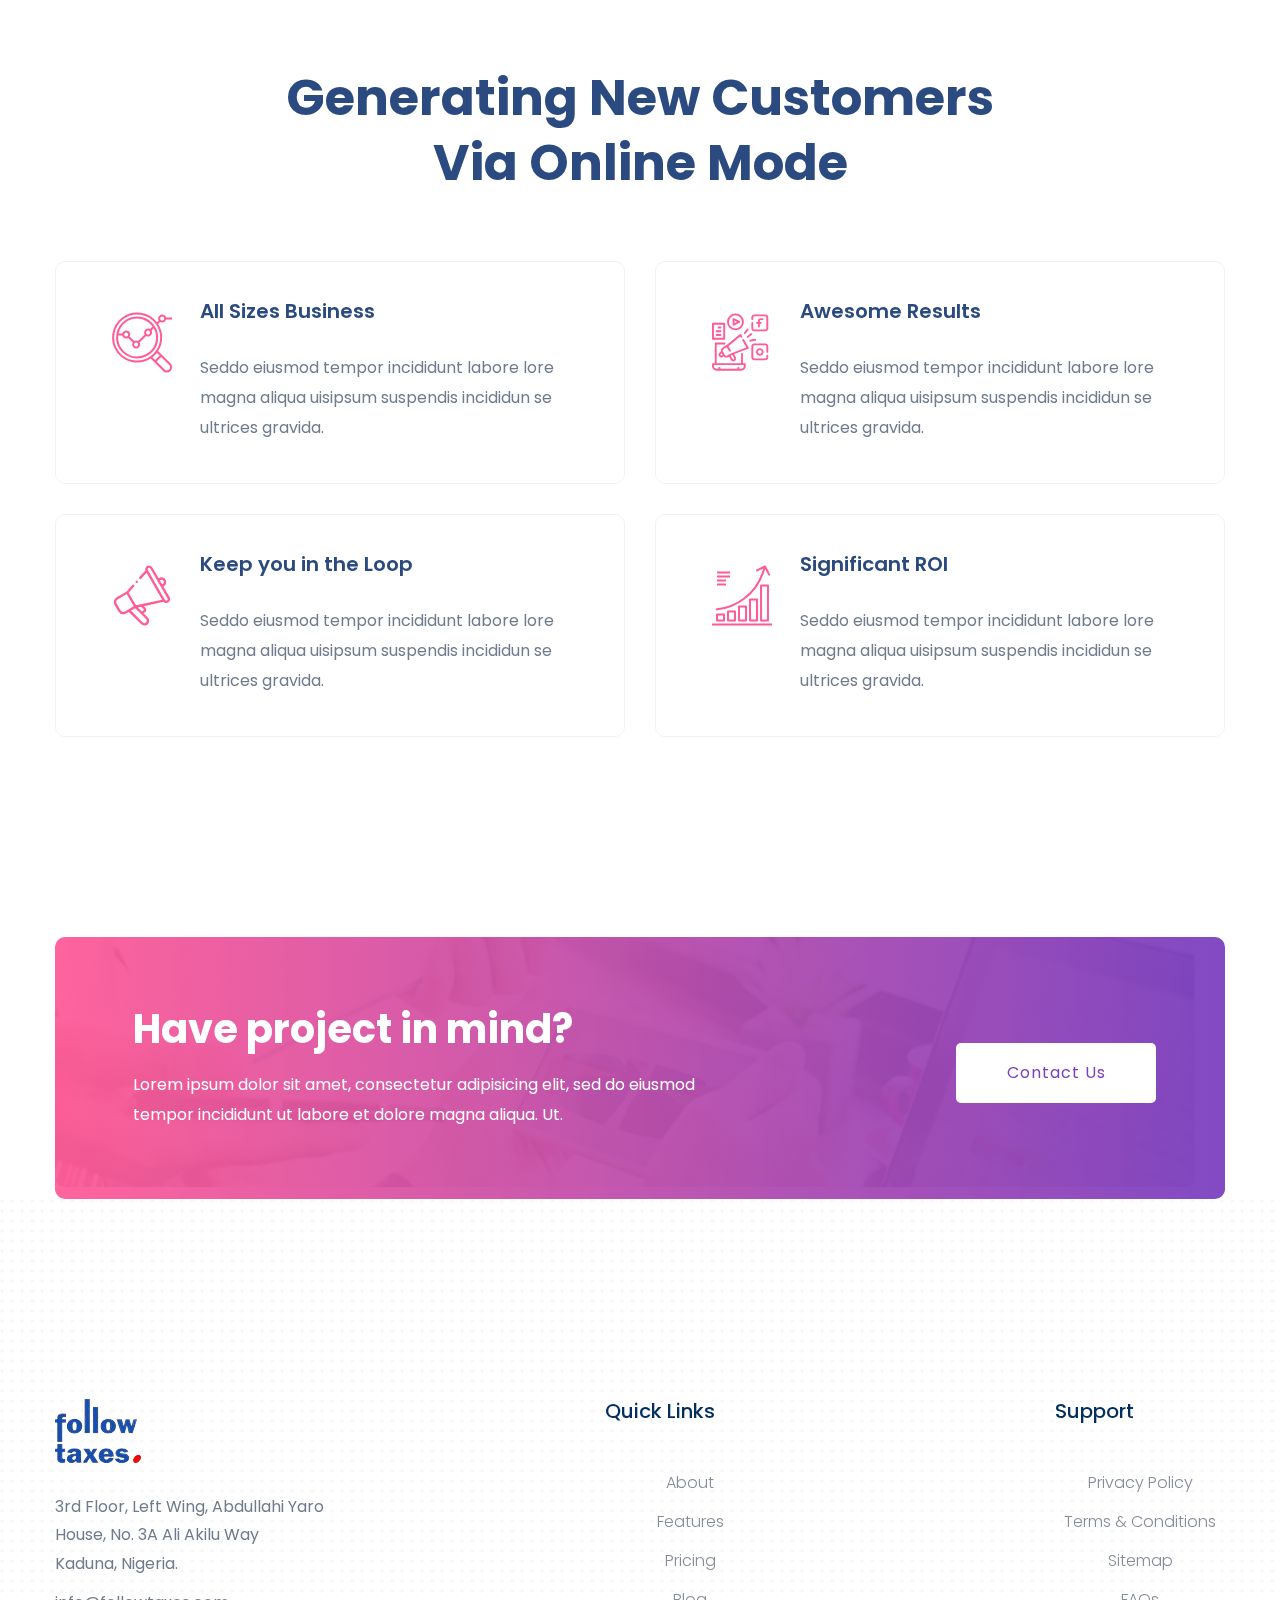
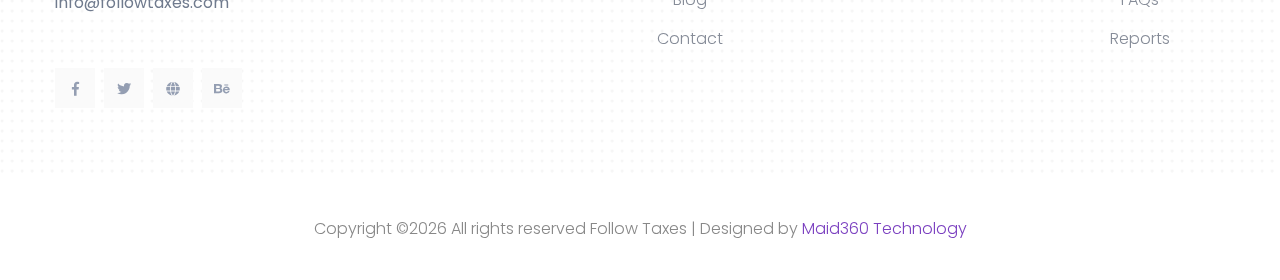
<file: services.html>
<!doctype html>
<html class="no-js" lang="zxx">
    <head>
        <head>
            <meta charset="utf-8">
            <meta http-equiv="x-ua-compatible" content="ie=edge">
            <title>Follow Taxes </title>
            <meta name="description" content="">
            <meta name="viewport" content="width=device-width, initial-scale=1">
    
            <link rel="manifest" href="site.webmanifest">
            <link rel="shortcut icon" type="image/x-icon" href="assets/img/cropped-pv.png">
    
            <!-- CSS here -->
                <link rel="stylesheet" href="assets/css/bootstrap.min.css">
                <link rel="stylesheet" href="assets/css/owl.carousel.min.css">
                <link rel="stylesheet" href="assets/css/flaticon.css">
                <link rel="stylesheet" href="assets/css/slicknav.css">
                <link rel="stylesheet" href="assets/css/animate.min.css">
                <link rel="stylesheet" href="assets/css/magnific-popup.css">
                <link rel="stylesheet" href="assets/css/fontawesome-all.min.css">
                <link rel="stylesheet" href="assets/css/themify-icons.css">
                <link rel="stylesheet" href="assets/css/slick.css">
                <link rel="stylesheet" href="assets/css/nice-select.css">
                <link rel="stylesheet" href="assets/css/style.css">
                <link rel="stylesheet" href="https://cdn.jsdelivr.net/npm/bootstrap-icons@1.7.0/font/bootstrap-icons.css">
                <link rel="stylesheet" href="scc.css">
       </head>
    
       <body>
           
        <!-- Preloader Start -->
        <div id="preloader-active">
            <div class="preloader d-flex align-items-center justify-content-center">
                <div class="preloader-inner position-relative">
                    <div class="preloader-circle"></div>
                    <div class="preloader-img pere-text">
                        <img src="assets/img/logo/followT-removebg-preview.png" alt="">
                    </div>
                </div>
            </div>
        </div>
        <!-- Preloader Start -->
    
        <header>
            <!-- Header Start -->
           <div class="header-area header-transparrent ">
                <div class="main-header header-sticky">
                    <div class="container">
                        <div class="row align-items-center">
                            <!-- Logo -->
                            <div class="col-xl-2 col-lg-2 col-md-1">
                                <div class="logo">
                                    <a href="index.html"><img src="assets/img/logo/4lowTaxes.png" alt=""></a>
                                </div>
                            </div>
                            <div class="col-xl-8 col-lg-8 col-md-8">
                                <!-- Main-menu -->
                                <div class="main-menu f-right d-none d-lg-block">
                                    <nav> 
                                        <ul id="navigation">    
                                            <li><a href="index.html"> Home</a></li>
                                            <li><a href="about.html">What we do</a></li>
                                            <li><a href="blog.html">Blog</a>
                                                <ul class="submenu">
                                                    <li><a href="blog.html">Podcast & Videos</a></li>
                                                    <li><a href="single-blog.html">Stories</a></li>
                                                </ul>
                                            </li>
                                            <li><a href="#">Learning Hub</a>
                                                <ul class="submenu">
                                                    <li><a href="elements.html">Topics</a></li>
                                                    <li><a href="services.html">FAQ</a></li>
                                                    <li><a href="services.html">Reports</a></li>
                                                    <li><a href="services.html">Infographics</a></li>
                                                </ul>
                                            </li>
                                            <li><a href="#">Tax Calculator</a></li>
                                        </ul>
                                    </nav>
                                </div>
                            </div>             
                            <div class="col-xl-2 col-lg-2 col-md-3">
                                <div class="header-right-btn f-right d-none d-lg-block">
                                    <a href="#" class="btn header-btn">Contact Us</a>
                                </div>
                            </div>
                            <!-- Mobile Menu -->
                            <div class="col-12">
                                <div class="mobile_menu d-block d-lg-none"></div>
                            </div>
                        </div>
                    </div>
                </div>
           </div>
            <!-- Header End -->
        </header>
    
        <main>

    <main>
        <!-- Slider Area Start-->
        <div class="services-area">
            <div class="container">

                <!-- Section-tittle -->
                <div class="row d-flex justify-content-center">
                    <div class="col-lg-8">
                        <div class="section-tittle text-center mb-80">
                            <span>Services</span>
                            <h2>What We Will Do For Your Business​</h2>
                        </div>
                    </div>
                </div>
            </div>
        </div>
        <!-- Slider Area End-->
        <!-- What We do start-->
        <div class="what-we-do">
            <div class="container">
                <div class="row">
                    <div class="col-lg-4 col-md-6">
                        <div class="single-do text-center mb-30">
                            <div class="do-icon">
                                <span  class="flaticon-tasks"></span>
                            </div>
                            <div class="do-caption">
                                <h4>Link Building</h4>
                                <p>Hunky dory barney fanny around up the duff no biggie loo cup of tea jolly good ruddy say arse!</p>
                            </div>
                            <div class="do-btn">
                                <a href="#"><i class="ti-arrow-right"></i> get started</a>
                            </div>
                        </div>
                    </div>
                     <div class="col-lg-4 col-md-6">
                        <div class="single-do active text-center mb-30">
                            <div class="do-icon">
                                <span  class="flaticon-social-media-marketing"></span>
                            </div>
                            <div class="do-caption">
                                <h4>Content marketing</h4>
                                <p>Hunky dory barney fanny around up the duff no biggie loo cup of tea jolly good ruddy say arse!</p>
                            </div>
                            <div class="do-btn">
                                <a href="#"><i class="ti-arrow-right"></i> get started</a>
                            </div>
                        </div>
                    </div>
                     <div class="col-lg-4 col-md-6">
                        <div class="single-do text-center mb-30">
                            <div class="do-icon">
                                <span  class="flaticon-project"></span>
                            </div>
                            <div class="do-caption">
                                <h4>On Page SEO</h4>
                                <p>Hunky dory barney fanny around up the duff no biggie loo cup of tea jolly good ruddy say arse!</p>
                            </div>
                            <div class="do-btn">
                                <a href="#"><i class="ti-arrow-right"></i> get started</a>
                            </div>
                        </div>
                    </div> <div class="col-lg-4 col-md-6">
                        <div class="single-do text-center mb-30">
                            <div class="do-icon">
                                <span  class="flaticon-tasks"></span>
                            </div>
                            <div class="do-caption">
                                <h4>Link Building</h4>
                                <p>Hunky dory barney fanny around up the duff no biggie loo cup of tea jolly good ruddy say arse!</p>
                            </div>
                            <div class="do-btn">
                                <a href="#"><i class="ti-arrow-right"></i> get started</a>
                            </div>
                        </div>
                    </div>
                     <div class="col-lg-4 col-md-6">
                        <div class="single-do text-center mb-30">
                            <div class="do-icon">
                                <span  class="flaticon-social-media-marketing"></span>
                            </div>
                            <div class="do-caption">
                                <h4>Content marketing</h4>
                                <p>Hunky dory barney fanny around up the duff no biggie loo cup of tea jolly good ruddy say arse!</p>
                            </div>
                            <div class="do-btn">
                                <a href="#"><i class="ti-arrow-right"></i> get started</a>
                            </div>
                        </div>
                    </div>
                     <div class="col-lg-4 col-md-6">
                        <div class="single-do text-center mb-30">
                            <div class="do-icon">
                                <span  class="flaticon-project"></span>
                            </div>
                            <div class="do-caption">
                                <h4>On Page SEO</h4>
                                <p>Hunky dory barney fanny around up the duff no biggie loo cup of tea jolly good ruddy say arse!</p>
                            </div>
                            <div class="do-btn">
                                <a href="#"><i class="ti-arrow-right"></i> get started</a>
                            </div>
                        </div>
                    </div>
                </div>
            </div>
        </div>
        <!-- What We do End-->

        <!-- Generating Start -->
        <div class="generating-area visite-padding2">
            <div class="container">
                 <!-- Section-tittle -->
                 <div class="row d-flex justify-content-center">
                    <div class="col-lg-8">
                        <div class="section-tittle text-center">
                            <h2>Generating New Customers Via Online Mode​​</h2>
                        </div>
                    </div>
                </div>
                <div class="row">
                    <div class="col-lg-6 col-md-6">
                        <div class="single-generating d-flex mb-30">
                            <div class="generating-icon">
                                <span class="flaticon-chart"></span>
                            </div>
                            <div class="generating-cap">
                                <h4>All Sizes Business</h4>
                                <p>Seddo eiusmod tempor incididunt labore lore magna aliqua uisipsum suspendis incididun
                                    se ultrices gravida. </p>
                            </div>
                        </div>
                    </div> 
                    <div class="col-lg-6 col-md-6">
                        <div class="single-generating d-flex mb-30">
                            <div class="generating-icon">
                                <span class="flaticon-social-media-marketing"></span>
                            </div>
                            <div class="generating-cap">
                                <h4>Awesome Results</h4>
                                <p>Seddo eiusmod tempor incididunt labore lore magna aliqua uisipsum suspendis incididun
                                    se ultrices gravida. </p>
                            </div>
                        </div>
                    </div>
                    <div class="col-lg-6 col-md-6">
                        <div class="single-generating d-flex mb-30">
                            <div class="generating-icon">
                                <span class="flaticon-speaker"></span>
                            </div>
                            <div class="generating-cap">
                                <h4>Keep you in the Loop</h4>
                                <p>Seddo eiusmod tempor incididunt labore lore magna aliqua uisipsum suspendis incididun
                                    se ultrices gravida. </p>
                            </div>
                        </div>
                    </div>
                    <div class="col-lg-6 col-md-6">
                        <div class="single-generating d-flex mb-30">
                            <div class="generating-icon">
                                <span class="flaticon-growth"></span>
                            </div>
                            <div class="generating-cap">
                                <h4>Significant ROI</h4>
                                <p>Seddo eiusmod tempor incididunt labore lore magna aliqua uisipsum suspendis incididun
                                    se ultrices gravida. </p>
                            </div>
                        </div>
                    </div>
                </div>
            </div>
        </div>
        <!-- Generating End -->
        <!-- have-project Start-->
        <div class="have-project">
            <div class="container">
                <div class="haveAproject"  data-background="assets/img/team/have.jpg">
                    <div class="row d-flex align-items-center">
                        <div class="col-xl-7 col-lg-9 col-md-12">
                            <div class="wantToWork-caption">
                                <h2>Have project in mind?</h2>
                                <p>Lorem ipsum dolor sit amet, consectetur adipisicing elit, sed do eiusmod tempor incididunt ut labore et dolore magna aliqua. Ut.</p>
                            </div>
                        </div>
                        <div class="col-xl-5 col-lg-3 col-md-12">
                            <div class="wantToWork-btn f-right">
                                <a href="#" class="btn btn-ans">Contact Us</a>
                            </div>
                        </div>
                    </div>
                </div>
                
            </div>
        </div>
        <!-- have-project End -->

    </main>
    <footer>

        <!-- Footer Start-->
       <div class="footer-main" data-background="assets/img/shape/footer_bg.png">
        <div class="footer-area footer-padding">
            <div class="container">
                <div class="row d-flex justify-content-between">
                    <div class="col-lg-3 col-md-4 col-sm-8">
                       <div class="single-footer-caption mb-50">
                         <div class="single-footer-caption mb-30">
                              <!-- logo -->
                             <div class="footer-logo">
                                 <a href="index.html"><img src="assets/img/logo/4lowTaxes.png" alt=""></a>
                             </div>
                             <div class="footer-tittle">
                                 <div class="footer-pera">
                                     <p class="info1">3rd Floor, Left Wing, Abdullahi Yaro House, No. 3A Ali Akilu Way <br> Kaduna, Nigeria.</p>
                                     <p class="info2">info@followtaxes.com</p>
                                </div>
                             </div>
                             <div class="footer-social">
                                <a href="#"><i class="fab fa-facebook-f"></i></a>
                                <a href="#"><i class="fab fa-twitter"></i></a>
                                <a href="#"><i class="fas fa-globe"></i></a>
                                <a href="#"><i class="fab fa-behance"></i></a>
                            </div>
                         </div>
                       </div>
                    </div>
                    <div class="col-lg-2 col-md-6 col-sm-5">
                        <div class="single-footer-caption mb-50">
                            <div class="footer-tittle">
                                <h4>Quick Links</h4>
                                <ul>
                                    <li><a href="about.html">About</a></li>
                                    <li><a href="about.html">Features</a></li>
                                    <li><a href="single-blog.html">Pricing</a></li>
                                    <li><a href="blog.html">Blog</a></li>
                                    <li><a href="#">Contact</a></li>
                                </ul>
                            </div>
                        </div>
                    </div>
                    <div class="col-lg-2 col-md-6 col-sm-7">
                        <div class="single-footer-caption mb-50">
                            <div class="footer-tittle">
                                <h4>Support</h4>
                                <ul>
                                    <li><a href="#">Privacy Policy</a></li>
                                    <li><a href="#">Terms & Conditions</a></li>
                                    <li><a href="#"> Sitemap</a></li>
                                    <li><a href="#">FAQs</a></li>
                                    <li><a href="#">Reports</a></li>
                                </ul>
                            </div>
                        </div>
                    </div>
                    
                        </div>
                    </div>
                </div>
            </div>
        </div>
        <!-- footer-bottom aera -->
        <div class="footer-bottom-area footer-bg">
            <div class="container">
                <div class="footer-border">
                     <div class="row d-flex align-items-center">
                         <div class="col-xl-12 ">
                             <div class="footer-copy-right text-center">
                                 <p><!-- Link back to Colorlib can't be removed. Template is licensed under CC BY 3.0. -->
  Copyright &copy;<script>document.write(new Date().getFullYear());</script> All rights reserved Follow Taxes | Designed  by <a href="www.linkedin.com/in/mbannama" target="_blank">Maid360 Technology</a>
  <!-- Link back to Colorlib can't be removed. Template is licensed under CC BY 3.0. --></p>
                             </div>
                         </div>
                     </div>
                </div>
            </div>
        </div>
      </div>
        <!-- Footer End-->
 
    </footer>
   
	<!-- JS here -->
	
		<!-- All JS Custom Plugins Link Here here -->
        <script src="./assets/js/vendor/modernizr-3.5.0.min.js"></script>
		
		<!-- Jquery, Popper, Bootstrap -->
		<script src="./assets/js/vendor/jquery-1.12.4.min.js"></script>
        <script src="./assets/js/popper.min.js"></script>
        <script src="./assets/js/bootstrap.min.js"></script>
	    <!-- Jquery Mobile Menu -->
        <script src="./assets/js/jquery.slicknav.min.js"></script>

		<!-- Jquery Slick , Owl-Carousel Plugins -->
        <script src="./assets/js/owl.carousel.min.js"></script>
        <script src="./assets/js/slick.min.js"></script>
        <!-- Date Picker -->
        <script src="./assets/js/gijgo.min.js"></script>
		<!-- One Page, Animated-HeadLin -->
        <script src="./assets/js/wow.min.js"></script>
		<script src="./assets/js/animated.headline.js"></script>
        <script src="./assets/js/jquery.magnific-popup.js"></script>

		<!-- Scrollup, nice-select, sticky -->
        <script src="./assets/js/jquery.scrollUp.min.js"></script>
        <script src="./assets/js/jquery.nice-select.min.js"></script>
		<script src="./assets/js/jquery.sticky.js"></script>
        
        <!-- contact js -->
        <script src="./assets/js/contact.js"></script>
        <script src="./assets/js/jquery.form.js"></script>
        <script src="./assets/js/jquery.validate.min.js"></script>
        <script src="./assets/js/mail-script.js"></script>
        <script src="./assets/js/jquery.ajaxchimp.min.js"></script>
        
		<!-- Jquery Plugins, main Jquery -->	
        <script src="./assets/js/plugins.js"></script>
        <script src="./assets/js/main.js"></script>
        
    </body>
</html>
</file>
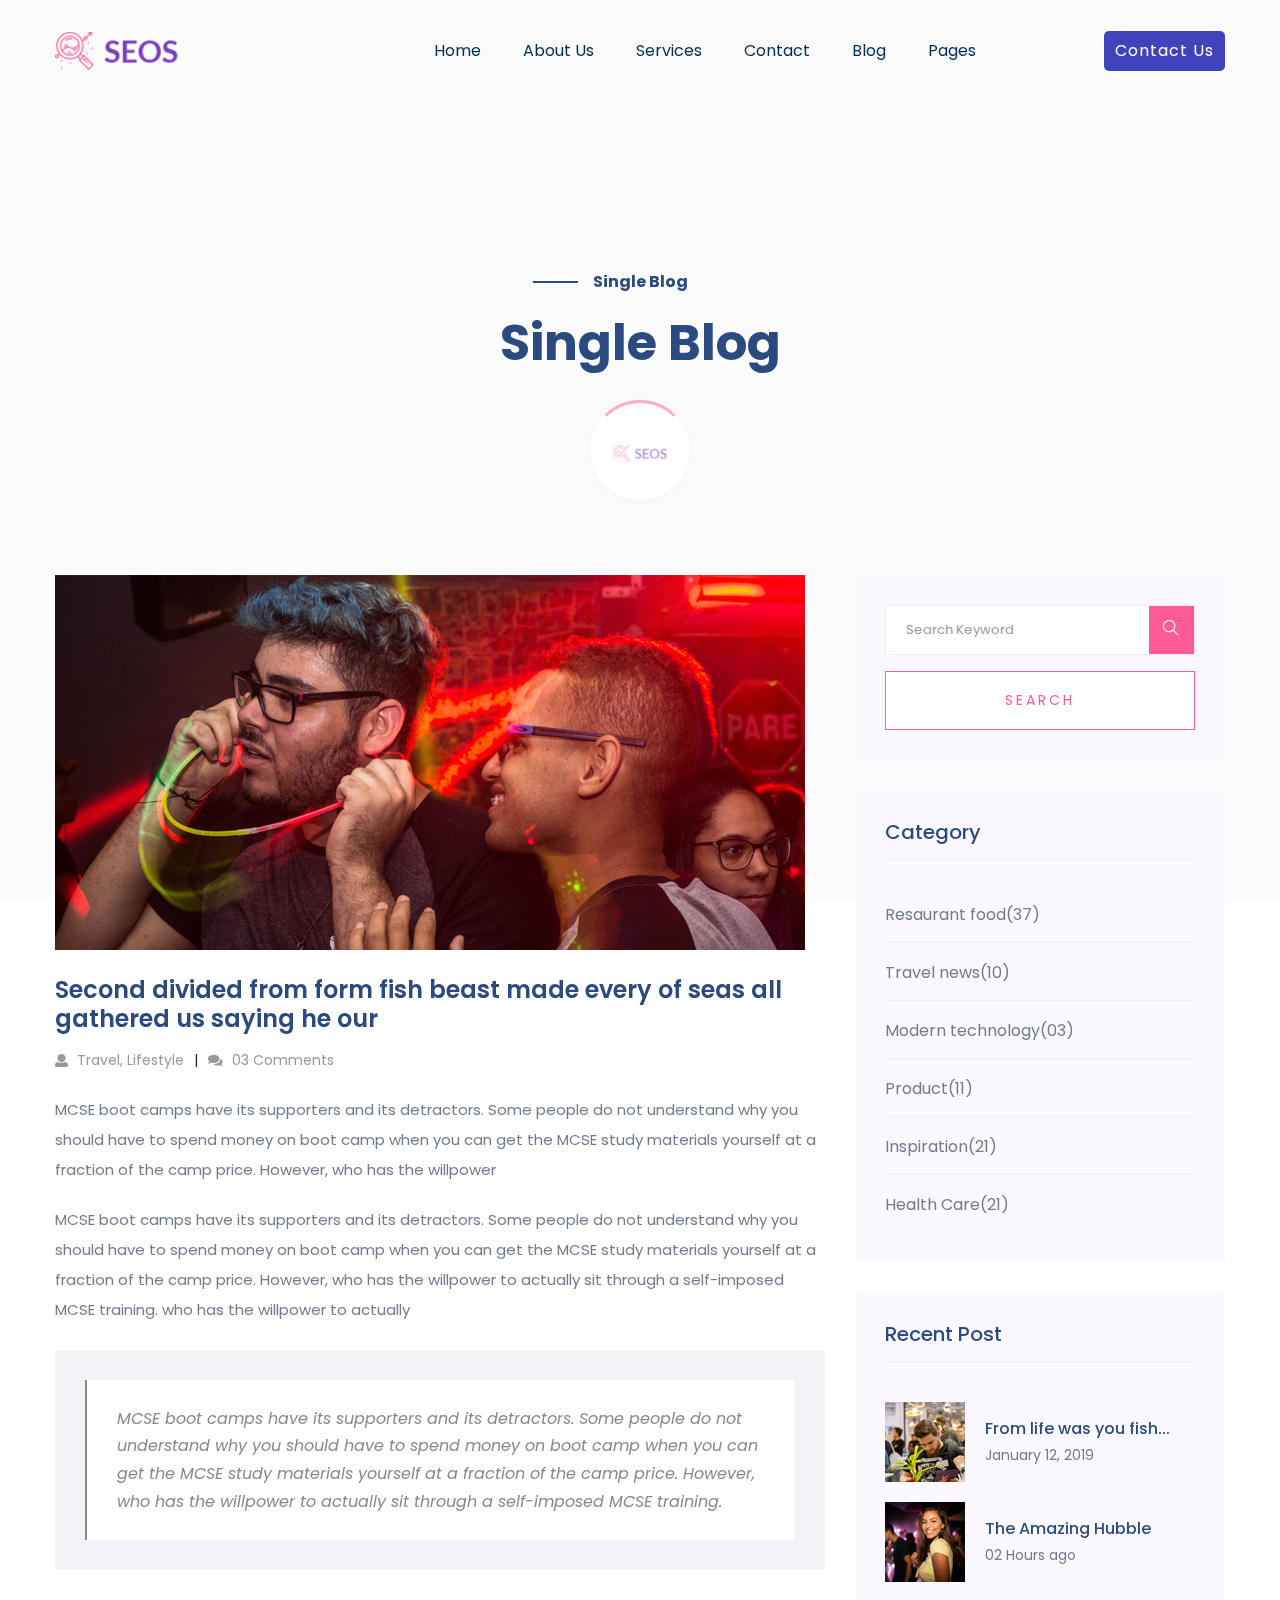
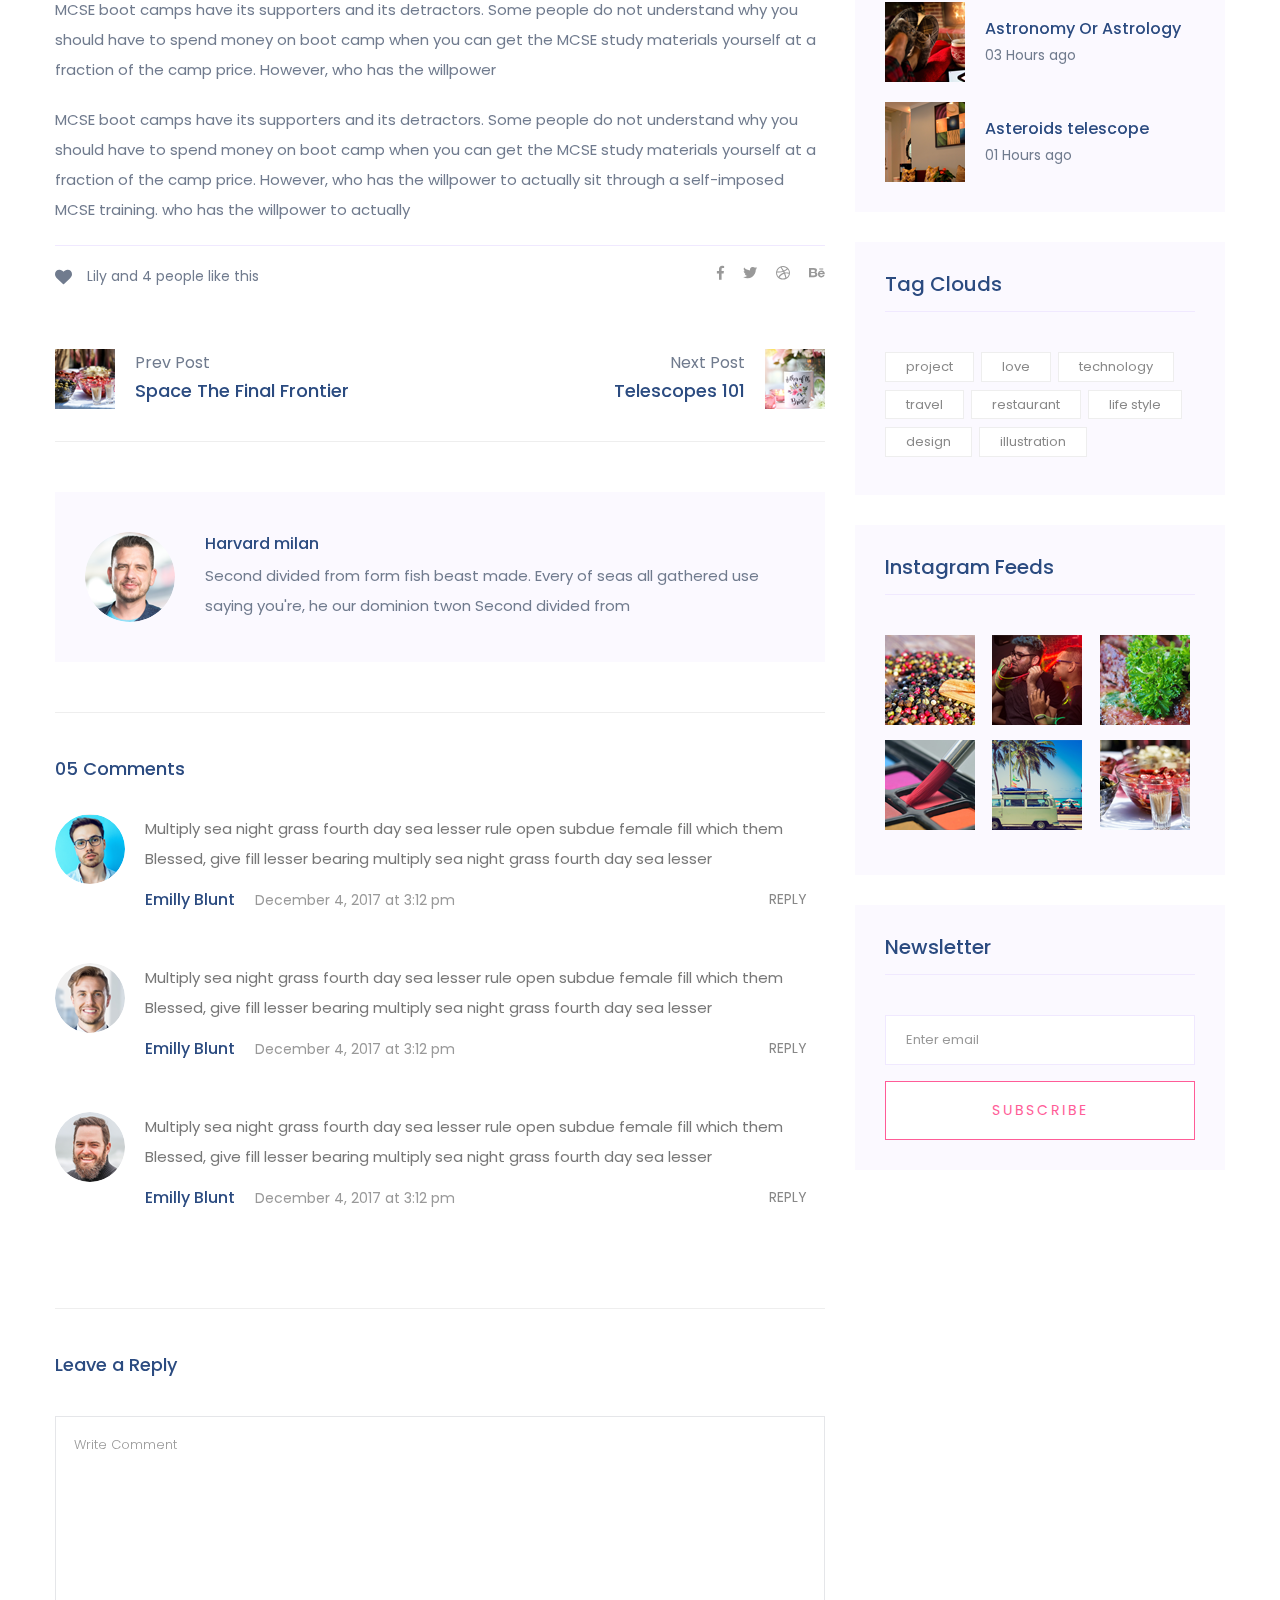
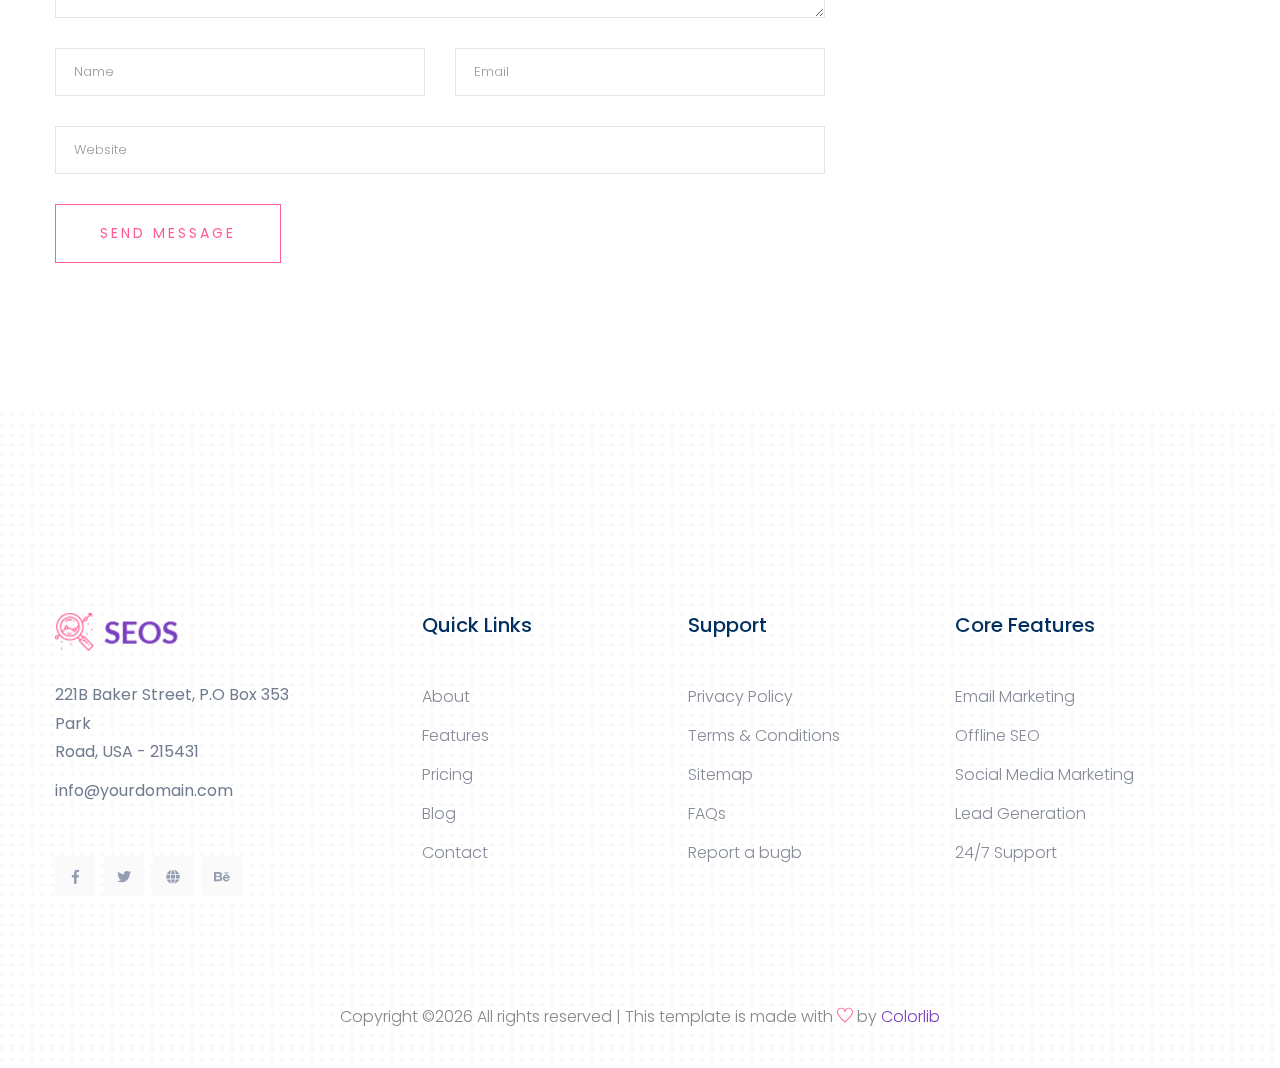
<file: single-blog.html>
<!doctype html>
<html class="no-js" lang="zxx">

<head>
   <meta charset="utf-8">
   <meta http-equiv="x-ua-compatible" content="ie=edge">
  <title>SEO HTML-5 Template </title>
   <meta name="description" content="">
   <meta name="viewport" content="width=device-width, initial-scale=1">

   <!-- <link rel="manifest" href="site.webmanifest"> -->
   <link rel="shortcut icon" type="image/x-icon" href="assets/img/favicon.ico">
   <!-- Place favicon.ico in the root directory -->
  
  <!-- CSS here -->
  <link rel="stylesheet" href="assets/css/bootstrap.min.css">
  <link rel="stylesheet" href="assets/css/owl.carousel.min.css">
  <link rel="stylesheet" href="assets/css/slicknav.css">
  <link rel="stylesheet" href="assets/css/animate.min.css">
  <link rel="stylesheet" href="assets/css/magnific-popup.css">
  <link rel="stylesheet" href="assets/css/fontawesome-all.min.css">
  <link rel="stylesheet" href="assets/css/themify-icons.css">
  <link rel="stylesheet" href="assets/css/slick.css">
  <link rel="stylesheet" href="assets/css/nice-select.css">
  <link rel="stylesheet" href="assets/css/style.css">
  <link rel="stylesheet" href="assets/css/responsive.css">
</head>

<body>

   <!-- Preloader Start -->
   <div id="preloader-active">
      <div class="preloader d-flex align-items-center justify-content-center">
            <div class="preloader-inner position-relative">
               <div class="preloader-circle"></div>
               <div class="preloader-img pere-text">
                  <img src="assets/img/logo/logo.png" alt="">
               </div>
            </div>
      </div>
   </div>
   <!-- Preloader Start-->

   <header>
      <!-- Header Start -->
     <div class="header-area header-transparrent ">
          <div class="main-header header-sticky">
              <div class="container">
                  <div class="row align-items-center">
                      <!-- Logo -->
                      <div class="col-xl-2 col-lg-2 col-md-1">
                          <div class="logo">
                              <a href="index.html"><img src="assets/img/logo/logo.png" alt=""></a>
                          </div>
                      </div>
                      <div class="col-xl-8 col-lg-8 col-md-8">
                          <!-- Main-menu -->
                          <div class="main-menu f-right d-none d-lg-block">
                              <nav> 
                                  <ul id="navigation">    
                                      <li><a href="index.html"> Home</a></li>
                                      <li><a href="about.html">About Us</a></li>
                                      <li><a href="services.html">Services</a></li>
                                      <li><a href="#">Contact</a></li>
                                      <li><a href="blog.html">Blog</a>
                                          <ul class="submenu">
                                              <li><a href="blog.html">Blog</a></li>
                                              <li><a href="single-blog.html">Blog Details</a></li>
                                          </ul>
                                      </li>
                                      <li><a href="#">Pages</a>
                                          <ul class="submenu">
                                              <li><a href="elements.html">Element</a></li>
                                          </ul>
                                      </li>
                                  </ul>
                              </nav>
                          </div>
                      </div>             
                      <div class="col-xl-2 col-lg-2 col-md-3">
                          <div class="header-right-btn f-right d-none d-lg-block">
                              <a href="#" class="btn header-btn">Contact Us</a>
                          </div>
                      </div>
                      <!-- Mobile Menu -->
                      <div class="col-12">
                          <div class="mobile_menu d-block d-lg-none"></div>
                      </div>
                  </div>
              </div>
          </div>
     </div>
      <!-- Header End -->
  </header>

       <!-- Slider Area Start-->
       <div class="services-area">
         <div class="container">

             <!-- Section-tittle -->
             <div class="row d-flex justify-content-center">
                 <div class="col-lg-8">
                     <div class="section-tittle text-center mb-80">
                         <span>Single Blog</span>
                         <h2>Single Blog​</h2>
                     </div>
                 </div>
             </div>
         </div>
     </div>
     <!-- Slider Area End-->
     
   <!--================Blog Area =================-->
   <section class="blog_area single-post-area section-padding">
      <div class="container">
         <div class="row">
            <div class="col-lg-8 posts-list">
               <div class="single-post">
                  <div class="feature-img">
                     <img class="img-fluid" src="assets/img/blog/single_blog_1.png" alt="">
                  </div>
                  <div class="blog_details">
                     <h2>Second divided from form fish beast made every of seas
                        all gathered us saying he our
                     </h2>
                     <ul class="blog-info-link mt-3 mb-4">
                        <li><a href="#"><i class="fa fa-user"></i> Travel, Lifestyle</a></li>
                        <li><a href="#"><i class="fa fa-comments"></i> 03 Comments</a></li>
                     </ul>
                     <p class="excert">
                        MCSE boot camps have its supporters and its detractors. Some people do not understand why you
                        should have to spend money on boot camp when you can get the MCSE study materials yourself at a
                        fraction of the camp price. However, who has the willpower
                     </p>
                     <p>
                        MCSE boot camps have its supporters and its detractors. Some people do not understand why you
                        should have to spend money on boot camp when you can get the MCSE study materials yourself at a
                        fraction of the camp price. However, who has the willpower to actually sit through a
                        self-imposed MCSE training. who has the willpower to actually
                     </p>
                     <div class="quote-wrapper">
                        <div class="quotes">
                           MCSE boot camps have its supporters and its detractors. Some people do not understand why you
                           should have to spend money on boot camp when you can get the MCSE study materials yourself at
                           a fraction of the camp price. However, who has the willpower to actually sit through a
                           self-imposed MCSE training.
                        </div>
                     </div>
                     <p>
                        MCSE boot camps have its supporters and its detractors. Some people do not understand why you
                        should have to spend money on boot camp when you can get the MCSE study materials yourself at a
                        fraction of the camp price. However, who has the willpower
                     </p>
                     <p>
                        MCSE boot camps have its supporters and its detractors. Some people do not understand why you
                        should have to spend money on boot camp when you can get the MCSE study materials yourself at a
                        fraction of the camp price. However, who has the willpower to actually sit through a
                        self-imposed MCSE training. who has the willpower to actually
                     </p>
                  </div>
               </div>
               <div class="navigation-top">
                  <div class="d-sm-flex justify-content-between text-center">
                     <p class="like-info"><span class="align-middle"><i class="fa fa-heart"></i></span> Lily and 4
                        people like this</p>
                     <div class="col-sm-4 text-center my-2 my-sm-0">
                        <!-- <p class="comment-count"><span class="align-middle"><i class="fa fa-comment"></i></span> 06 Comments</p> -->
                     </div>
                     <ul class="social-icons">
                        <li><a href="#"><i class="fab fa-facebook-f"></i></a></li>
                        <li><a href="#"><i class="fab fa-twitter"></i></a></li>
                        <li><a href="#"><i class="fab fa-dribbble"></i></a></li>
                        <li><a href="#"><i class="fab fa-behance"></i></a></li>
                     </ul>
                  </div>
                  <div class="navigation-area">
                     <div class="row">
                        <div
                           class="col-lg-6 col-md-6 col-12 nav-left flex-row d-flex justify-content-start align-items-center">
                           <div class="thumb">
                              <a href="#">
                                 <img class="img-fluid" src="assets/img/post/preview.png" alt="">
                              </a>
                           </div>
                           <div class="arrow">
                              <a href="#">
                                 <span class="lnr text-white ti-arrow-left"></span>
                              </a>
                           </div>
                           <div class="detials">
                              <p>Prev Post</p>
                              <a href="#">
                                 <h4>Space The Final Frontier</h4>
                              </a>
                           </div>
                        </div>
                        <div
                           class="col-lg-6 col-md-6 col-12 nav-right flex-row d-flex justify-content-end align-items-center">
                           <div class="detials">
                              <p>Next Post</p>
                              <a href="#">
                                 <h4>Telescopes 101</h4>
                              </a>
                           </div>
                           <div class="arrow">
                              <a href="#">
                                 <span class="lnr text-white ti-arrow-right"></span>
                              </a>
                           </div>
                           <div class="thumb">
                              <a href="#">
                                 <img class="img-fluid" src="assets/img/post/next.png" alt="">
                              </a>
                           </div>
                        </div>
                     </div>
                  </div>
               </div>
               <div class="blog-author">
                  <div class="media align-items-center">
                     <img src="assets/img/blog/author.png" alt="">
                     <div class="media-body">
                        <a href="#">
                           <h4>Harvard milan</h4>
                        </a>
                        <p>Second divided from form fish beast made. Every of seas all gathered use saying you're, he
                           our dominion twon Second divided from</p>
                     </div>
                  </div>
               </div>
               <div class="comments-area">
                  <h4>05 Comments</h4>
                  <div class="comment-list">
                     <div class="single-comment justify-content-between d-flex">
                        <div class="user justify-content-between d-flex">
                           <div class="thumb">
                              <img src="assets/img/comment/comment_1.png" alt="">
                           </div>
                           <div class="desc">
                              <p class="comment">
                                 Multiply sea night grass fourth day sea lesser rule open subdue female fill which them
                                 Blessed, give fill lesser bearing multiply sea night grass fourth day sea lesser
                              </p>
                              <div class="d-flex justify-content-between">
                                 <div class="d-flex align-items-center">
                                    <h5>
                                       <a href="#">Emilly Blunt</a>
                                    </h5>
                                    <p class="date">December 4, 2017 at 3:12 pm </p>
                                 </div>
                                 <div class="reply-btn">
                                    <a href="#" class="btn-reply text-uppercase">reply</a>
                                 </div>
                              </div>
                           </div>
                        </div>
                     </div>
                  </div>
                  <div class="comment-list">
                     <div class="single-comment justify-content-between d-flex">
                        <div class="user justify-content-between d-flex">
                           <div class="thumb">
                              <img src="assets/img/comment/comment_2.png" alt="">
                           </div>
                           <div class="desc">
                              <p class="comment">
                                 Multiply sea night grass fourth day sea lesser rule open subdue female fill which them
                                 Blessed, give fill lesser bearing multiply sea night grass fourth day sea lesser
                              </p>
                              <div class="d-flex justify-content-between">
                                 <div class="d-flex align-items-center">
                                    <h5>
                                       <a href="#">Emilly Blunt</a>
                                    </h5>
                                    <p class="date">December 4, 2017 at 3:12 pm </p>
                                 </div>
                                 <div class="reply-btn">
                                    <a href="#" class="btn-reply text-uppercase">reply</a>
                                 </div>
                              </div>
                           </div>
                        </div>
                     </div>
                  </div>
                  <div class="comment-list">
                     <div class="single-comment justify-content-between d-flex">
                        <div class="user justify-content-between d-flex">
                           <div class="thumb">
                              <img src="assets/img/comment/comment_3.png" alt="">
                           </div>
                           <div class="desc">
                              <p class="comment">
                                 Multiply sea night grass fourth day sea lesser rule open subdue female fill which them
                                 Blessed, give fill lesser bearing multiply sea night grass fourth day sea lesser
                              </p>
                              <div class="d-flex justify-content-between">
                                 <div class="d-flex align-items-center">
                                    <h5>
                                       <a href="#">Emilly Blunt</a>
                                    </h5>
                                    <p class="date">December 4, 2017 at 3:12 pm </p>
                                 </div>
                                 <div class="reply-btn">
                                    <a href="#" class="btn-reply text-uppercase">reply</a>
                                 </div>
                              </div>
                           </div>
                        </div>
                     </div>
                  </div>
               </div>
               <div class="comment-form">
                  <h4>Leave a Reply</h4>
                  <form class="form-contact comment_form" action="#" id="commentForm">
                     <div class="row">
                        <div class="col-12">
                           <div class="form-group">
                              <textarea class="form-control w-100" name="comment" id="comment" cols="30" rows="9"
                                 placeholder="Write Comment"></textarea>
                           </div>
                        </div>
                        <div class="col-sm-6">
                           <div class="form-group">
                              <input class="form-control" name="name" id="name" type="text" placeholder="Name">
                           </div>
                        </div>
                        <div class="col-sm-6">
                           <div class="form-group">
                              <input class="form-control" name="email" id="email" type="email" placeholder="Email">
                           </div>
                        </div>
                        <div class="col-12">
                           <div class="form-group">
                              <input class="form-control" name="website" id="website" type="text" placeholder="Website">
                           </div>
                        </div>
                     </div>
                     <div class="form-group">
                        <button type="submit" class="button button-contactForm btn_1 boxed-btn">Send Message</button>
                     </div>
                  </form>
               </div>
            </div>
            <div class="col-lg-4">
               <div class="blog_right_sidebar">
                  <aside class="single_sidebar_widget search_widget">
                     <form action="#">
                        <div class="form-group">
                           <div class="input-group mb-3">
                              <input type="text" class="form-control" placeholder='Search Keyword'
                                 onfocus="this.placeholder = ''" onblur="this.placeholder = 'Search Keyword'">
                              <div class="input-group-append">
                                 <button class="btns" type="button"><i class="ti-search"></i></button>
                              </div>
                           </div>
                        </div>
                        <button class="button rounded-0 primary-bg text-white w-100 btn_1 boxed-btn"
                           type="submit">Search</button>
                     </form>
                  </aside>
                  <aside class="single_sidebar_widget post_category_widget">
                     <h4 class="widget_title">Category</h4>
                     <ul class="list cat-list">
                        <li>
                           <a href="#" class="d-flex">
                              <p>Resaurant food</p>
                              <p>(37)</p>
                           </a>
                        </li>
                        <li>
                           <a href="#" class="d-flex">
                              <p>Travel news</p>
                              <p>(10)</p>
                           </a>
                        </li>
                        <li>
                           <a href="#" class="d-flex">
                              <p>Modern technology</p>
                              <p>(03)</p>
                           </a>
                        </li>
                        <li>
                           <a href="#" class="d-flex">
                              <p>Product</p>
                              <p>(11)</p>
                           </a>
                        </li>
                        <li>
                           <a href="#" class="d-flex">
                              <p>Inspiration</p>
                              <p>(21)</p>
                           </a>
                        </li>
                        <li>
                           <a href="#" class="d-flex">
                              <p>Health Care</p>
                              <p>(21)</p>
                           </a>
                        </li>
                     </ul>
                  </aside>
                  <aside class="single_sidebar_widget popular_post_widget">
                     <h3 class="widget_title">Recent Post</h3>
                     <div class="media post_item">
                        <img src="assets/img/post/post_1.png" alt="post">
                        <div class="media-body">
                           <a href="single-blog.html">
                              <h3>From life was you fish...</h3>
                           </a>
                           <p>January 12, 2019</p>
                        </div>
                     </div>
                     <div class="media post_item">
                        <img src="assets/img/post/post_2.png" alt="post">
                        <div class="media-body">
                           <a href="single-blog.html">
                              <h3>The Amazing Hubble</h3>
                           </a>
                           <p>02 Hours ago</p>
                        </div>
                     </div>
                     <div class="media post_item">
                        <img src="assets/img/post/post_3.png" alt="post">
                        <div class="media-body">
                           <a href="single-blog.html">
                              <h3>Astronomy Or Astrology</h3>
                           </a>
                           <p>03 Hours ago</p>
                        </div>
                     </div>
                     <div class="media post_item">
                        <img src="assets/img/post/post_4.png" alt="post">
                        <div class="media-body">
                           <a href="single-blog.html">
                              <h3>Asteroids telescope</h3>
                           </a>
                           <p>01 Hours ago</p>
                        </div>
                     </div>
                  </aside>
                  <aside class="single_sidebar_widget tag_cloud_widget">
                     <h4 class="widget_title">Tag Clouds</h4>
                     <ul class="list">
                        <li>
                           <a href="#">project</a>
                        </li>
                        <li>
                           <a href="#">love</a>
                        </li>
                        <li>
                           <a href="#">technology</a>
                        </li>
                        <li>
                           <a href="#">travel</a>
                        </li>
                        <li>
                           <a href="#">restaurant</a>
                        </li>
                        <li>
                           <a href="#">life style</a>
                        </li>
                        <li>
                           <a href="#">design</a>
                        </li>
                        <li>
                           <a href="#">illustration</a>
                        </li>
                     </ul>
                  </aside>
                  <aside class="single_sidebar_widget instagram_feeds">
                     <h4 class="widget_title">Instagram Feeds</h4>
                     <ul class="instagram_row flex-wrap">
                        <li>
                           <a href="#">
                              <img class="img-fluid" src="assets/img/post/post_5.png" alt="">
                           </a>
                        </li>
                        <li>
                           <a href="#">
                              <img class="img-fluid" src="assets/img/post/post_6.png" alt="">
                           </a>
                        </li>
                        <li>
                           <a href="#">
                              <img class="img-fluid" src="assets/img/post/post_7.png" alt="">
                           </a>
                        </li>
                        <li>
                           <a href="#">
                              <img class="img-fluid" src="assets/img/post/post_8.png" alt="">
                           </a>
                        </li>
                        <li>
                           <a href="#">
                              <img class="img-fluid" src="assets/img/post/post_9.png" alt="">
                           </a>
                        </li>
                        <li>
                           <a href="#">
                              <img class="img-fluid" src="assets/img/post/post_10.png" alt="">
                           </a>
                        </li>
                     </ul>
                  </aside>
                  <aside class="single_sidebar_widget newsletter_widget">
                     <h4 class="widget_title">Newsletter</h4>
                     <form action="#">
                        <div class="form-group">
                           <input type="email" class="form-control" onfocus="this.placeholder = ''"
                              onblur="this.placeholder = 'Enter email'" placeholder='Enter email' required>
                        </div>
                        <button class="button rounded-0 primary-bg text-white w-100 btn_1 boxed-btn"
                           type="submit">Subscribe</button>
                     </form>
                  </aside>
               </div>
            </div>
         </div>
      </div>
   </section>
   <!--================ Blog Area end =================-->

   <footer>

      <!-- Footer Start-->
     <div class="footer-main" data-background="assets/img/shape/footer_bg.png">
       <div class="footer-area footer-padding">
           <div class="container">
               <div class="row d-flex justify-content-between">
                   <div class="col-lg-3 col-md-4 col-sm-8">
                      <div class="single-footer-caption mb-50">
                        <div class="single-footer-caption mb-30">
                             <!-- logo -->
                            <div class="footer-logo">
                                <a href="index.html"><img src="assets/img/logo/logo2_footer.png" alt=""></a>
                            </div>
                            <div class="footer-tittle">
                                <div class="footer-pera">
                                    <p class="info1">221B Baker Street, P.O Box 353 Park <br> Road, USA - 215431</p>
                                    <p class="info2">info@yourdomain.com</p>
                               </div>
                            </div>
                            <div class="footer-social">
                               <a href="#"><i class="fab fa-facebook-f"></i></a>
                               <a href="#"><i class="fab fa-twitter"></i></a>
                               <a href="#"><i class="fas fa-globe"></i></a>
                               <a href="#"><i class="fab fa-behance"></i></a>
                           </div>
                        </div>
                      </div>
                   </div>
                   <div class="col-lg-2 col-md-4 col-sm-5">
                       <div class="single-footer-caption mb-50">
                           <div class="footer-tittle">
                               <h4>Quick Links</h4>
                               <ul>
                                   <li><a href="about.html">About</a></li>
                                   <li><a href="about.html">Features</a></li>
                                   <li><a href="single-blog.html">Pricing</a></li>
                                   <li><a href="blog.html">Blog</a></li>
                                   <li><a href="#">Contact</a></li>
                               </ul>
                           </div>
                       </div>
                   </div>
                   <div class="col-lg-2 col-md-4 col-sm-7">
                       <div class="single-footer-caption mb-50">
                           <div class="footer-tittle">
                               <h4>Support</h4>
                               <ul>
                                   <li><a href="#">Privacy Policy</a></li>
                                   <li><a href="#">Terms & Conditions</a></li>
                                   <li><a href="#"> Sitemap</a></li>
                                   <li><a href="#">FAQs</a></li>
                                   <li><a href="#">Report a bugb</a></li>
                               </ul>
                           </div>
                       </div>
                   </div>
                   <div class="col-lg-3 col-md-4 col-sm-5">
                       <div class="single-footer-caption mb-50">
                           <div class="footer-tittle">
                               <h4>Core Features</h4>
                               <ul>
                                <li><a href="#">Email Marketing</a></li>
                                <li><a href="#"> Offline SEO</a></li>
                                <li><a href="#">Social Media Marketing</a></li>
                                <li><a href="#">Lead Generation</a></li>
                                <li><a href="#"> 24/7 Support</a></li>
                            </ul>
                           </div>
                       </div>
                   </div>
               </div>
           </div>
       </div>
       <!-- footer-bottom aera -->
       <div class="footer-bottom-area footer-bg">
           <div class="container">
               <div class="footer-border">
                    <div class="row d-flex align-items-center">
                        <div class="col-xl-12 ">
                            <div class="footer-copy-right text-center">
                                <p><!-- Link back to Colorlib can't be removed. Template is licensed under CC BY 3.0. -->
  Copyright &copy;<script>document.write(new Date().getFullYear());</script> All rights reserved | This template is made with <i class="ti-heart" aria-hidden="true"></i> by <a href="https://colorlib.com" target="_blank">Colorlib</a>
  <!-- Link back to Colorlib can't be removed. Template is licensed under CC BY 3.0. --></p>
                            </div>
                        </div>
                    </div>
               </div>
           </div>
       </div>
     </div>
      <!-- Footer End-->

  </footer>
   
<!-- JS here -->
	
		<!-- All JS Custom Plugins Link Here here -->
      <script src="./assets/js/vendor/modernizr-3.5.0.min.js"></script>
		
		<!-- Jquery, Popper, Bootstrap -->
		<script src="./assets/js/vendor/jquery-1.12.4.min.js"></script>
        <script src="./assets/js/popper.min.js"></script>
        <script src="./assets/js/bootstrap.min.js"></script>
	    <!-- Jquery Mobile Menu -->
        <script src="./assets/js/jquery.slicknav.min.js"></script>

		<!-- Jquery Slick , Owl-Carousel Plugins -->
        <script src="./assets/js/owl.carousel.min.js"></script>
        <script src="./assets/js/slick.min.js"></script>
        <!-- Date Picker -->
        <script src="./assets/js/gijgo.min.js"></script>
		<!-- One Page, Animated-HeadLin -->
      <script src="./assets/js/wow.min.js"></script>
		<script src="./assets/js/animated.headline.js"></script>
      <script src="./assets/js/jquery.magnific-popup.js"></script>

		<!-- Scrollup, nice-select, sticky -->
      <script src="./assets/js/jquery.scrollUp.min.js"></script>
      <script src="./assets/js/jquery.nice-select.min.js"></script>
		<script src="./assets/js/jquery.sticky.js"></script>
        
        <!-- contact js -->
        <script src="./assets/js/contact.js"></script>
        <script src="./assets/js/jquery.form.js"></script>
        <script src="./assets/js/jquery.validate.min.js"></script>
        <script src="./assets/js/mail-script.js"></script>
        <script src="./assets/js/jquery.ajaxchimp.min.js"></script>
        
		<!-- Jquery Plugins, main Jquery -->	
        <script src="./assets/js/plugins.js"></script>
        <script src="./assets/js/main.js"></script>
        

</body>

</html>
</file>
<file: assets/css/flaticon.css>
/*
  	Flaticon icon font: Flaticon
  	Creation date: 03/02/2020 09:43
  	*/

@font-face {
  font-family: "Flaticon";
  src: url("../fonts/Flaticon.eot");
  src: url("../fonts/Flaticon.eot?#iefix") format("embedded-opentype"),
       url("../fonts/Flaticon.woff2") format("woff2"),
       url("../fonts/Flaticon.woff") format("woff"),
       url("../fonts/Flaticon.ttf") format("truetype"),
       url("../fonts/Flaticon.svg#Flaticon") format("svg");
  font-weight: normal;
  font-style: normal;
}

@media screen and (-webkit-min-device-pixel-ratio:0) {
  @font-face {
    font-family: "Flaticon";
    src: url("../fonts/Flaticon.svg#Flaticon") format("svg");
  }
}

[class^="flaticon-"]:before, [class*=" flaticon-"]:before,
[class^="flaticon-"]:after, [class*=" flaticon-"]:after {   
font-family: Flaticon;

}

.flaticon-chart:before { content: "\f100"; }
.flaticon-speaker:before { content: "\f101"; }
.flaticon-growth:before { content: "\f102"; }
.flaticon-social-media-marketing:before { content: "\f103"; }
.flaticon-tasks:before { content: "\f104"; }
.flaticon-project:before { content: "\f105"; }
.flaticon-award:before { content: "\f106"; }
.flaticon-quote:before { content: "\f107"; }
.flaticon-quote-1:before { content: "\f108"; }
</file>
<file: assets/css/themify-icons.css>
@font-face {
	font-family: 'themify';
	src:url('../fonts/themify.eot?-fvbane');


	src:url('../fonts/themify.eot?#iefix-fvbane') format('embedded-opentype'),
		url('../fonts/themify.woff?-fvbane') format('woff'),
		url('../fonts/themify.ttf?-fvbane') format('truetype'),
		url('../fonts/themify.svg?-fvbane#themify') format('svg');
	font-weight: normal;
	font-style: normal;
}

[class^="ti-"], [class*=" ti-"] {
	font-family: 'themify';
	speak: none;
	font-style: normal;
	font-weight: normal;
	font-variant: normal;
	text-transform: none;
	line-height: 1;

	/* Better Font Rendering =========== */
	-webkit-font-smoothing: antialiased;
	-moz-osx-font-smoothing: grayscale;
}

.ti-wand:before {
	content: "\e600";
}
.ti-volume:before {
	content: "\e601";
}
.ti-user:before {
	content: "\e602";
}
.ti-unlock:before {
	content: "\e603";
}
.ti-unlink:before {
	content: "\e604";
}
.ti-trash:before {
	content: "\e605";
}
.ti-thought:before {
	content: "\e606";
}
.ti-target:before {
	content: "\e607";
}
.ti-tag:before {
	content: "\e608";
}
.ti-tablet:before {
	content: "\e609";
}
.ti-star:before {
	content: "\e60a";
}
.ti-spray:before {
	content: "\e60b";
}
.ti-signal:before {
	content: "\e60c";
}
.ti-shopping-cart:before {
	content: "\e60d";
}
.ti-shopping-cart-full:before {
	content: "\e60e";
}
.ti-settings:before {
	content: "\e60f";
}
.ti-search:before {
	content: "\e610";
}
.ti-zoom-in:before {
	content: "\e611";
}
.ti-zoom-out:before {
	content: "\e612";
}
.ti-cut:before {
	content: "\e613";
}
.ti-ruler:before {
	content: "\e614";
}
.ti-ruler-pencil:before {
	content: "\e615";
}
.ti-ruler-alt:before {
	content: "\e616";
}
.ti-bookmark:before {
	content: "\e617";
}
.ti-bookmark-alt:before {
	content: "\e618";
}
.ti-reload:before {
	content: "\e619";
}
.ti-plus:before {
	content: "\e61a";
}
.ti-pin:before {
	content: "\e61b";
}
.ti-pencil:before {
	content: "\e61c";
}
.ti-pencil-alt:before {
	content: "\e61d";
}
.ti-paint-roller:before {
	content: "\e61e";
}
.ti-paint-bucket:before {
	content: "\e61f";
}
.ti-na:before {
	content: "\e620";
}
.ti-mobile:before {
	content: "\e621";
}
.ti-minus:before {
	content: "\e622";
}
.ti-medall:before {
	content: "\e623";
}
.ti-medall-alt:before {
	content: "\e624";
}
.ti-marker:before {
	content: "\e625";
}
.ti-marker-alt:before {
	content: "\e626";
}
.ti-arrow-up:before {
	content: "\e627";
}
.ti-arrow-right:before {
	content: "\e628";
}
.ti-arrow-left:before {
	content: "\e629";
}
.ti-arrow-down:before {
	content: "\e62a";
}
.ti-lock:before {
	content: "\e62b";
}
.ti-location-arrow:before {
	content: "\e62c";
}
.ti-link:before {
	content: "\e62d";
}
.ti-layout:before {
	content: "\e62e";
}
.ti-layers:before {
	content: "\e62f";
}
.ti-layers-alt:before {
	content: "\e630";
}
.ti-key:before {
	content: "\e631";
}
.ti-import:before {
	content: "\e632";
}
.ti-image:before {
	content: "\e633";
}
.ti-heart:before {
	content: "\e634";
}
.ti-heart-broken:before {
	content: "\e635";
}
.ti-hand-stop:before {
	content: "\e636";
}
.ti-hand-open:before {
	content: "\e637";
}
.ti-hand-drag:before {
	content: "\e638";
}
.ti-folder:before {
	content: "\e639";
}
.ti-flag:before {
	content: "\e63a";
}
.ti-flag-alt:before {
	content: "\e63b";
}
.ti-flag-alt-2:before {
	content: "\e63c";
}
.ti-eye:before {
	content: "\e63d";
}
.ti-export:before {
	content: "\e63e";
}
.ti-exchange-vertical:before {
	content: "\e63f";
}
.ti-desktop:before {
	content: "\e640";
}
.ti-cup:before {
	content: "\e641";
}
.ti-crown:before {
	content: "\e642";
}
.ti-comments:before {
	content: "\e643";
}
.ti-comment:before {
	content: "\e644";
}
.ti-comment-alt:before {
	content: "\e645";
}
.ti-close:before {
	content: "\e646";
}
.ti-clip:before {
	content: "\e647";
}
.ti-angle-up:before {
	content: "\e648";
}
.ti-angle-right:before {
	content: "\e649";
}
.ti-angle-left:before {
	content: "\e64a";
}
.ti-angle-down:before {
	content: "\e64b";
}
.ti-check:before {
	content: "\e64c";
}
.ti-check-box:before {
	content: "\e64d";
}
.ti-camera:before {
	content: "\e64e";
}
.ti-announcement:before {
	content: "\e64f";
}
.ti-brush:before {
	content: "\e650";
}
.ti-briefcase:before {
	content: "\e651";
}
.ti-bolt:before {
	content: "\e652";
}
.ti-bolt-alt:before {
	content: "\e653";
}
.ti-blackboard:before {
	content: "\e654";
}
.ti-bag:before {
	content: "\e655";
}
.ti-move:before {
	content: "\e656";
}
.ti-arrows-vertical:before {
	content: "\e657";
}
.ti-arrows-horizontal:before {
	content: "\e658";
}
.ti-fullscreen:before {
	content: "\e659";
}
.ti-arrow-top-right:before {
	content: "\e65a";
}
.ti-arrow-top-left:before {
	content: "\e65b";
}
.ti-arrow-circle-up:before {
	content: "\e65c";
}
.ti-arrow-circle-right:before {
	content: "\e65d";
}
.ti-arrow-circle-left:before {
	content: "\e65e";
}
.ti-arrow-circle-down:before {
	content: "\e65f";
}
.ti-angle-double-up:before {
	content: "\e660";
}
.ti-angle-double-right:before {
	content: "\e661";
}
.ti-angle-double-left:before {
	content: "\e662";
}
.ti-angle-double-down:before {
	content: "\e663";
}
.ti-zip:before {
	content: "\e664";
}
.ti-world:before {
	content: "\e665";
}
.ti-wheelchair:before {
	content: "\e666";
}
.ti-view-list:before {
	content: "\e667";
}
.ti-view-list-alt:before {
	content: "\e668";
}
.ti-view-grid:before {
	content: "\e669";
}
.ti-uppercase:before {
	content: "\e66a";
}
.ti-upload:before {
	content: "\e66b";
}
.ti-underline:before {
	content: "\e66c";
}
.ti-truck:before {
	content: "\e66d";
}
.ti-timer:before {
	content: "\e66e";
}
.ti-ticket:before {
	content: "\e66f";
}
.ti-thumb-up:before {
	content: "\e670";
}
.ti-thumb-down:before {
	content: "\e671";
}
.ti-text:before {
	content: "\e672";
}
.ti-stats-up:before {
	content: "\e673";
}
.ti-stats-down:before {
	content: "\e674";
}
.ti-split-v:before {
	content: "\e675";
}
.ti-split-h:before {
	content: "\e676";
}
.ti-smallcap:before {
	content: "\e677";
}
.ti-shine:before {
	content: "\e678";
}
.ti-shift-right:before {
	content: "\e679";
}
.ti-shift-left:before {
	content: "\e67a";
}
.ti-shield:before {
	content: "\e67b";
}
.ti-notepad:before {
	content: "\e67c";
}
.ti-server:before {
	content: "\e67d";
}
.ti-quote-right:before {
	content: "\e67e";
}
.ti-quote-left:before {
	content: "\e67f";
}
.ti-pulse:before {
	content: "\e680";
}
.ti-printer:before {
	content: "\e681";
}
.ti-power-off:before {
	content: "\e682";
}
.ti-plug:before {
	content: "\e683";
}
.ti-pie-chart:before {
	content: "\e684";
}
.ti-paragraph:before {
	content: "\e685";
}
.ti-panel:before {
	content: "\e686";
}
.ti-package:before {
	content: "\e687";
}
.ti-music:before {
	content: "\e688";
}
.ti-music-alt:before {
	content: "\e689";
}
.ti-mouse:before {
	content: "\e68a";
}
.ti-mouse-alt:before {
	content: "\e68b";
}
.ti-money:before {
	content: "\e68c";
}
.ti-microphone:before {
	content: "\e68d";
}
.ti-menu:before {
	content: "\e68e";
}
.ti-menu-alt:before {
	content: "\e68f";
}
.ti-map:before {
	content: "\e690";
}
.ti-map-alt:before {
	content: "\e691";
}
.ti-loop:before {
	content: "\e692";
}
.ti-location-pin:before {
	content: "\e693";
}
.ti-list:before {
	content: "\e694";
}
.ti-light-bulb:before {
	content: "\e695";
}
.ti-Italic:before {
	content: "\e696";
}
.ti-info:before {
	content: "\e697";
}
.ti-infinite:before {
	content: "\e698";
}
.ti-id-badge:before {
	content: "\e699";
}
.ti-hummer:before {
	content: "\e69a";
}
.ti-home:before {
	content: "\e69b";
}
.ti-help:before {
	content: "\e69c";
}
.ti-headphone:before {
	content: "\e69d";
}
.ti-harddrives:before {
	content: "\e69e";
}
.ti-harddrive:before {
	content: "\e69f";
}
.ti-gift:before {
	content: "\e6a0";
}
.ti-game:before {
	content: "\e6a1";
}
.ti-filter:before {
	content: "\e6a2";
}
.ti-files:before {
	content: "\e6a3";
}
.ti-file:before {
	content: "\e6a4";
}
.ti-eraser:before {
	content: "\e6a5";
}
.ti-envelope:before {
	content: "\e6a6";
}
.ti-download:before {
	content: "\e6a7";
}
.ti-direction:before {
	content: "\e6a8";
}
.ti-direction-alt:before {
	content: "\e6a9";
}
.ti-dashboard:before {
	content: "\e6aa";
}
.ti-control-stop:before {
	content: "\e6ab";
}
.ti-control-shuffle:before {
	content: "\e6ac";
}
.ti-control-play:before {
	content: "\e6ad";
}
.ti-control-pause:before {
	content: "\e6ae";
}
.ti-control-forward:before {
	content: "\e6af";
}
.ti-control-backward:before {
	content: "\e6b0";
}
.ti-cloud:before {
	content: "\e6b1";
}
.ti-cloud-up:before {
	content: "\e6b2";
}
.ti-cloud-down:before {
	content: "\e6b3";
}
.ti-clipboard:before {
	content: "\e6b4";
}
.ti-car:before {
	content: "\e6b5";
}
.ti-calendar:before {
	content: "\e6b6";
}
.ti-book:before {
	content: "\e6b7";
}
.ti-bell:before {
	content: "\e6b8";
}
.ti-basketball:before {
	content: "\e6b9";
}
.ti-bar-chart:before {
	content: "\e6ba";
}
.ti-bar-chart-alt:before {
	content: "\e6bb";
}
.ti-back-right:before {
	content: "\e6bc";
}
.ti-back-left:before {
	content: "\e6bd";
}
.ti-arrows-corner:before {
	content: "\e6be";
}
.ti-archive:before {
	content: "\e6bf";
}
.ti-anchor:before {
	content: "\e6c0";
}
.ti-align-right:before {
	content: "\e6c1";
}
.ti-align-left:before {
	content: "\e6c2";
}
.ti-align-justify:before {
	content: "\e6c3";
}
.ti-align-center:before {
	content: "\e6c4";
}
.ti-alert:before {
	content: "\e6c5";
}
.ti-alarm-clock:before {
	content: "\e6c6";
}
.ti-agenda:before {
	content: "\e6c7";
}
.ti-write:before {
	content: "\e6c8";
}
.ti-window:before {
	content: "\e6c9";
}
.ti-widgetized:before {
	content: "\e6ca";
}
.ti-widget:before {
	content: "\e6cb";
}
.ti-widget-alt:before {
	content: "\e6cc";
}
.ti-wallet:before {
	content: "\e6cd";
}
.ti-video-clapper:before {
	content: "\e6ce";
}
.ti-video-camera:before {
	content: "\e6cf";
}
.ti-vector:before {
	content: "\e6d0";
}
.ti-themify-logo:before {
	content: "\e6d1";
}
.ti-themify-favicon:before {
	content: "\e6d2";
}
.ti-themify-favicon-alt:before {
	content: "\e6d3";
}
.ti-support:before {
	content: "\e6d4";
}
.ti-stamp:before {
	content: "\e6d5";
}
.ti-split-v-alt:before {
	content: "\e6d6";
}
.ti-slice:before {
	content: "\e6d7";
}
.ti-shortcode:before {
	content: "\e6d8";
}
.ti-shift-right-alt:before {
	content: "\e6d9";
}
.ti-shift-left-alt:before {
	content: "\e6da";
}
.ti-ruler-alt-2:before {
	content: "\e6db";
}
.ti-receipt:before {
	content: "\e6dc";
}
.ti-pin2:before {
	content: "\e6dd";
}
.ti-pin-alt:before {
	content: "\e6de";
}
.ti-pencil-alt2:before {
	content: "\e6df";
}
.ti-palette:before {
	content: "\e6e0";
}
.ti-more:before {
	content: "\e6e1";
}
.ti-more-alt:before {
	content: "\e6e2";
}
.ti-microphone-alt:before {
	content: "\e6e3";
}
.ti-magnet:before {
	content: "\e6e4";
}
.ti-line-double:before {
	content: "\e6e5";
}
.ti-line-dotted:before {
	content: "\e6e6";
}
.ti-line-dashed:before {
	content: "\e6e7";
}
.ti-layout-width-full:before {
	content: "\e6e8";
}
.ti-layout-width-default:before {
	content: "\e6e9";
}
.ti-layout-width-default-alt:before {
	content: "\e6ea";
}
.ti-layout-tab:before {
	content: "\e6eb";
}
.ti-layout-tab-window:before {
	content: "\e6ec";
}
.ti-layout-tab-v:before {
	content: "\e6ed";
}
.ti-layout-tab-min:before {
	content: "\e6ee";
}
.ti-layout-slider:before {
	content: "\e6ef";
}
.ti-layout-slider-alt:before {
	content: "\e6f0";
}
.ti-layout-sidebar-right:before {
	content: "\e6f1";
}
.ti-layout-sidebar-none:before {
	content: "\e6f2";
}
.ti-layout-sidebar-left:before {
	content: "\e6f3";
}
.ti-layout-placeholder:before {
	content: "\e6f4";
}
.ti-layout-menu:before {
	content: "\e6f5";
}
.ti-layout-menu-v:before {
	content: "\e6f6";
}
.ti-layout-menu-separated:before {
	content: "\e6f7";
}
.ti-layout-menu-full:before {
	content: "\e6f8";
}
.ti-layout-media-right-alt:before {
	content: "\e6f9";
}
.ti-layout-media-right:before {
	content: "\e6fa";
}
.ti-layout-media-overlay:before {
	content: "\e6fb";
}
.ti-layout-media-overlay-alt:before {
	content: "\e6fc";
}
.ti-layout-media-overlay-alt-2:before {
	content: "\e6fd";
}
.ti-layout-media-left-alt:before {
	content: "\e6fe";
}
.ti-layout-media-left:before {
	content: "\e6ff";
}
.ti-layout-media-center-alt:before {
	content: "\e700";
}
.ti-layout-media-center:before {
	content: "\e701";
}
.ti-layout-list-thumb:before {
	content: "\e702";
}
.ti-layout-list-thumb-alt:before {
	content: "\e703";
}
.ti-layout-list-post:before {
	content: "\e704";
}
.ti-layout-list-large-image:before {
	content: "\e705";
}
.ti-layout-line-solid:before {
	content: "\e706";
}
.ti-layout-grid4:before {
	content: "\e707";
}
.ti-layout-grid3:before {
	content: "\e708";
}
.ti-layout-grid2:before {
	content: "\e709";
}
.ti-layout-grid2-thumb:before {
	content: "\e70a";
}
.ti-layout-cta-right:before {
	content: "\e70b";
}
.ti-layout-cta-left:before {
	content: "\e70c";
}
.ti-layout-cta-center:before {
	content: "\e70d";
}
.ti-layout-cta-btn-right:before {
	content: "\e70e";
}
.ti-layout-cta-btn-left:before {
	content: "\e70f";
}
.ti-layout-column4:before {
	content: "\e710";
}
.ti-layout-column3:before {
	content: "\e711";
}
.ti-layout-column2:before {
	content: "\e712";
}
.ti-layout-accordion-separated:before {
	content: "\e713";
}
.ti-layout-accordion-merged:before {
	content: "\e714";
}
.ti-layout-accordion-list:before {
	content: "\e715";
}
.ti-ink-pen:before {
	content: "\e716";
}
.ti-info-alt:before {
	content: "\e717";
}
.ti-help-alt:before {
	content: "\e718";
}
.ti-headphone-alt:before {
	content: "\e719";
}
.ti-hand-point-up:before {
	content: "\e71a";
}
.ti-hand-point-right:before {
	content: "\e71b";
}
.ti-hand-point-left:before {
	content: "\e71c";
}
.ti-hand-point-down:before {
	content: "\e71d";
}
.ti-gallery:before {
	content: "\e71e";
}
.ti-face-smile:before {
	content: "\e71f";
}
.ti-face-sad:before {
	content: "\e720";
}
.ti-credit-card:before {
	content: "\e721";
}
.ti-control-skip-forward:before {
	content: "\e722";
}
.ti-control-skip-backward:before {
	content: "\e723";
}
.ti-control-record:before {
	content: "\e724";
}
.ti-control-eject:before {
	content: "\e725";
}
.ti-comments-smiley:before {
	content: "\e726";
}
.ti-brush-alt:before {
	content: "\e727";
}
.ti-youtube:before {
	content: "\e728";
}
.ti-vimeo:before {
	content: "\e729";
}
.ti-twitter:before {
	content: "\e72a";
}
.ti-time:before {
	content: "\e72b";
}
.ti-tumblr:before {
	content: "\e72c";
}
.ti-skype:before {
	content: "\e72d";
}
.ti-share:before {
	content: "\e72e";
}
.ti-share-alt:before {
	content: "\e72f";
}
.ti-rocket:before {
	content: "\e730";
}
.ti-pinterest:before {
	content: "\e731";
}
.ti-new-window:before {
	content: "\e732";
}
.ti-microsoft:before {
	content: "\e733";
}
.ti-list-ol:before {
	content: "\e734";
}
.ti-linkedin:before {
	content: "\e735";
}
.ti-layout-sidebar-2:before {
	content: "\e736";
}
.ti-layout-grid4-alt:before {
	content: "\e737";
}
.ti-layout-grid3-alt:before {
	content: "\e738";
}
.ti-layout-grid2-alt:before {
	content: "\e739";
}
.ti-layout-column4-alt:before {
	content: "\e73a";
}
.ti-layout-column3-alt:before {
	content: "\e73b";
}
.ti-layout-column2-alt:before {
	content: "\e73c";
}
.ti-instagram:before {
	content: "\e73d";
}
.ti-google:before {
	content: "\e73e";
}
.ti-github:before {
	content: "\e73f";
}
.ti-flickr:before {
	content: "\e740";
}
.ti-facebook:before {
	content: "\e741";
}
.ti-dropbox:before {
	content: "\e742";
}
.ti-dribbble:before {
	content: "\e743";
}
.ti-apple:before {
	content: "\e744";
}
.ti-android:before {
	content: "\e745";
}
.ti-save:before {
	content: "\e746";
}
.ti-save-alt:before {
	content: "\e747";
}
.ti-yahoo:before {
	content: "\e748";
}
.ti-wordpress:before {
	content: "\e749";
}
.ti-vimeo-alt:before {
	content: "\e74a";
}
.ti-twitter-alt:before {
	content: "\e74b";
}
.ti-tumblr-alt:before {
	content: "\e74c";
}
.ti-trello:before {
	content: "\e74d";
}
.ti-stack-overflow:before {
	content: "\e74e";
}
.ti-soundcloud:before {
	content: "\e74f";
}
.ti-sharethis:before {
	content: "\e750";
}
.ti-sharethis-alt:before {
	content: "\e751";
}
.ti-reddit:before {
	content: "\e752";
}
.ti-pinterest-alt:before {
	content: "\e753";
}
.ti-microsoft-alt:before {
	content: "\e754";
}
.ti-linux:before {
	content: "\e755";
}
.ti-jsfiddle:before {
	content: "\e756";
}
.ti-joomla:before {
	content: "\e757";
}
.ti-html5:before {
	content: "\e758";
}
.ti-flickr-alt:before {
	content: "\e759";
}
.ti-email:before {
	content: "\e75a";
}
.ti-drupal:before {
	content: "\e75b";
}
.ti-dropbox-alt:before {
	content: "\e75c";
}
.ti-css3:before {
	content: "\e75d";
}
.ti-rss:before {
	content: "\e75e";
}
.ti-rss-alt:before {
	content: "\e75f";
}
</file>
<file: assets/css/nice-select.css>
.nice-select {
  -webkit-tap-highlight-color: transparent;
  background-color: #fff;
  border-radius: 5px;
  border: solid 1px #e8e8e8;
  box-sizing: border-box;
  clear: both;
  cursor: pointer;
  display: block;
  float: left;
  font-family: inherit;
  font-size: 14px;
  font-weight: normal;
  height: 42px;
  line-height: 40px;
  outline: none;
  padding-left: 18px;
  padding-right: 30px;
  position: relative;
  text-align: left !important;
  -webkit-transition: all 0.2s ease-in-out;
  transition: all 0.2s ease-in-out;
  -webkit-user-select: none;
     -moz-user-select: none;
      -ms-user-select: none;
          user-select: none;
  white-space: nowrap;
  width: auto; }
  .nice-select:hover {
    border-color: #dbdbdb; }
  .nice-select:active, .nice-select.open, .nice-select:focus {
    border-color: #999; }
  .nice-select:after {
    border-bottom: 2px solid #999;
    border-right: 2px solid #999;
    content: '';
    display: block;
    height: 5px;
    margin-top: -4px;
    pointer-events: none;
    position: absolute;
    right: 12px;
    top: 50%;
    -webkit-transform-origin: 66% 66%;
        -ms-transform-origin: 66% 66%;
            transform-origin: 66% 66%;
    -webkit-transform: rotate(45deg);
        -ms-transform: rotate(45deg);
            transform: rotate(45deg);
    -webkit-transition: all 0.15s ease-in-out;
    transition: all 0.15s ease-in-out;
    width: 5px; }
  .nice-select.open:after {
    -webkit-transform: rotate(-135deg);
        -ms-transform: rotate(-135deg);
            transform: rotate(-135deg); }
  .nice-select.open .list {
    opacity: 1;
    pointer-events: auto;
    -webkit-transform: scale(1) translateY(0);
        -ms-transform: scale(1) translateY(0);
            transform: scale(1) translateY(0); }
  .nice-select.disabled {
    border-color: #ededed;
    color: #999;
    pointer-events: none; }
    .nice-select.disabled:after {
      border-color: #cccccc; }
  .nice-select.wide {
    width: 100%; }
    .nice-select.wide .list {
      left: 0 !important;
      right: 0 !important; }
  .nice-select.right {
    float: right; }
    .nice-select.right .list {
      left: auto;
      right: 0; }
  .nice-select.small {
    font-size: 12px;
    height: 36px;
    line-height: 34px; }
    .nice-select.small:after {
      height: 4px;
      width: 4px; }
    .nice-select.small .option {
      line-height: 34px;
      min-height: 34px; }
  .nice-select .list {
    background-color: #fff;
    border-radius: 5px;
    box-shadow: 0 0 0 1px rgba(68, 68, 68, 0.11);
    box-sizing: border-box;
    margin-top: 4px;
    opacity: 0;
    overflow: hidden;
    padding: 0;
    pointer-events: none;
    position: absolute;
    top: 100%;
    left: 0;
    -webkit-transform-origin: 50% 0;
        -ms-transform-origin: 50% 0;
            transform-origin: 50% 0;
    -webkit-transform: scale(0.75) translateY(-21px);
        -ms-transform: scale(0.75) translateY(-21px);
            transform: scale(0.75) translateY(-21px);
    -webkit-transition: all 0.2s cubic-bezier(0.5, 0, 0, 1.25), opacity 0.15s ease-out;
    transition: all 0.2s cubic-bezier(0.5, 0, 0, 1.25), opacity 0.15s ease-out;
    z-index: 9; }
    .nice-select .list:hover .option:not(:hover) {
      background-color: transparent !important; }
  .nice-select .option {
    cursor: pointer;
    font-weight: 400;
    line-height: 40px;
    list-style: none;
    min-height: 40px;
    outline: none;
    padding-left: 18px;
    padding-right: 29px;
    text-align: left;
    -webkit-transition: all 0.2s;
    transition: all 0.2s; }
    .nice-select .option:hover, .nice-select .option.focus, .nice-select .option.selected.focus {
      background-color: #f6f6f6; }
    .nice-select .option.selected {
      font-weight: bold; }
    .nice-select .option.disabled {
      background-color: transparent;
      color: #999;
      cursor: default; }

.no-csspointerevents .nice-select .list {
  display: none; }

.no-csspointerevents .nice-select.open .list {
  display: block; }
</file>
<file: assets/css/style.css>
@import url("https://fonts.googleapis.com/css?family=Poppins:100i,200,300,300i,400,500,600,700,800,900&display=swap");.white-bg{background:#ffffff}.gray-bg{background:#f5f5f5}.gray-bg{background:#f7f7fd}.white-bg{background:#fff}.black-bg{background:#16161a}.theme-bg{background:#ff5c97}.brand-bg{background:#f1f4fa}.testimonial-bg{background:#f9fafc}.white-color{color:#fff}.black-color{color:#16161a}.theme-color{color:#ff5c97}.boxed-btn{background:#fff;color:#ff5c97 !important;display:inline-block;padding:18px 44px;font-family:"Poppins",sans-serif;font-size:14px;font-weight:400;border:0;border:1px solid #ff5c97;letter-spacing:3px;text-align:center;color:#ff5c97;text-transform:uppercase;cursor:pointer}.boxed-btn:hover{background:#ff5c97;color:#fff !important;border:1px solid #ff5c97}.boxed-btn:focus{outline:none}.boxed-btn.large-width{width:220px}[data-overlay]{position:relative;background-size:cover;background-repeat:no-repeat;background-position:center center}[data-overlay]::before{position:absolute;left:0;top:0;right:0;bottom:0;content:""}[data-opacity="1"]::before{opacity:0.1}[data-opacity="2"]::before{opacity:0.2}[data-opacity="3"]::before{opacity:0.3}[data-opacity="4"]::before{opacity:0.4}[data-opacity="5"]::before{opacity:0.5}[data-opacity="6"]::before{opacity:0.6}[data-opacity="7"]::before{opacity:0.7}[data-opacity="8"]::before{opacity:0.8}[data-opacity="9"]::before{opacity:0.9}body{font-family:"Poppins",sans-serif;font-weight:normal;font-style:normal}h1,h2,h3,h4,h5,h6{font-family:"Poppins",sans-serif;color:#2b4b80;margin-top:0px;font-style:normal;font-weight:500;text-transform:normal}p{font-family:"Poppins",sans-serif;color:#707b8e;font-size:16px;line-height:30px;margin-bottom:15px;font-weight:normal}.bg-img-1{background-image:url(../img/slider/slider-img-1.jpg)}.bg-img-2{background-image:url(../img/background-img/bg-img-2.jpg)}.cta-bg-1{background-image:url(../img/background-img/bg-img-3.jpg)}.img{max-width:100%;-webkit-transition:all .3s ease-out 0s;-moz-transition:all .3s ease-out 0s;-ms-transition:all .3s ease-out 0s;-o-transition:all .3s ease-out 0s;transition:all .3s ease-out 0s}.f-left{float:left}.f-right{float:right}.fix{overflow:hidden}.clear{clear:both}a,.button{-webkit-transition:all .3s ease-out 0s;-moz-transition:all .3s ease-out 0s;-ms-transition:all .3s ease-out 0s;-o-transition:all .3s ease-out 0s;transition:all .3s ease-out 0s}a:focus,.button:focus{text-decoration:none;outline:none}a{color:#635c5c}a:hover{color:#fff}a:focus,a:hover,.portfolio-cat a:hover,.footer -menu li a:hover{text-decoration:none}a,button{color:#fff;outline:medium none}button:focus,input:focus,input:focus,textarea,textarea:focus{outline:0}.uppercase{text-transform:uppercase}input:focus::-moz-placeholder{opacity:0;-webkit-transition:.4s;-o-transition:.4s;transition:.4s}.capitalize{text-transform:capitalize}h1 a,h2 a,h3 a,h4 a,h5 a,h6 a{color:inherit}ul{margin:0px;padding:0px}li{list-style:none}hr{border-bottom:1px solid #eceff8;border-top:0 none;margin:30px 0;padding:0}.theme-overlay{position:relative}.theme-overlay::before{background:#1696e7 none repeat scroll 0 0;content:"";height:100%;left:0;opacity:0.6;position:absolute;top:0;width:100%}.overlay{position:relative;z-index:0}.overlay::before{position:absolute;content:"";top:0;left:0;width:100%;height:100%;z-index:-1}.overlay2{position:relative;z-index:0}.overlay2::before{position:absolute;content:"";background-color:#2E2200;top:0;left:0;width:100%;height:100%;z-index:-1;opacity:0.5}.section-padding{padding-top:120px;padding-bottom:120px}.separator{border-top:1px solid #f2f2f2}.mb-90{margin-bottom:90px}@media (max-width: 767px){.mb-90{margin-bottom:30px}}@media (min-width: 768px) and (max-width: 991px){.mb-90{margin-bottom:45px}}.owl-carousel .owl-nav div{background:rgba(255,255,255,0.8) none repeat scroll 0 0;height:40px;left:20px;line-height:40px;font-size:22px;color:#646464;opacity:1;visibility:visible;position:absolute;text-align:center;top:50%;transform:translateY(-50%);transition:all 0.3s ease 0s;width:40px}.owl-carousel .owl-nav div.owl-next{left:auto;right:-30px}.owl-carousel .owl-nav div.owl-next i{position:relative;right:0;top:1px}.owl-carousel .owl-nav div.owl-prev i{position:relative;right:1px;top:0px}.owl-carousel:hover .owl-nav div{opacity:1;visibility:visible}.owl-carousel:hover .owl-nav div:hover{color:#fff;background:#ff3500}.btn{background:#ff5c97;-moz-user-select:none;text-transform:capitalize;color:#fff;cursor:pointer;display:inline-block;font-size:16px;font-weight:400;letter-spacing:1px;line-height:0;margin-bottom:0;padding:30px 44px;border-radius:5px;min-width:200px;cursor:pointer;transition:color 0.4s linear;position:relative;z-index:1;border:0;overflow:hidden;margin:0}.btn::before{content:"";position:absolute;left:0;top:0;width:100%;height:100%;background:#ec4683;z-index:1;border-radius:5px;transition:transform 0.5s;transition-timing-function:ease;transform-origin:0 0;transition-timing-function:cubic-bezier(0.5, 1.6, 0.4, 0.7);transform:scaleX(0)}.btn:hover::before{transform:scaleX(1);color:#fff !important;z-index:-1}.header-btn{background:#4043bc;padding:20px 11px;min-width:120px;position:relative}.header-btn::before{background:#ec4683}.btn-ans{background:#fff;position:relative;color:#7b40c0}.btn-ans::before{background:#ec4683;color:#7b40c0}.btn.focus,.btn:focus{outline:0;box-shadow:none}.hero-btn{padding:30px 56px}.border-btn{background:none;-moz-user-select:none;border:2px solid #ff5c97;padding:18px 38px;margin:10px;text-transform:capitalize;color:#ff5c97;cursor:pointer;display:inline-block;font-size:14px;font-weight:500;letter-spacing:1px;margin-bottom:0;border-radius:5px;position:relative;transition:color 0.4s linear;position:relative;overflow:hidden;margin:0}.border-btn::before{border:2px solid transparent;content:"";position:absolute;left:0;top:0;width:100%;height:100%;background:#ff5c97;z-index:-1;transition:transform 0.5s;transition-timing-function:ease;transform-origin:0 0;transition-timing-function:cubic-bezier(0.5, 1.6, 0.4, 0.7);transform:scaleY(0)}.border-btn:hover::before{transform:scaleY(1);order:2px solid transparent}.border-btn.border-btn2{padding:17px 52px}.send-btn{background:#ff5c97;color:#fff;font-size:14px;width:100%;height:55px;border:none;border-radius:5px;cursor:pointer;transition:color 0.4s linear;position:relative;overflow:hidden;z-index:1}.send-btn::before{border:2px solid transparent;content:"";position:absolute;left:0;top:0;width:100%;height:100%;background:#e6373d;color:#ff5c97;z-index:-1;transition:transform 0.5s;transition-timing-function:ease;transform-origin:0 0;transition-timing-function:cubic-bezier(0.5, 1.6, 0.4, 0.7);transform:scaleX(0)}.send-btn:hover::before{transform:scaleY(1);order:2px solid transparent;color:red}.breadcrumb>.active{color:#888}#scrollUp{background:#ff5c97;height:50px;width:50px;right:31px;bottom:18px;color:#fff;font-size:20px;text-align:center;border-radius:50%;line-height:48px;border:2px solid transparent}@media (max-width: 767px){#scrollUp{right:16px}}#scrollUp:hover{color:#fff}.sticky-bar{left:0;margin:auto;position:fixed;top:0;width:100%;-webkit-box-shadow:0 10px 15px rgba(25,25,25,0.1);box-shadow:0 10px 15px rgba(25,25,25,0.1);z-index:9999;-webkit-animation:300ms ease-in-out 0s normal none 1 running fadeInDown;animation:300ms ease-in-out 0s normal none 1 running fadeInDown;-webkit-box-shadow:0 10px 15px rgba(25,25,25,0.1);background:#fff}.mt-5{margin-top:5px}.mt-10{margin-top:10px}.mt-15{margin-top:15px}.mt-20{margin-top:20px}.mt-25{margin-top:25px}.mt-30{margin-top:30px}.mt-35{margin-top:35px}.mt-40{margin-top:40px}.mt-45{margin-top:45px}.mt-50{margin-top:50px}.mt-55{margin-top:55px}.mt-60{margin-top:60px}.mt-65{margin-top:65px}.mt-70{margin-top:70px}.mt-75{margin-top:75px}.mt-80{margin-top:80px}.mt-85{margin-top:85px}.mt-90{margin-top:90px}.mt-95{margin-top:95px}.mt-100{margin-top:100px}.mt-105{margin-top:105px}.mt-110{margin-top:110px}.mt-115{margin-top:115px}.mt-120{margin-top:120px}.mt-125{margin-top:125px}.mt-130{margin-top:130px}.mt-135{margin-top:135px}.mt-140{margin-top:140px}.mt-145{margin-top:145px}.mt-150{margin-top:150px}.mt-155{margin-top:155px}.mt-160{margin-top:160px}.mt-165{margin-top:165px}.mt-170{margin-top:170px}.mt-175{margin-top:175px}.mt-180{margin-top:180px}.mt-185{margin-top:185px}.mt-190{margin-top:190px}.mt-195{margin-top:195px}.mt-200{margin-top:200px}.mb-5{margin-bottom:5px}.mb-10{margin-bottom:10px}.mb-15{margin-bottom:15px}.mb-20{margin-bottom:20px}.mb-25{margin-bottom:25px}.mb-30{margin-bottom:30px}.mb-35{margin-bottom:35px}.mb-40{margin-bottom:40px}.mb-45{margin-bottom:45px}.mb-50{margin-bottom:50px}.mb-55{margin-bottom:55px}.mb-60{margin-bottom:60px}.mb-65{margin-bottom:65px}.mb-70{margin-bottom:70px}.mb-75{margin-bottom:75px}.mb-80{margin-bottom:80px}.mb-85{margin-bottom:85px}.mb-90{margin-bottom:90px}.mb-95{margin-bottom:95px}.mb-100{margin-bottom:100px}.mb-105{margin-bottom:105px}.mb-110{margin-bottom:110px}.mb-115{margin-bottom:115px}.mb-120{margin-bottom:120px}.mb-125{margin-bottom:125px}.mb-130{margin-bottom:130px}.mb-135{margin-bottom:135px}.mb-140{margin-bottom:140px}.mb-145{margin-bottom:145px}.mb-150{margin-bottom:150px}.mb-155{margin-bottom:155px}.mb-160{margin-bottom:160px}.mb-165{margin-bottom:165px}.mb-170{margin-bottom:170px}.mb-175{margin-bottom:175px}.mb-180{margin-bottom:180px}.mb-185{margin-bottom:185px}.mb-190{margin-bottom:190px}.mb-195{margin-bottom:195px}.mb-200{margin-bottom:200px}.ml-5{margin-left:5px}.ml-10{margin-left:10px}.ml-15{margin-left:15px}.ml-20{margin-left:20px}.ml-25{margin-left:25px}.ml-30{margin-left:30px}.ml-35{margin-left:35px}.ml-40{margin-left:40px}.ml-45{margin-left:45px}.ml-50{margin-left:50px}.ml-55{margin-left:55px}.ml-60{margin-left:60px}.ml-65{margin-left:65px}.ml-70{margin-left:70px}.ml-75{margin-left:75px}.ml-80{margin-left:80px}.ml-85{margin-left:85px}.ml-90{margin-left:90px}.ml-95{margin-left:95px}.ml-100{margin-left:100px}.ml-105{margin-left:105px}.ml-110{margin-left:110px}.ml-115{margin-left:115px}.ml-120{margin-left:120px}.ml-125{margin-left:125px}.ml-130{margin-left:130px}.ml-135{margin-left:135px}.ml-140{margin-left:140px}.ml-145{margin-left:145px}.ml-150{margin-left:150px}.ml-155{margin-left:155px}.ml-160{margin-left:160px}.ml-165{margin-left:165px}.ml-170{margin-left:170px}.ml-175{margin-left:175px}.ml-180{margin-left:180px}.ml-185{margin-left:185px}.ml-190{margin-left:190px}.ml-195{margin-left:195px}.ml-200{margin-left:200px}.mr-5{margin-right:5px}.mr-10{margin-right:10px}.mr-15{margin-right:15px}.mr-20{margin-right:20px}.mr-25{margin-right:25px}.mr-30{margin-right:30px}.mr-35{margin-right:35px}.mr-40{margin-right:40px}.mr-45{margin-right:45px}.mr-50{margin-right:50px}.mr-55{margin-right:55px}.mr-60{margin-right:60px}.mr-65{margin-right:65px}.mr-70{margin-right:70px}.mr-75{margin-right:75px}.mr-80{margin-right:80px}.mr-85{margin-right:85px}.mr-90{margin-right:90px}.mr-95{margin-right:95px}.mr-100{margin-right:100px}.mr-105{margin-right:105px}.mr-110{margin-right:110px}.mr-115{margin-right:115px}.mr-120{margin-right:120px}.mr-125{margin-right:125px}.mr-130{margin-right:130px}.mr-135{margin-right:135px}.mr-140{margin-right:140px}.mr-145{margin-right:145px}.mr-150{margin-right:150px}.mr-155{margin-right:155px}.mr-160{margin-right:160px}.mr-165{margin-right:165px}.mr-170{margin-right:170px}.mr-175{margin-right:175px}.mr-180{margin-right:180px}.mr-185{margin-right:185px}.mr-190{margin-right:190px}.mr-195{margin-right:195px}.mr-200{margin-right:200px}.pt-5{padding-top:5px}.pt-10{padding-top:10px}.pt-15{padding-top:15px}.pt-20{padding-top:20px}.pt-25{padding-top:25px}.pt-30{padding-top:30px}.pt-35{padding-top:35px}.pt-40{padding-top:40px}.pt-45{padding-top:45px}.pt-50{padding-top:50px}.pt-55{padding-top:55px}.pt-60{padding-top:60px}.pt-65{padding-top:65px}.pt-70{padding-top:70px}.pt-75{padding-top:75px}.pt-80{padding-top:80px}.pt-85{padding-top:85px}.pt-90{padding-top:90px}.pt-95{padding-top:95px}.pt-100{padding-top:100px}.pt-105{padding-top:105px}.pt-110{padding-top:110px}.pt-115{padding-top:115px}.pt-120{padding-top:120px}.pt-125{padding-top:125px}.pt-130{padding-top:130px}.pt-135{padding-top:135px}.pt-140{padding-top:140px}.pt-145{padding-top:145px}.pt-150{padding-top:150px}.pt-155{padding-top:155px}.pt-160{padding-top:160px}.pt-165{padding-top:165px}.pt-170{padding-top:170px}.pt-175{padding-top:175px}.pt-180{padding-top:180px}.pt-185{padding-top:185px}.pt-190{padding-top:190px}.pt-195{padding-top:195px}.pt-200{padding-top:200px}.pt-260{padding-top:260px}.pb-5{padding-bottom:5px}.pb-10{padding-bottom:10px}.pb-15{padding-bottom:15px}.pb-20{padding-bottom:20px}.pb-25{padding-bottom:25px}.pb-30{padding-bottom:30px}.pb-35{padding-bottom:35px}.pb-40{padding-bottom:40px}.pb-45{padding-bottom:45px}.pb-50{padding-bottom:50px}.pb-55{padding-bottom:55px}.pb-60{padding-bottom:60px}.pb-65{padding-bottom:65px}.pb-70{padding-bottom:70px}.pb-75{padding-bottom:75px}.pb-80{padding-bottom:80px}.pb-85{padding-bottom:85px}.pb-90{padding-bottom:90px}.pb-95{padding-bottom:95px}.pb-100{padding-bottom:100px}.pb-105{padding-bottom:105px}.pb-110{padding-bottom:110px}.pb-115{padding-bottom:115px}.pb-120{padding-bottom:120px}.pb-125{padding-bottom:125px}.pb-130{padding-bottom:130px}.pb-135{padding-bottom:135px}.pb-140{padding-bottom:140px}.pb-145{padding-bottom:145px}.pb-150{padding-bottom:150px}.pb-155{padding-bottom:155px}.pb-160{padding-bottom:160px}.pb-165{padding-bottom:165px}.pb-170{padding-bottom:170px}.pb-175{padding-bottom:175px}.pb-180{padding-bottom:180px}.pb-185{padding-bottom:185px}.pb-190{padding-bottom:190px}.pb-195{padding-bottom:195px}.pb-200{padding-bottom:200px}.pl-5{padding-left:5px}.pl-10{padding-left:10px}.pl-15{padding-left:15px}.pl-20{padding-left:20px}.pl-25{padding-left:25px}.pl-30{padding-left:30px}.pl-35{padding-left:35px}.pl-40{padding-left:40px}.pl-45{padding-left:45px}.pl-50{padding-left:50px}.pl-55{padding-left:55px}.pl-60{padding-left:60px}.pl-65{padding-left:65px}.pl-70{padding-left:70px}.pl-75{padding-left:75px}.pl-80{padding-left:80px}.pl-85{padding-left:85px}.pl-90{padding-left:90px}.pl-95{padding-left:95px}.pl-100{padding-left:100px}.pl-105{padding-left:105px}.pl-110{padding-left:110px}.pl-115{padding-left:115px}.pl-120{padding-left:120px}.pl-125{padding-left:125px}.pl-130{padding-left:130px}.pl-135{padding-left:135px}.pl-140{padding-left:140px}.pl-145{padding-left:145px}.pl-150{padding-left:150px}.pl-155{padding-left:155px}.pl-160{padding-left:160px}.pl-165{padding-left:165px}.pl-170{padding-left:170px}.pl-175{padding-left:175px}.pl-180{padding-left:180px}.pl-185{padding-left:185px}.pl-190{padding-left:190px}.pl-195{padding-left:195px}.pl-200{padding-left:200px}.pr-5{padding-right:5px}.pr-10{padding-right:10px}.pr-15{padding-right:15px}.pr-20{padding-right:20px}.pr-25{padding-right:25px}.pr-30{padding-right:30px}.pr-35{padding-right:35px}.pr-40{padding-right:40px}.pr-45{padding-right:45px}.pr-50{padding-right:50px}.pr-55{padding-right:55px}.pr-60{padding-right:60px}.pr-65{padding-right:65px}.pr-70{padding-right:70px}.pr-75{padding-right:75px}.pr-80{padding-right:80px}.pr-85{padding-right:85px}.pr-90{padding-right:90px}.pr-95{padding-right:95px}.pr-100{padding-right:100px}.pr-105{padding-right:105px}.pr-110{padding-right:110px}.pr-115{padding-right:115px}.pr-120{padding-right:120px}.pr-125{padding-right:125px}.pr-130{padding-right:130px}.pr-135{padding-right:135px}.pr-140{padding-right:140px}.pr-145{padding-right:145px}.pr-150{padding-right:150px}.pr-155{padding-right:155px}.pr-160{padding-right:160px}.pr-165{padding-right:165px}.pr-170{padding-right:170px}.pr-175{padding-right:175px}.pr-180{padding-right:180px}.pr-185{padding-right:185px}.pr-190{padding-right:190px}.pr-195{padding-right:195px}.pr-200{padding-right:200px}.bounce-animate{animation-name:float-bob;animation-duration:2s;animation-iteration-count:infinite;-moz-animation-name:float-bob;-moz-animation-duration:2s;-moz-animation-iteration-count:infinite;-moz-animation-timing-function:linear;-ms-animation-name:float-bob;-ms-animation-duration:2s;-ms-animation-iteration-count:infinite;-ms-animation-timing-function:linear;-o-animation-name:float-bob;-o-animation-duration:2s;-o-animation-iteration-count:infinite;-o-animation-timing-function:linear}@-webkit-keyframes float-bob{0%{-webkit-transform:translateY(-20px);transform:translateY(-20px)}50%{-webkit-transform:translateY(-10px);transform:translateY(-10px)}100%{-webkit-transform:translateY(-20px);transform:translateY(-20px)}}.heartbeat{animation:heartbeat 1s infinite alternate}@-webkit-keyframes heartbeat{to{-webkit-transform:scale(1.03);transform:scale(1.03)}}.rotateme{-webkit-animation-name:rotateme;animation-name:rotateme;-webkit-animation-duration:30s;animation-duration:30s;-webkit-animation-iteration-count:infinite;animation-iteration-count:infinite;-webkit-animation-timing-function:linear;animation-timing-function:linear}@keyframes rotateme{from{-webkit-transform:rotate(0deg);transform:rotate(0deg)}to{-webkit-transform:rotate(360deg);transform:rotate(360deg)}}@-webkit-keyframes rotateme{from{-webkit-transform:rotate(0deg)}to{-webkit-transform:rotate(360deg)}}.preloader{background-color:#f7f7f7;width:100%;height:100%;position:fixed;top:0;left:0;right:0;bottom:0;z-index:999999;-webkit-transition:.6s;-o-transition:.6s;transition:.6s;margin:0 auto}.preloader .preloader-circle{width:100px;height:100px;position:relative;border-style:solid;border-width:3px;border-top-color:#ff5c97;border-bottom-color:transparent;border-left-color:transparent;border-right-color:transparent;z-index:10;border-radius:50%;-webkit-box-shadow:0 1px 5px 0 rgba(35,181,185,0.15);box-shadow:0 1px 5px 0 rgba(35,181,185,0.15);background-color:#ffffff;-webkit-animation:zoom 2000ms infinite ease;animation:zoom 2000ms infinite ease;-webkit-transition:.6s;-o-transition:.6s;transition:.6s}.preloader .preloader-circle2{border-top-color:#0078ff}.preloader .preloader-img{position:absolute;top:50%;z-index:200;left:0;right:0;margin:0 auto;text-align:center;display:inline-block;-webkit-transform:translateY(-50%);-ms-transform:translateY(-50%);transform:translateY(-50%);padding-top:6px;-webkit-transition:.6s;-o-transition:.6s;transition:.6s}.preloader .preloader-img img{max-width:55px}.preloader .pere-text strong{font-weight:800;color:#dca73a;text-transform:uppercase}@-webkit-keyframes zoom{0%{-webkit-transform:rotate(0deg);transform:rotate(0deg);-webkit-transition:.6s;-o-transition:.6s;transition:.6s}100%{-webkit-transform:rotate(360deg);transform:rotate(360deg);-webkit-transition:.6s;-o-transition:.6s;transition:.6s}}@keyframes zoom{0%{-webkit-transform:rotate(0deg);transform:rotate(0deg);-webkit-transition:.6s;-o-transition:.6s;transition:.6s}100%{-webkit-transform:rotate(360deg);transform:rotate(360deg);-webkit-transition:.6s;-o-transition:.6s;transition:.6s}}.section-padding2{padding-top:200px;padding-bottom:200px}@media only screen and (min-width: 1200px) and (max-width: 1600px){.section-padding2{padding-top:200px;padding-bottom:200px}}@media only screen and (min-width: 992px) and (max-width: 1199px){.section-padding2{padding-top:200px;padding-bottom:200px}}@media only screen and (min-width: 768px) and (max-width: 991px){.section-padding2{padding-top:100px;padding-bottom:100px}}@media only screen and (min-width: 576px) and (max-width: 767px){.section-padding2{padding-top:50px;padding-bottom:50px}}@media (max-width: 767px){.section-padding2{padding-top:50px;padding-bottom:50px}}.we-padding{padding-top:100px}@media only screen and (min-width: 1200px) and (max-width: 1600px){.we-padding{padding-top:100px}}@media only screen and (min-width: 992px) and (max-width: 1199px){.we-padding{padding-top:80px}}@media only screen and (min-width: 768px) and (max-width: 991px){.we-padding{padding-top:80px}}@media only screen and (min-width: 576px) and (max-width: 767px){.we-padding{padding-top:80px}}@media (max-width: 767px){.we-padding{padding-top:80px}}.visite-padding{padding-top:160px;padding-bottom:160px}@media only screen and (min-width: 1200px) and (max-width: 1600px){.visite-padding{padding-top:160px;padding-bottom:160px}}@media only screen and (min-width: 992px) and (max-width: 1199px){.visite-padding{padding-top:60px;padding-bottom:60px}}@media only screen and (min-width: 768px) and (max-width: 991px){.visite-padding{padding-top:60px;padding-bottom:60px}}@media only screen and (min-width: 576px) and (max-width: 767px){.visite-padding{padding-top:30px;padding-bottom:30px}}@media (max-width: 767px){.visite-padding{padding-top:30px;padding-bottom:30px}}.visite-padding2{padding-top:160px;padding-bottom:170px}@media only screen and (min-width: 1200px) and (max-width: 1600px){.visite-padding2{padding-top:160px;padding-bottom:170px}}@media only screen and (min-width: 992px) and (max-width: 1199px){.visite-padding2{padding-top:60px;padding-bottom:65px}}@media only screen and (min-width: 768px) and (max-width: 991px){.visite-padding2{padding-top:60px;padding-bottom:65px}}@media only screen and (min-width: 576px) and (max-width: 767px){.visite-padding2{padding-top:30px;padding-bottom:35px}}@media (max-width: 767px){.visite-padding2{padding-top:30px;padding-bottom:35px}}.choose-padding{padding-top:160px}@media only screen and (min-width: 1200px) and (max-width: 1600px){.choose-padding{padding-top:160px}}@media only screen and (min-width: 992px) and (max-width: 1199px){.choose-padding{padding-top:60px}}@media only screen and (min-width: 768px) and (max-width: 991px){.choose-padding{padding-top:30px}}@media only screen and (min-width: 576px) and (max-width: 767px){.choose-padding{padding-top:30px}}@media (max-width: 767px){.choose-padding{padding-top:30px}}.create-padding{padding-top:240px;padding-bottom:190px}@media only screen and (min-width: 1200px) and (max-width: 1600px){.create-padding{padding-top:240px;padding-bottom:190px}}@media only screen and (min-width: 992px) and (max-width: 1199px){.create-padding{padding-top:240px;padding-bottom:190px}}@media only screen and (min-width: 768px) and (max-width: 991px){.create-padding{padding-top:120px;padding-bottom:95px}}@media only screen and (min-width: 576px) and (max-width: 767px){.create-padding{padding-top:63px;padding-bottom:90px}}@media (max-width: 767px){.create-padding{padding-top:63px;padding-bottom:90px}}.section-paddingr{padding-top:0;padding-bottom:120px}@media only screen and (min-width: 1200px) and (max-width: 1600px){.section-paddingr{padding-top:0;padding-bottom:120px}}@media only screen and (min-width: 992px) and (max-width: 1199px){.section-paddingr{padding-top:0;padding-bottom:70px}}@media only screen and (min-width: 768px) and (max-width: 991px){.section-paddingr{padding-top:0;padding-bottom:70px}}@media only screen and (min-width: 576px) and (max-width: 767px){.section-paddingr{padding-top:0;padding-bottom:70px}}@media (max-width: 767px){.section-paddingr{padding-top:0;padding-bottom:70px}}.tips-padding{padding-top:185px;padding-bottom:150px}@media only screen and (min-width: 1200px) and (max-width: 1600px){.tips-padding{padding-top:185px;padding-bottom:150px}}@media only screen and (min-width: 992px) and (max-width: 1199px){.tips-padding{padding-top:92px;padding-bottom:45px}}@media only screen and (min-width: 768px) and (max-width: 991px){.tips-padding{padding-top:92px;padding-bottom:45px}}@media only screen and (min-width: 576px) and (max-width: 767px){.tips-padding{padding-top:40px;padding-bottom:22px}}@media (max-width: 767px){.tips-padding{padding-top:40px;padding-bottom:22px}}.section-padd-top30{padding-top:170px;padding-bottom:200px}@media only screen and (min-width: 1200px) and (max-width: 1600px){.section-padd-top30{padding-top:170px;padding-bottom:200px}}@media only screen and (min-width: 992px) and (max-width: 1199px){.section-padd-top30{padding-top:170px;padding-bottom:200px}}@media only screen and (min-width: 768px) and (max-width: 991px){.section-padd-top30{padding-top:100px;padding-bottom:160px}}@media only screen and (min-width: 576px) and (max-width: 767px){.section-padd-top30{padding-top:50px;padding-bottom:90px}}@media (max-width: 767px){.section-padd-top30{padding-top:35px;padding-bottom:90px}}.testimonial-padding{padding-top:157px;padding-bottom:157px}@media only screen and (min-width: 1200px) and (max-width: 1600px){.testimonial-padding{padding-top:157px;padding-bottom:157px}}@media only screen and (min-width: 992px) and (max-width: 1199px){.testimonial-padding{padding-top:120px;padding-bottom:120px}}@media only screen and (min-width: 768px) and (max-width: 991px){.testimonial-padding{padding-top:100px;padding-bottom:100px}}@media only screen and (min-width: 576px) and (max-width: 767px){.testimonial-padding{padding-top:80px;padding-bottom:60px}}@media (max-width: 767px){.testimonial-padding{padding-top:80px;padding-bottom:60px}}.footer-padding{padding-top:200px;padding-bottom:15px}@media only screen and (min-width: 1200px) and (max-width: 1600px){.footer-padding{padding-top:200px;padding-bottom:15px}}@media only screen and (min-width: 992px) and (max-width: 1199px){.footer-padding{padding-top:70px;padding-bottom:15px}}@media only screen and (min-width: 768px) and (max-width: 991px){.footer-padding{padding-top:70px;padding-bottom:0px}}@media only screen and (min-width: 576px) and (max-width: 767px){.footer-padding{padding-top:70px;padding-bottom:0px}}@media (max-width: 767px){.footer-padding{padding-top:70px;padding-bottom:0px}}.white-bg{background:#ffffff}.gray-bg{background:#f5f5f5}.gray-bg{background:#f7f7fd}.white-bg{background:#fff}.black-bg{background:#16161a}.theme-bg{background:#ff5c97}.brand-bg{background:#f1f4fa}.testimonial-bg{background:#f9fafc}.white-color{color:#fff}.black-color{color:#16161a}.theme-color{color:#ff5c97}.header-transparrent{position:absolute;top:0;right:0;left:0;z-index:9}.main-header{z-index:3}@media only screen and (min-width: 768px) and (max-width: 991px){.main-header{padding:11px 0}}@media only screen and (min-width: 576px) and (max-width: 767px){.main-header{padding:11px 0}}@media (max-width: 767px){.main-header{padding:11px 0}}@media only screen and (min-width: 1200px) and (max-width: 1600px){.main-header .main-menu{margin-right:30px}}.main-header .main-menu ul li{display:inline-block;position:relative;z-index:1}.main-header .main-menu ul li a{color:#002e5b;font-weight:400;padding:39px 19px;font-weight:400;display:block;font-size:16px;-webkit-transition:all .3s ease-out 0s;-moz-transition:all .3s ease-out 0s;-ms-transition:all .3s ease-out 0s;-o-transition:all .3s ease-out 0s;transition:all .3s ease-out 0s;text-transform:capitalize}@media only screen and (min-width: 992px) and (max-width: 1199px){.main-header .main-menu ul li a{padding:39px 15px}}.main-header .main-menu ul li:hover>a{color:#ff5c97}.main-header .main-menu ul ul.submenu{position:absolute;width:170px;background:#fff;left:0;top:120%;visibility:hidden;opacity:0;box-shadow:0 0 10px 3px rgba(0,0,0,0.05);padding:17px 0;border-top:5px solid #4043bc;-webkit-transition:all .3s ease-out 0s;-moz-transition:all .3s ease-out 0s;-ms-transition:all .3s ease-out 0s;-o-transition:all .3s ease-out 0s;transition:all .3s ease-out 0s}.main-header .main-menu ul ul.submenu>li{margin-left:7px;display:block}.main-header .main-menu ul ul.submenu>li>a{padding:6px 10px !important;font-size:14px;color:#0b1c39;text-transform:capitalize}.main-header .main-menu ul ul.submenu>li>a:hover{color:#ff5c97;background:none}.header-area .header-top .header-info-right .header-social a i{-webkit-transition:all .4s ease-out 0s;-moz-transition:all .4s ease-out 0s;-ms-transition:all .4s ease-out 0s;-o-transition:all .4s ease-out 0s;transition:all .4s ease-out 0s;transform:rotateY(0deg);-webkit-transform:rotateY(0deg);-moz-transform:rotateY(0deg);-ms-transform:rotateY(0deg);-o-transform:rotateY(0deg)}.header-area .header-top .header-info-right .header-social a:hover i{transform:rotateY(180deg);-webkit-transform:rotateY(180deg);-moz-transform:rotateY(180deg);-ms-transform:rotateY(180deg);-o-transform:rotateY(180deg)}.main-header ul>li:hover>ul.submenu{visibility:visible;opacity:1;top:100%}.top-bg{background:#002d5b}.header-sticky ul li a{padding:10px 19px}.header-sticky.sticky-bar.sticky .main-menu ul>li>a{padding:26px 20px}.slicknav_menu .slicknav_icon-bar{background-color:#ff5c97 !important}.slicknav_nav{margin-top:0px}.header-sticky.sticky-bar.sticky .header-btn .get-btn{padding:20px 20px}.header-area .slicknav_btn{top:-36px}.slicknav_menu .slicknav_nav a:hover{background:transparent;color:#ff5c97}.slicknav_menu{background:transparent;margin-top:5px !important}.mobile_menu{position:absolute;right:0px;width:100%;z-index:99}.slider-height{min-height:940px;background-repeat:no-repeat;background-position:center center;background-size:cover}@media only screen and (min-width: 1200px) and (max-width: 1600px){.slider-height{min-height:700px}}@media only screen and (min-width: 768px) and (max-width: 991px){.slider-height{min-height:600px}}@media (max-width: 767px){.slider-height{min-height:600px}}.slider-area .hero__caption2::before{display:none}.slider-area .hero__caption2::after{display:none}.slider-area .hero__img2 img{margin-left:-51px;padding-top:50px}.about-shape .shape-left{position:absolute;top:0;left:0;z-index:-1}@media only screen and (min-width: 992px) and (max-width: 1199px){.about-shape .shape-left{display:none}}@media only screen and (min-width: 768px) and (max-width: 991px){.about-shape .shape-left{display:none}}@media only screen and (min-width: 576px) and (max-width: 767px){.about-shape .shape-left{display:none}}@media (max-width: 767px){.about-shape .shape-left{display:none}}.about-shape .shape-right{position:absolute;bottom:0;right:0;z-index:-1}@media only screen and (min-width: 992px) and (max-width: 1199px){.about-shape .shape-right{display:none}}@media only screen and (min-width: 768px) and (max-width: 991px){.about-shape .shape-right{display:none}}@media only screen and (min-width: 576px) and (max-width: 767px){.about-shape .shape-right{display:none}}@media (max-width: 767px){.about-shape .shape-right{display:none}}.slider-area{margin-top:-1px}.slider-area .hero__caption{position:relative}@media (max-width: 767px){.slider-area .hero__caption{padding-top:17px}}.slider-area .hero__caption::before{background-image:url(../img/shape/plus1.png);position:absolute;content:"";top:0;z-index:-1;min-height:20px;min-width:20px;background-repeat:no-repeat;left:339px;top:-70px;animation:heartbeat 1s infinite alternate}@media only screen and (min-width: 1200px) and (max-width: 1600px){.slider-area .hero__caption::before{top:-30px}}@media only screen and (min-width: 768px) and (max-width: 991px){.slider-area .hero__caption::before{top:-30px}}@media only screen and (min-width: 576px) and (max-width: 767px){.slider-area .hero__caption::before{top:-30px}}@media (max-width: 767px){.slider-area .hero__caption::before{left:248px;top:-10px}}@-webkit-keyframes heartbeat{to{-webkit-transform:scale(1.5);transform:scale(1.5)}}.slider-area .hero__caption::after{background-image:url(../img/shape/plus2.png);position:absolute;content:"";z-index:-1;min-height:20px;min-width:20px;background-repeat:no-repeat;left:285px;bottom:-79px;animation:heartbeat 1s infinite alternate}@media only screen and (min-width: 1200px) and (max-width: 1600px){.slider-area .hero__caption::after{bottom:-30px}}@media only screen and (min-width: 768px) and (max-width: 991px){.slider-area .hero__caption::after{bottom:-30px}}@media only screen and (min-width: 576px) and (max-width: 767px){.slider-area .hero__caption::after{bottom:-30px}}@-webkit-keyframes heartbeat{to{-webkit-transform:scale(1.5);transform:scale(1.5)}}.slider-area .hero__caption h1{font-size:65px;font-weight:700;margin-bottom:14px;color:#2b4b80;font-family:"Poppins",sans-serif;line-height:1.2;text-transform:capitalize;margin-bottom:40px}@media only screen and (min-width: 992px) and (max-width: 1199px){.slider-area .hero__caption h1{font-size:55px;line-height:1.2}}@media only screen and (min-width: 768px) and (max-width: 991px){.slider-area .hero__caption h1{font-size:50px;line-height:1.2}}@media (max-width: 767px){.slider-area .hero__caption h1{font-size:29px;line-height:1.4}}.slider-area .hero__caption p{margin-bottom:54px;padding-right:155px}@media only screen and (min-width: 768px) and (max-width: 991px){.slider-area .hero__caption p{margin-bottom:54px;padding-right:0px}}@media (max-width: 767px){.slider-area .hero__caption p{margin-bottom:54px;padding-right:0px}}.slider-area .hero__img img{max-width:584px;max-height:607px}@media only screen and (min-width: 992px) and (max-width: 1199px){.slider-area .hero__img img{max-width:386px}}.slider-area .hero-cap h2{color:#fff;font-size:50px;font-weight:700;text-transform:capitalize}.slider-height2{min-height:300px;background-repeat:no-repeat;background-position:center center}@media (max-width: 767px){.slider-height2{min-height:260px}}.services-area{padding-top:270px}@media only screen and (min-width: 992px) and (max-width: 1199px){.services-area{padding-top:200px}}@media only screen and (min-width: 768px) and (max-width: 991px){.services-area{padding-top:150px}}@media only screen and (min-width: 576px) and (max-width: 767px){.services-area{padding-top:150px}}@media (max-width: 767px){.services-area{padding-top:130px}}.section-tittle span{color:#2b4b80;font-size:16px;font-weight:700;display:inline-block;position:relative;margin-bottom:16px}.section-tittle span::before{position:absolute;width:45px;height:2px;content:"";background:#2b4b80;left:-60px;bottom:0;top:50%;transform:translateY(-50%);line-height:1;margin-bottom:20}.section-tittle h2{color:#2b4b80;font-size:50px;font-weight:700;margin-bottom:66px;line-height:1.3}@media only screen and (min-width: 768px) and (max-width: 991px){.section-tittle h2{font-size:45px;line-height:1.3}}@media only screen and (min-width: 576px) and (max-width: 767px){.section-tittle h2{font-size:23px;line-height:1.3}}@media (max-width: 767px){.section-tittle h2{font-size:23px;line-height:1.3}}.what-we-do{position:relative}.what-we-do::before{background-image:url(../img/shape/what_do.png);position:absolute;content:"";top:-187px;z-index:1;background-repeat:no-repeat;left:0px;max-width:243px;max-height:482px;width:243px;height:482px}@media only screen and (min-width: 768px) and (max-width: 991px){.what-we-do::before{display:none}}@media only screen and (min-width: 576px) and (max-width: 767px){.what-we-do::before{display:none}}@media (max-width: 767px){.what-we-do::before{display:none}}.what-we-do::after{background-image:url(../img/shape/what_do_right.png);position:absolute;content:"";bottom:-187px;z-index:-1;background-repeat:no-repeat;right:0px;max-width:351px;max-height:461px;width:351px;height:461px;bottom:125px}@media only screen and (min-width: 992px) and (max-width: 1199px){.what-we-do::after{display:none}}@media only screen and (min-width: 768px) and (max-width: 991px){.what-we-do::after{display:none}}@media only screen and (min-width: 576px) and (max-width: 767px){.what-we-do::after{display:none}}@media (max-width: 767px){.what-we-do::after{display:none}}.what-we-do .single-do{-webkit-transition:all .3s ease-out 0s;-moz-transition:all .3s ease-out 0s;-ms-transition:all .3s ease-out 0s;-o-transition:all .3s ease-out 0s;transition:all .3s ease-out 0s;padding:56px 40px 69px;border-radius:6px}@media only screen and (min-width: 992px) and (max-width: 1199px){.what-we-do .single-do{padding:41px 17px 63px}}@media only screen and (min-width: 768px) and (max-width: 991px){.what-we-do .single-do{padding:41px 17px 63px}}@media only screen and (min-width: 576px) and (max-width: 767px){.what-we-do .single-do{padding:41px 17px 63px}}@media (max-width: 767px){.what-we-do .single-do{padding:41px 17px 63px}}.what-we-do .single-do .do-icon span{font-size:73px;margin-bottom:20px;display:inline-block;color:#ff5c97}.what-we-do .single-do .do-caption h4{font-size:24px;font-weight:600;margin-bottom:23px}@media only screen and (min-width: 992px) and (max-width: 1199px){.what-we-do .single-do .do-caption h4{font-size:21px}}.what-we-do .single-do .do-caption p{margin-bottom:40px}.what-we-do .single-do .do-btn a{color:#c5ccd8;text-transform:uppercase;font-size:13px;font-weight:500;-webkit-transition:all .3s ease-out 0s;-moz-transition:all .3s ease-out 0s;-ms-transition:all .3s ease-out 0s;-o-transition:all .3s ease-out 0s;transition:all .3s ease-out 0s}.what-we-do .single-do .do-btn a i{background:#c5ccd8;width:24px;height:24px;display:inline-block;line-height:24px;color:#fff;border-radius:50%;margin-right:7px;-webkit-transition:all .3s ease-out 0s;-moz-transition:all .3s ease-out 0s;-ms-transition:all .3s ease-out 0s;-o-transition:all .3s ease-out 0s;transition:all .3s ease-out 0s}.single-do:hover{box-shadow:0px 10px 30px 0px rgba(133,66,189,0.1)}.single-do:hover .do-btn a{color:#7b40c0}.single-do:hover .do-btn a i{background:#7b40c0}.single-do.active{box-shadow:0px 10px 30px 0px rgba(133,66,189,0.1)}.single-do.active .do-btn a{color:#7b40c0}.single-do.active .do-btn a i{background:#7b40c0}.we-create-area{position:relative}.we-create-area::before{background-image:url(../img/shape/we-create_bg.png);position:absolute;content:"";top:0;z-index:-1;min-height:819px;min-width:1006px;background-repeat:no-repeat;left:-117px}@media only screen and (min-width: 1200px) and (max-width: 1600px){.we-create-area::before{display:none}}@media only screen and (min-width: 992px) and (max-width: 1199px){.we-create-area::before{display:none}}@media only screen and (min-width: 768px) and (max-width: 991px){.we-create-area::before{display:none}}@media only screen and (min-width: 576px) and (max-width: 767px){.we-create-area::before{display:none}}@media (max-width: 767px){.we-create-area::before{display:none}}.we-create-area::after{background-image:url(../img/shape/we_create_right.png);position:absolute;content:"";z-index:-1;min-height:262px;min-width:207px;background-repeat:no-repeat;right:0px;bottom:178px}@media only screen and (min-width: 992px) and (max-width: 1199px){.we-create-area::after{display:none}}@media only screen and (min-width: 768px) and (max-width: 991px){.we-create-area::after{display:none}}@media only screen and (min-width: 576px) and (max-width: 767px){.we-create-area::after{display:none}}@media (max-width: 767px){.we-create-area::after{display:none}}.we-create-area .we-create-img img{width:100%}@media only screen and (min-width: 992px) and (max-width: 1199px){.we-create-area .we-create-img img{padding-top:30px}}.we-create-area .we-create-cap h3{color:#2b4b80;font-size:50px;font-weight:700;line-height:1.3;margin-bottom:29px;padding-right:25px}@media only screen and (min-width: 992px) and (max-width: 1199px){.we-create-area .we-create-cap h3{font-size:29px}}@media only screen and (min-width: 768px) and (max-width: 991px){.we-create-area .we-create-cap h3{font-size:42px}}@media only screen and (min-width: 576px) and (max-width: 767px){.we-create-area .we-create-cap h3{font-size:36px;line-height:1.3;padding-right:0px}}@media (max-width: 767px){.we-create-area .we-create-cap h3{font-size:25px;line-height:1.3;padding-right:0px}}.we-create-area .we-create-cap p{padding-right:50px;margin-bottom:56px}@media only screen and (min-width: 992px) and (max-width: 1199px){.we-create-area .we-create-cap p{padding-right:10px}}@media only screen and (min-width: 768px) and (max-width: 991px){.we-create-area .we-create-cap p{padding-right:10px}}@media only screen and (min-width: 576px) and (max-width: 767px){.we-create-area .we-create-cap p{padding-right:10px}}@media (max-width: 767px){.we-create-area .we-create-cap p{padding-right:10px}}.generating-area .single-generating{border:1px solid #f2f2f2;padding:36px 54px 25px 56px;border-radius:10px;-webkit-transition:all .4s ease-out 0s;-moz-transition:all .4s ease-out 0s;-ms-transition:all .4s ease-out 0s;-o-transition:all .4s ease-out 0s;transition:all .4s ease-out 0s}@media only screen and (min-width: 768px) and (max-width: 991px){.generating-area .single-generating{padding:20px 20px 20px}}@media only screen and (min-width: 576px) and (max-width: 767px){.generating-area .single-generating{padding:20px 8px 20px}}@media (max-width: 767px){.generating-area .single-generating{padding:20px 8px 20px}}.generating-area .generating-icon span{color:#ff5c97;font-size:60px}@media only screen and (min-width: 768px) and (max-width: 991px){.generating-area .generating-icon span{font-size:41px}}@media only screen and (min-width: 576px) and (max-width: 767px){.generating-area .generating-icon span{font-size:41px}}@media (max-width: 767px){.generating-area .generating-icon span{font-size:41px}}.generating-area .generating-cap{padding-left:28px}.generating-area .generating-cap h4{color:#2b4b80;font-size:20px;font-weight:600;line-height:1.3;margin-bottom:29px}@media only screen and (min-width: 768px) and (max-width: 991px){.generating-area .generating-cap p{font-size:15px}}@media only screen and (min-width: 576px) and (max-width: 767px){.generating-area .generating-cap p{font-size:15px}}@media (max-width: 767px){.generating-area .generating-cap p{font-size:15px}}.single-generating:hover{box-shadow:0px 10px 30px 0px rgba(133,66,189,0.1)}.choose-best{position:relative}.choose-best::before{background-image:url(../img/shape/choose_your.png);position:absolute;content:"";z-index:-1;background-repeat:no-repeat;right:0px;width:511px;height:971px;bottom:-85px}@media only screen and (min-width: 768px) and (max-width: 991px){.choose-best::before{display:none}}@media only screen and (min-width: 576px) and (max-width: 767px){.choose-best::before{display:none}}@media (max-width: 767px){.choose-best::before{display:none}}.choose-best::after{background-image:url(../img/shape/plus3.png);position:absolute;content:"";z-index:-1;min-height:20px;min-width:20px;background-repeat:no-repeat;left:100px;bottom:0;animation:heartbeat 1s infinite alternate}@media only screen and (min-width: 1200px) and (max-width: 1600px){.choose-best::after{display:none}}@media only screen and (min-width: 768px) and (max-width: 991px){.choose-best::after{display:none}}@media only screen and (min-width: 576px) and (max-width: 767px){.choose-best::after{display:none}}@media (max-width: 767px){.choose-best::after{display:none}}@-webkit-keyframes heartbeat{to{-webkit-transform:scale(1.5);transform:scale(1.5)}}.choose-best .single-choose{-webkit-transition:all .3s ease-out 0s;-moz-transition:all .3s ease-out 0s;-ms-transition:all .3s ease-out 0s;-o-transition:all .3s ease-out 0s;transition:all .3s ease-out 0s;padding:56px 40px 69px;border:1px solid #ececec;border-radius:6px;background:#fff}.choose-best .single-choose .do-icon span{font-size:73px;margin-bottom:10px;display:inline-block;color:#ff5c97}.choose-best .single-choose .do-caption h4{font-size:35PX;font-weight:700;margin-bottom:42px;color:#2b4b80}.choose-best .single-choose .do-caption ul li{color:#57667e;margin-bottom:17px}.choose-best .single-choose .do-caption ul li:last-child{margin-bottom:0}.single-choose:hover{box-shadow:0px 10px 30px 0px rgba(133,66,189,0.1);border:1px solid transparent}.single-choose:hover .do-btn a{color:#7b40c0}.single-choose:hover .do-btn a i{background:#7b40c0}.single-choose.active{box-shadow:0px 10px 30px 0px rgba(133,66,189,0.1);border:1px solid transparent}.single-choose.active .do-btn a{color:#7b40c0}.single-choose.active .do-btn a i{background:#7b40c0}.visit-area .single-visited .visited-img{position:relative}.visit-area .single-visited .visited-img img{width:100%}.visit-area .single-visited .visited-cap{position:absolute;bottom:30px;left:0;background:#fff;width:80%;border-radius:0 10px 0 0;padding:29px 10px 10px 50px}@media only screen and (min-width: 992px) and (max-width: 1199px){.visit-area .single-visited .visited-cap{padding:20px 10px 10px 20px}}@media only screen and (min-width: 768px) and (max-width: 991px){.visit-area .single-visited .visited-cap{padding:14px 10px 1px 32px}}.visit-area .single-visited .visited-cap h3{font-size:30PX;font-weight:600;margin-bottom:8px}@media only screen and (min-width: 992px) and (max-width: 1199px){.visit-area .single-visited .visited-cap h3{font-size:23px}}@media only screen and (min-width: 768px) and (max-width: 991px){.visit-area .single-visited .visited-cap h3{font-size:23px}}.visit-area .single-visited .visited-cap h3 a{color:#2b4b80}.visit-area .single-visited .visited-cap h3 a:hover{color:#ff5c97}.visit-area .single-visited .visited-cap p{margin:0}.tips-triks-area{position:relative}.tips-triks-area::before{background-image:url(../img/shape/tips.png);position:absolute;content:"";z-index:-1;min-height:769px;min-width:331px;background-repeat:no-repeat;left:0}@media only screen and (min-width: 576px) and (max-width: 767px){.tips-triks-area::before{display:none}}@media only screen and (min-width: 768px) and (max-width: 991px){.tips-triks-area::before{display:none}}@media (max-width: 767px){.tips-triks-area::before{display:none}}.tips-triks-area .single-tips .tips-img{overflow:hidden;border-radius:10px}.tips-triks-area .single-tips .tips-img img{width:100%;border-radius:10px;margin-bottom:40px;-webkit-transition:all .4s ease-out 0s;-moz-transition:all .4s ease-out 0s;-ms-transition:all .4s ease-out 0s;-o-transition:all .4s ease-out 0s;transition:all .4s ease-out 0s;transform:rotate(1deg) scale(1)}.tips-triks-area .single-tips .tips-caption h4{font-size:24px;font-weight:700;line-height:1.4;margin-bottom:26px;padding-right:27px}.tips-triks-area .single-tips .tips-caption h4 a{color:#2b4b80}.tips-triks-area .single-tips .tips-caption h4 a:hover{color:#ff5c97}.tips-triks-area .single-tips .tips-caption span{color:#233d63;font-size:16px;font-weight:400;margin-bottom:27px;display:block;padding-left:65px;position:relative}.tips-triks-area .single-tips .tips-caption span::before{position:absolute;content:"";width:40px;height:3px;background:#7b40c0;top:50%;transform:translateY(-50%);left:0}.tips-triks-area .single-tips .tips-caption p{color:#ff5c97}.single-tips:hover .tips-img img{transform:rotate(1deg) scale(1.1)}.haveAproject{padding:64px 69px 54px 78px;background-repeat:no-repeat;border-radius:10px;position:relative}@media only screen and (min-width: 768px) and (max-width: 991px){.haveAproject{padding:42px 69px 36px 57px}}@media only screen and (min-width: 576px) and (max-width: 767px){.haveAproject{padding:42px 19px 36px 40px}}@media (max-width: 767px){.haveAproject{padding:42px 19px 36px 40px}}.haveAproject::before{position:absolute;width:100%;height:100%;bottom:0;left:0;content:"";border-radius:10px;opacity:0.95}.haveAproject .wantToWork-caption h2{color:#fff;font-size:40px;font-weight:700;line-height:1.4;margin-bottom:13px}@media only screen and (min-width: 576px) and (max-width: 767px){.haveAproject .wantToWork-caption h2{padding-right:20px;margin-bottom:18px}}@media (max-width: 767px){.haveAproject .wantToWork-caption h2{margin-bottom:18px;font-size:31px}}.haveAproject .wantToWork-caption p{color:#fff}@media only screen and (min-width: 992px) and (max-width: 1199px){.haveAproject .wantToWork-caption p{padding-right:20px}}@media only screen and (min-width: 768px) and (max-width: 991px){.haveAproject .wantToWork-caption p{padding-right:20px;margin-bottom:30px}}@media only screen and (min-width: 576px) and (max-width: 767px){.haveAproject .wantToWork-caption p{margin-bottom:30px}}@media (max-width: 767px){.haveAproject .wantToWork-caption p{margin-bottom:30px;font-size:15px}}@media only screen and (min-width: 768px) and (max-width: 991px){.haveAproject .wantToWork-btn{float:left}}@media only screen and (min-width: 576px) and (max-width: 767px){.haveAproject .wantToWork-btn{float:left}}@media (max-width: 767px){.haveAproject .wantToWork-btn{float:left}}.testimonial-area .testimonial-main{position:relative}.testimonial-area .testimonial-main::before{position:absolute;content:'\f107';font-family:Flaticon;font-style:normal;font-size:86px;z-index:1;left:0;top:96px;color:#e3def0;transform:rotate(180deg);-webkit-transition:all .4s ease-out 0s;-moz-transition:all .4s ease-out 0s;-ms-transition:all .4s ease-out 0s;-o-transition:all .4s ease-out 0s;transition:all .4s ease-out 0s}@media only screen and (min-width: 768px) and (max-width: 991px){.testimonial-area .testimonial-main::before{display:none}}@media only screen and (min-width: 576px) and (max-width: 767px){.testimonial-area .testimonial-main::before{display:none}}@media (max-width: 767px){.testimonial-area .testimonial-main::before{display:none}}.testimonial-area .testimonial-main::after{position:absolute;content:'\f107';font-family:Flaticon;font-style:normal;font-size:86px;z-index:1;right:0;bottom:0;color:#e3def0;-webkit-transition:all .4s ease-out 0s;-moz-transition:all .4s ease-out 0s;-ms-transition:all .4s ease-out 0s;-o-transition:all .4s ease-out 0s;transition:all .4s ease-out 0s}@media only screen and (min-width: 768px) and (max-width: 991px){.testimonial-area .testimonial-main::after{display:none}}@media only screen and (min-width: 576px) and (max-width: 767px){.testimonial-area .testimonial-main::after{display:none}}@media (max-width: 767px){.testimonial-area .testimonial-main::after{display:none}}.testimonial-area .testimonial-main .testimonial-caption .testimonial-top-cap p{font-weight:300;font-style:italic;line-height:1.5;font-size:20px;padding:0 23px;margin-bottom:50px}@media only screen and (min-width: 992px) and (max-width: 1199px){.testimonial-area .testimonial-main .testimonial-caption .testimonial-top-cap p{font-size:20px}}@media only screen and (min-width: 768px) and (max-width: 991px){.testimonial-area .testimonial-main .testimonial-caption .testimonial-top-cap p{font-size:20px}}@media only screen and (min-width: 768px) and (max-width: 991px){.testimonial-area .testimonial-main .testimonial-caption .testimonial-top-cap p{font-size:18px}}@media (max-width: 767px){.testimonial-area .testimonial-main .testimonial-caption .testimonial-top-cap p{font-size:18px}}@media only screen and (min-width: 768px) and (max-width: 991px){.testimonial-area .testimonial-main .testimonial-caption .testimonial-top-cap p{margin-bottom:30px}}@media (max-width: 767px){.testimonial-area .testimonial-main .testimonial-caption .testimonial-top-cap p{margin-bottom:30px;padding:0px;font-size:16px}}.testimonial-area .testimonial-main .testimonial-caption .testimonial-founder{text-align:left}.testimonial-area .testimonial-main .testimonial-caption .testimonial-founder .founder-text{margin-left:20px}.testimonial-area .testimonial-main .testimonial-caption .testimonial-founder .founder-text span{color:#2e1088;font-size:25px;font-weight:600}.testimonial-area .testimonial-main .testimonial-caption .testimonial-founder .founder-text p{font-weight:500;line-height:1.5;color:#707b8e}.testimonial-area .testimonial-main:hover::before,.testimonial-area .testimonial-main:hover::after{color:#c2aff2}.testimonial-area .h1-testimonial-active button.slick-arrow{position:absolute;top:50%;left:-133px;-webkit-transform:translateY(-50%);-ms-transform:translateY(-50%);transform:translateY(-50%);border:0;padding:0;z-index:2;height:45px;width:45px;line-height:15px;border-radius:50%;cursor:pointer;font-size:20px;-webkit-transition:all .3s ease-out 0s;-moz-transition:all .3s ease-out 0s;-ms-transition:all .3s ease-out 0s;-o-transition:all .3s ease-out 0s;transition:all .3s ease-out 0s;color:#fff;opacity:0;visibility:hidden;background:#ff5c97}@media only screen and (min-width: 576px) and (max-width: 767px){.testimonial-area .h1-testimonial-active button.slick-arrow{left:-45px}}@media only screen and (min-width: 576px) and (max-width: 767px){.testimonial-area .h1-testimonial-active button.slick-arrow{left:-45px}}.testimonial-area .h1-testimonial-active button.slick-next{left:auto;right:-133px}@media only screen and (min-width: 576px) and (max-width: 767px){.testimonial-area .h1-testimonial-active button.slick-next{right:-45px}}.testimonial-area .h1-testimonial-active:hover button.slick-prev{left:-120px}@media only screen and (min-width: 576px) and (max-width: 767px){.testimonial-area .h1-testimonial-active:hover button.slick-prev{left:-35px}}.testimonial-area .h1-testimonial-active:hover button.slick-next{right:-120px}@media only screen and (min-width: 576px) and (max-width: 767px){.testimonial-area .h1-testimonial-active:hover button.slick-next{right:-37px}}.testimonial-area .h1-testimonial-active:hover button{opacity:1;visibility:visible}.testimonial-area .slick-initialized .slick-slide{outline:0}.footer-area .footer-logo{margin-bottom:30px}.footer-area .footer-pera .info1{margin-bottom:10px;line-height:1.8}.footer-area .footer-pera .info2{margin-bottom:50px;line-height:1.8}.footer-area .footer-pera.footer-pera2 p{padding:0}.footer-area .footer-tittle h4{color:#012f5f;font-size:20px;margin-bottom:48px;font-weight:500;text-transform:capitalize}.footer-area .footer-tittle ul li{color:#012f5f;margin-bottom:15px}.footer-area .footer-tittle ul li a{color:#868c98;font-weight:300}.footer-area .footer-tittle ul li a:hover{color:#ff5c97;padding-left:5px}.footer-area .footer-form{margin-top:40px}.footer-area .footer-form form{position:relative}.footer-area .footer-form form input{width:100%;height:43px;padding:10px 20px;border:1px solid #fff}.footer-area .footer-form form .form-icon button{position:absolute;top:0;right:0;background:none;border:0;cursor:pointer;padding:13px 22px;background:#ff5c97;line-height:1}.footer-area .info.error{color:#ff5c97}.footer-area .footer-social a{width:40px;height:40px;font-size:14px;border:1px solid #fafafa;background:#fafafa;display:inline-block;line-height:40px;text-align:center;color:#949eb2;margin-right:5px;-webkit-transition:all .4s ease-out 0s;-moz-transition:all .4s ease-out 0s;-ms-transition:all .4s ease-out 0s;-o-transition:all .4s ease-out 0s;transition:all .4s ease-out 0s}.footer-social a:hover{background:#ff5c97}.footer-social a:hover i{color:#fff;-webkit-transition:all .4s ease-out 0s;-moz-transition:all .4s ease-out 0s;-ms-transition:all .4s ease-out 0s;-o-transition:all .4s ease-out 0s;transition:all .4s ease-out 0s}.footer-bottom-area .footer-border{padding:40px 0px 23px}@media only screen and (min-width: 768px) and (max-width: 991px){.footer-bottom-area .footer-border{padding:0px 0px 20px}}@media (max-width: 767px){.footer-bottom-area .footer-border{padding:0px 0px 20px}}.footer-bottom-area .footer-copy-right p{color:#888888;font-weight:300;font-size:16px;line-height:2;margin-bottom:12px}.footer-bottom-area .footer-copy-right p i{color:#ff5c97}.footer-bottom-area .footer-copy-right p a{color:#7b40c0}.footer-bottom-area .footer-copy-right p a:hover{color:#ff5c97}.hero-caption span{color:#fff;font-size:16px;display:block;margin-bottom:24px;font-weight:600;padding-left:95px;position:relative}.hero-caption span::before{position:absolute;content:"";width:75px;height:3px;background:#ff5c97;left:0;top:52%;transform:translateY(-50%)}.hero-caption h2{color:#fff;font-size:50px;font-weight:700}.latest-blog-area .area-heading{margin-bottom:70px}.blog_area a{color:"Poppins",sans-serif !important;text-decoration:none;transition:.4s}.blog_area a:hover,.blog_area a :hover{background:-webkit-linear-gradient(131deg, #ff5c97 0%, #ff5c97 99%);-webkit-background-clip:text;-webkit-text-fill-color:transparent;text-decoration:none;transition:.4s}.single-blog{overflow:hidden;margin-bottom:30px}.single-blog:hover{box-shadow:0px 10px 20px 0px rgba(42,34,123,0.1)}.single-blog .thumb{overflow:hidden;position:relative}.single-blog .thumb:after{content:'';position:absolute;left:0;top:0;width:100%;height:100%;background:#000;opacity:0;-webkit-transition:all .3s ease-out 0s;-moz-transition:all .3s ease-out 0s;-ms-transition:all .3s ease-out 0s;-o-transition:all .3s ease-out 0s;transition:all .3s ease-out 0s}.single-blog h4{border-bottom:1px solid #dfdfdf;padding-bottom:34px;margin-bottom:25px}.single-blog a{font-size:20px;font-weight:600}.single-blog .date{color:#666666;text-align:left;display:inline-block;font-size:13px;font-weight:300}.single-blog .tag{text-align:left;display:inline-block;float:left;font-size:13px;font-weight:300;margin-right:22px;position:relative}.single-blog .tag:after{content:'';position:absolute;width:1px;height:10px;background:#acacac;right:-12px;top:7px}@media (max-width: 1199px){.single-blog .tag{margin-right:8px}.single-blog .tag:after{display:none}}.single-blog .likes{margin-right:16px}@media (max-width: 800px){.single-blog{margin-bottom:30px}}.single-blog .single-blog-content{padding:30px}.single-blog .single-blog-content .meta-bottom p{font-size:13px;font-weight:300}.single-blog .single-blog-content .meta-bottom i{color:#fdcb9e;font-size:13px;margin-right:7px}@media (max-width: 1199px){.single-blog .single-blog-content{padding:15px}}.single-blog:hover .thumb:after{opacity:.7;-webkit-transition:all .3s ease-out 0s;-moz-transition:all .3s ease-out 0s;-ms-transition:all .3s ease-out 0s;-o-transition:all .3s ease-out 0s;transition:all .3s ease-out 0s}@media (max-width: 1199px){.single-blog h4{transition:all 300ms linear 0s;border-bottom:1px solid #dfdfdf;padding-bottom:14px;margin-bottom:12px}.single-blog h4 a{font-size:18px}}.full_image.single-blog{position:relative}.full_image.single-blog .single-blog-content{position:absolute;left:35px;bottom:0;opacity:0;visibility:hidden;-webkit-transition:all .3s ease-out 0s;-moz-transition:all .3s ease-out 0s;-ms-transition:all .3s ease-out 0s;-o-transition:all .3s ease-out 0s;transition:all .3s ease-out 0s}@media (min-width: 992px){.full_image.single-blog .single-blog-content{bottom:100px}}.full_image.single-blog h4{-webkit-transition:all .3s ease-out 0s;-moz-transition:all .3s ease-out 0s;-ms-transition:all .3s ease-out 0s;-o-transition:all .3s ease-out 0s;transition:all .3s ease-out 0s;border-bottom:none;padding-bottom:5px}.full_image.single-blog a{font-size:20px;font-weight:600}.full_image.single-blog .date{color:#fff}.full_image.single-blog:hover .single-blog-content{opacity:1;visibility:visible;-webkit-transition:all .3s ease-out 0s;-moz-transition:all .3s ease-out 0s;-ms-transition:all .3s ease-out 0s;-o-transition:all .3s ease-out 0s;transition:all .3s ease-out 0s}.l_blog_item .l_blog_text .date{margin-top:24px;margin-bottom:15px}.l_blog_item .l_blog_text .date a{font-size:12px}.l_blog_item .l_blog_text h4{font-size:18px;border-bottom:1px solid #eeeeee;margin-bottom:0px;padding-bottom:20px;-webkit-transition:all .3s ease-out 0s;-moz-transition:all .3s ease-out 0s;-ms-transition:all .3s ease-out 0s;-o-transition:all .3s ease-out 0s;transition:all .3s ease-out 0s}.l_blog_item .l_blog_text p{margin-bottom:0px;padding-top:20px}.causes_slider .owl-dots{text-align:center;margin-top:80px}.causes_slider .owl-dots .owl-dot{height:14px;width:14px;background:#eeeeee;display:inline-block;margin-right:7px}.causes_slider .owl-dots .owl-dot:last-child{margin-right:0px}.causes_item{background:#fff}.causes_item .causes_img{position:relative}.causes_item .causes_img .c_parcent{position:absolute;bottom:0px;width:100%;left:0px;height:3px;background:rgba(255,255,255,0.5)}.causes_item .causes_img .c_parcent span{width:70%;height:3px;position:absolute;left:0px;bottom:0px}.causes_item .causes_img .c_parcent span:before{content:"75%";position:absolute;right:-10px;bottom:0px;color:#fff;padding:0px 5px}.causes_item .causes_text{padding:30px 35px 40px 30px}.causes_item .causes_text h4{font-size:18px;font-weight:600;margin-bottom:15px;cursor:pointer}.causes_item .causes_text p{font-size:14px;line-height:24px;font-weight:300;margin-bottom:0px}.causes_item .causes_bottom a{width:50%;border:1px solid;text-align:center;float:left;line-height:50px;color:#fff;font-size:14px;font-weight:500}.causes_item .causes_bottom a+a{border-color:#eeeeee;background:#fff;font-size:14px}.latest_blog_area{background:#f9f9ff}.single-recent-blog-post{margin-bottom:30px}.single-recent-blog-post .thumb{overflow:hidden}.single-recent-blog-post .thumb img{transition:all 0.7s linear}.single-recent-blog-post .details{padding-top:30px}.single-recent-blog-post .details .sec_h4{line-height:24px;padding:10px 0px 13px;transition:all 0.3s linear}.single-recent-blog-post .date{font-size:14px;line-height:24px;font-weight:400}.single-recent-blog-post:hover img{transform:scale(1.23) rotate(10deg)}.tags .tag_btn{font-size:12px;font-weight:500;line-height:20px;border:1px solid #eeeeee;display:inline-block;padding:1px 18px;text-align:center}.tags .tag_btn+.tag_btn{margin-left:2px}.blog_categorie_area{padding-top:30px;padding-bottom:30px}@media (min-width: 900px){.blog_categorie_area{padding-top:80px;padding-bottom:80px}}@media (min-width: 1100px){.blog_categorie_area{padding-top:120px;padding-bottom:120px}}.categories_post{position:relative;text-align:center;cursor:pointer}.categories_post img{max-width:100%}.categories_post .categories_details{position:absolute;top:20px;left:20px;right:20px;bottom:20px;background:rgba(34,34,34,0.75);color:#fff;transition:all 0.3s linear;display:flex;align-items:center;justify-content:center}.categories_post .categories_details h5{margin-bottom:0px;font-size:18px;line-height:26px;text-transform:uppercase;color:#fff;position:relative}.categories_post .categories_details p{font-weight:300;font-size:14px;line-height:26px;margin-bottom:0px}.categories_post .categories_details .border_line{margin:10px 0px;background:#fff;width:100%;height:1px}.categories_post:hover .categories_details{background:rgba(222,99,32,0.85)}.blog_item{margin-bottom:50px}.blog_details{padding:30px 0 20px 10px;box-shadow:0px 10px 20px 0px rgba(221,221,221,0.3)}@media (min-width: 768px){.blog_details{padding:60px 30px 35px 35px}}.blog_details p{margin-bottom:30px}.blog_details a{color:#ff8b23}.blog_details a:hover{color:#ff5c97}.blog_details h2{font-size:18px;font-weight:600;margin-bottom:8px}@media (min-width: 768px){.blog_details h2{font-size:24px;margin-bottom:15px}}.blog-info-link li{float:left;font-size:14px}.blog-info-link li a{color:#999999}.blog-info-link li i,.blog-info-link li span{font-size:13px;margin-right:5px}.blog-info-link li::after{content:"|";padding-left:10px;padding-right:10px}.blog-info-link li:last-child::after{display:none}.blog-info-link::after{content:"";display:block;clear:both;display:table}.blog_item_img{position:relative}.blog_item_img .blog_item_date{position:absolute;bottom:-10px;left:10px;display:block;color:#fff;background-color:#ff5c97;padding:8px 15px;border-radius:5px}@media (min-width: 768px){.blog_item_img .blog_item_date{bottom:-20px;left:40px;padding:13px 30px}}.blog_item_img .blog_item_date h3{font-size:22px;font-weight:600;color:#fff;margin-bottom:0;line-height:1.2}@media (min-width: 768px){.blog_item_img .blog_item_date h3{font-size:30px}}.blog_item_img .blog_item_date p{font-size:18px;margin-bottom:0;color:#fff}@media (min-width: 768px){.blog_item_img .blog_item_date p{font-size:18px}}.blog_right_sidebar .widget_title{font-size:20px;margin-bottom:40px}.blog_right_sidebar .widget_title::after{content:"";display:block;padding-top:15px;border-bottom:1px solid #f0e9ff}.blog_right_sidebar .single_sidebar_widget{background:#fbf9ff;padding:30px;margin-bottom:30px}.blog_right_sidebar .single_sidebar_widget .btn_1{margin-top:0px}.blog_right_sidebar .search_widget .form-control{height:50px;border-color:#f0e9ff;font-size:13px;color:#999999;padding-left:20px;border-radius:0;border-right:0}.blog_right_sidebar .search_widget .form-control::placeholder{color:#999999}.blog_right_sidebar .search_widget .form-control:focus{border-color:#f0e9ff;outline:0;box-shadow:none}.blog_right_sidebar .search_widget .input-group button{background:#ff5c97;border-left:0;border:1px solid #f0e9ff;padding:4px 15px;border-left:0;cursor:pointer}.blog_right_sidebar .search_widget .input-group button i{color:#fff}.blog_right_sidebar .search_widget .input-group button span{font-size:14px;color:#999999}.blog_right_sidebar .newsletter_widget .form-control{height:50px;border-color:#f0e9ff;font-size:13px;color:#999999;padding-left:20px;border-radius:0}.blog_right_sidebar .newsletter_widget .form-control::placeholder{color:#999999}.blog_right_sidebar .newsletter_widget .form-control:focus{border-color:#f0e9ff;outline:0;box-shadow:none}.blog_right_sidebar .newsletter_widget .input-group button{background:#fff;border-left:0;border:1px solid #f0e9ff;padding:4px 15px;border-left:0}.blog_right_sidebar .newsletter_widget .input-group button i,.blog_right_sidebar .newsletter_widget .input-group button span{font-size:14px;color:#fff}.blog_right_sidebar .post_category_widget .cat-list li{border-bottom:1px solid #f0e9ff;transition:all 0.3s ease 0s;padding-bottom:12px}.blog_right_sidebar .post_category_widget .cat-list li:last-child{border-bottom:0}.blog_right_sidebar .post_category_widget .cat-list li a{font-size:14px;line-height:20px;color:#888888}.blog_right_sidebar .post_category_widget .cat-list li a p{margin-bottom:0px}.blog_right_sidebar .post_category_widget .cat-list li+li{padding-top:15px}.blog_right_sidebar .popular_post_widget .post_item .media-body{justify-content:center;align-self:center;padding-left:20px}.blog_right_sidebar .popular_post_widget .post_item .media-body h3{font-size:16px;line-height:20px;margin-bottom:6px;transition:all 0.3s linear}.blog_right_sidebar .popular_post_widget .post_item .media-body a:hover{color:#fff}.blog_right_sidebar .popular_post_widget .post_item .media-body p{font-size:14px;line-height:21px;margin-bottom:0px}.blog_right_sidebar .popular_post_widget .post_item+.post_item{margin-top:20px}.blog_right_sidebar .tag_cloud_widget ul li{display:inline-block}.blog_right_sidebar .tag_cloud_widget ul li a{display:inline-block;border:1px solid #eeeeee;background:#fff;padding:4px 20px;margin-bottom:8px;margin-right:3px;transition:all 0.3s ease 0s;color:#888888;font-size:13px}.blog_right_sidebar .tag_cloud_widget ul li a:hover{background:#ff5c97;color:#fff !important;-webkit-text-fill-color:#fff;text-decoration:none;-webkit-transition:0.5s;transition:0.5s}.blog_right_sidebar .instagram_feeds .instagram_row{display:flex;margin-right:-6px;margin-left:-6px}.blog_right_sidebar .instagram_feeds .instagram_row li{width:33.33%;float:left;padding-right:6px;padding-left:6px;margin-bottom:15px}.blog_right_sidebar .br{width:100%;height:1px;background:#eee;margin:30px 0px}.blog-pagination{margin-top:80px}.blog-pagination .page-link{font-size:14px;position:relative;display:block;padding:0;text-align:center;margin-left:-1px;line-height:45px;width:45px;height:45px;border-radius:0 !important;color:#8a8a8a;border:1px solid #f0e9ff;margin-right:10px}.blog-pagination .page-link i,.blog-pagination .page-link span{font-size:13px}.blog-pagination .page-item.active .page-link{background-color:#fbf9ff;border-color:#f0e9ff;color:#888888}.blog-pagination .page-item:last-child .page-link{margin-right:0}.single-post-area .blog_details{box-shadow:none;padding:0}.single-post-area .social-links{padding-top:10px}.single-post-area .social-links li{display:inline-block;margin-bottom:10px}.single-post-area .social-links li a{color:#cccccc;padding:7px;font-size:14px;transition:all 0.2s linear}.single-post-area .blog_details{padding-top:26px}.single-post-area .blog_details p{margin-bottom:20px;font-size:15px}.single-post-area .quote-wrapper{background:rgba(130,139,178,0.1);padding:15px;line-height:1.733;color:#888888;font-style:italic;margin-top:25px;margin-bottom:25px}@media (min-width: 768px){.single-post-area .quote-wrapper{padding:30px}}.single-post-area .quotes{background:#fff;padding:15px 15px 15px 20px;border-left:2px solid}@media (min-width: 768px){.single-post-area .quotes{padding:25px 25px 25px 30px}}.single-post-area .arrow{position:absolute}.single-post-area .arrow .lnr{font-size:20px;font-weight:600}.single-post-area .thumb .overlay-bg{background:rgba(0,0,0,0.8)}.single-post-area .navigation-top{padding-top:15px;border-top:1px solid #f0e9ff}.single-post-area .navigation-top p{margin-bottom:0}.single-post-area .navigation-top .like-info{font-size:14px}.single-post-area .navigation-top .like-info i,.single-post-area .navigation-top .like-info span{font-size:16px;margin-right:5px}.single-post-area .navigation-top .comment-count{font-size:14px}.single-post-area .navigation-top .comment-count i,.single-post-area .navigation-top .comment-count span{font-size:16px;margin-right:5px}.single-post-area .navigation-top .social-icons li{display:inline-block;margin-right:15px}.single-post-area .navigation-top .social-icons li:last-child{margin:0}.single-post-area .navigation-top .social-icons li i,.single-post-area .navigation-top .social-icons li span{font-size:14px;color:#999999}.single-post-area .blog-author{padding:40px 30px;background:#fbf9ff;margin-top:50px}@media (max-width: 600px){.single-post-area .blog-author{padding:20px 8px}}.single-post-area .blog-author img{width:90px;height:90px;border-radius:50%;margin-right:30px}@media (max-width: 600px){.single-post-area .blog-author img{margin-right:15px;width:45px;height:45px}}.single-post-area .blog-author a{display:inline-block}.single-post-area .blog-author a:hover{color:#ff5c97}.single-post-area .blog-author p{margin-bottom:0;font-size:15px}.single-post-area .blog-author h4{font-size:16px}.single-post-area .navigation-area{border-bottom:1px solid #eee;padding-bottom:30px;margin-top:55px}.single-post-area .navigation-area p{margin-bottom:0px}.single-post-area .navigation-area h4{font-size:18px;line-height:25px}.single-post-area .navigation-area .nav-left{text-align:left}.single-post-area .navigation-area .nav-left .thumb{margin-right:20px;background:#000}.single-post-area .navigation-area .nav-left .thumb img{-webkit-transition:all .3s ease-out 0s;-moz-transition:all .3s ease-out 0s;-ms-transition:all .3s ease-out 0s;-o-transition:all .3s ease-out 0s;transition:all .3s ease-out 0s}.single-post-area .navigation-area .nav-left .lnr{margin-left:20px;opacity:0;-webkit-transition:all .3s ease-out 0s;-moz-transition:all .3s ease-out 0s;-ms-transition:all .3s ease-out 0s;-o-transition:all .3s ease-out 0s;transition:all .3s ease-out 0s}.single-post-area .navigation-area .nav-left:hover .lnr{opacity:1}.single-post-area .navigation-area .nav-left:hover .thumb img{opacity:.5}@media (max-width: 767px){.single-post-area .navigation-area .nav-left{margin-bottom:30px}}.single-post-area .navigation-area .nav-right{text-align:right}.single-post-area .navigation-area .nav-right .thumb{margin-left:20px;background:#000}.single-post-area .navigation-area .nav-right .thumb img{-webkit-transition:all .3s ease-out 0s;-moz-transition:all .3s ease-out 0s;-ms-transition:all .3s ease-out 0s;-o-transition:all .3s ease-out 0s;transition:all .3s ease-out 0s}.single-post-area .navigation-area .nav-right .lnr{margin-right:20px;opacity:0;-webkit-transition:all .3s ease-out 0s;-moz-transition:all .3s ease-out 0s;-ms-transition:all .3s ease-out 0s;-o-transition:all .3s ease-out 0s;transition:all .3s ease-out 0s}.single-post-area .navigation-area .nav-right:hover .lnr{opacity:1}.single-post-area .navigation-area .nav-right:hover .thumb img{opacity:.5}@media (max-width: 991px){.single-post-area .sidebar-widgets{padding-bottom:0px}}.comments-area{background:transparent;border-top:1px solid #eee;padding:45px 0;margin-top:50px}@media (max-width: 414px){.comments-area{padding:50px 8px}}.comments-area h4{margin-bottom:35px;font-size:18px}.comments-area h5{font-size:16px;margin-bottom:0px}.comments-area .comment-list{padding-bottom:48px}.comments-area .comment-list:last-child{padding-bottom:0px}.comments-area .comment-list.left-padding{padding-left:25px}@media (max-width: 413px){.comments-area .comment-list .single-comment h5{font-size:12px}.comments-area .comment-list .single-comment .date{font-size:11px}.comments-area .comment-list .single-comment .comment{font-size:10px}}.comments-area .thumb{margin-right:20px}.comments-area .thumb img{width:70px;border-radius:50%}.comments-area .date{font-size:14px;color:#999999;margin-bottom:0;margin-left:20px}.comments-area .comment{margin-bottom:10px;color:#777777;font-size:15px}.comments-area .btn-reply{background-color:transparent;color:#888888;padding:5px 18px;font-size:14px;display:block;font-weight:400}.comment-form{border-top:1px solid #eee;padding-top:45px;margin-top:50px;margin-bottom:20px}.comment-form .form-group{margin-bottom:30px}.comment-form h4{margin-bottom:40px;font-size:18px;line-height:22px}.comment-form .name{padding-left:0px}@media (max-width: 767px){.comment-form .name{padding-right:0px;margin-bottom:1rem}}.comment-form .email{padding-right:0px}@media (max-width: 991px){.comment-form .email{padding-left:0px}}.comment-form .form-control{border:1px solid #f0e9ff;border-radius:5px;height:48px;padding-left:18px;font-size:13px;background:transparent}.comment-form .form-control:focus{outline:0;box-shadow:none}.comment-form .form-control::placeholder{font-weight:300;color:#999999}.comment-form .form-control::placeholder{color:#777777}.comment-form textarea{padding-top:18px;border-radius:12px;height:100% !important}.comment-form ::-webkit-input-placeholder{font-size:13px;color:#777}.comment-form ::-moz-placeholder{font-size:13px;color:#777}.comment-form :-ms-input-placeholder{font-size:13px;color:#777}.comment-form :-moz-placeholder{font-size:13px;color:#777}.dropdown .dropdown-menu{-webkit-transition:all 0.3s;-moz-transition:all 0.3s;-ms-transition:all 0.3s;-o-transition:all 0.3s;transition:all 0.3s}.contact-info{margin-bottom:25px}.contact-info__icon{margin-right:20px}.contact-info__icon i,.contact-info__icon span{color:#8f9195;font-size:27px}.contact-info .media-body h3{font-size:16px;margin-bottom:0;font-size:16px;color:#2a2a2a}.contact-info .media-body h3 a:hover{color:#222}.contact-info .media-body p{color:#8a8a8a}.contact-title{font-size:27px;font-weight:600;margin-bottom:20px}.form-contact label{font-size:14px}.form-contact .form-group{margin-bottom:30px}.form-contact .form-control{border:1px solid #e5e6e9;border-radius:0px;height:48px;padding-left:18px;font-size:13px;background:transparent}.form-contact .form-control:focus{outline:0;box-shadow:none}.form-contact .form-control::placeholder{font-weight:300;color:#999999}.form-contact textarea{border-radius:0px;height:100% !important}.modal-message .modal-dialog{position:absolute;top:36%;left:50%;transform:translateX(-50%) translateY(-50%) !important;margin:0px;max-width:500px;width:100%}.modal-message .modal-dialog .modal-content .modal-header{text-align:center;display:block;border-bottom:none;padding-top:50px;padding-bottom:50px}.modal-message .modal-dialog .modal-content .modal-header .close{position:absolute;right:-15px;top:-15px;padding:0px;color:#fff;opacity:1;cursor:pointer}.modal-message .modal-dialog .modal-content .modal-header h2{display:block;text-align:center;padding-bottom:10px}.modal-message .modal-dialog .modal-content .modal-header p{display:block}.contact-section .btn_2{background-color:#191d34;padding:18px 60px;border-radius:50px;margin-top:0}.contact-section .btn_2:hover{background-color:#222}.breadcam_bg{background-image:url(../img/banner/bradcam.png)}.breadcam_bg_1{background-image:url(../img/banner/bradcam2.png)}.breadcam_bg_2{background-image:url(../img/banner/bradcam3.png)}.bradcam_area{background-size:cover;background-position:center center;padding:160px 0;background-position:bottom;background-repeat:no-repeat}@media (max-width: 767px){.bradcam_area{padding:150px 0}}@media (min-width: 768px) and (max-width: 991px){.bradcam_area{padding:150px 0}}.bradcam_area h3{font-size:50px;color:#fff;font-weight:900;margin-bottom:0;font-family:"Poppins",sans-serif;text-transform:capitalize}@media (max-width: 767px){.bradcam_area h3{font-size:30px}}@media (min-width: 768px) and (max-width: 991px){.bradcam_area h3{font-size:40px}}.popup_box{background:#fff;display:inline-block;z-index:9;width:681px;padding:60px 40px}@media (max-width: 767px){.popup_box{width:320px;padding:45px 30px}}@media only screen and (min-width: 480px) and (max-width: 767px){.popup_box{width:420px !important;padding:45px 30px}}.popup_box h3{text-align:center;font-size:22px;color:#1F1F1F;margin-bottom:46px}.popup_box .boxed-btn3{width:100%;text-transform:capitalize}.popup_box .nice-select{-webkit-tap-highlight-color:transparent;background-color:#fff;border:solid 1px #E2E2E2;box-sizing:border-box;clear:both;cursor:pointer;display:block;float:left;font-family:"Poppins",sans-serif;font-weight:normal;width:100% !important;line-height:50px;outline:none;padding-left:18px;padding-right:30px;position:relative;text-align:left !important;-webkit-transition:all 0.2s ease-in-out;transition:all 0.2s ease-in-out;-webkit-user-select:none;-moz-user-select:none;-ms-user-select:none;user-select:none;white-space:nowrap;width:auto;border-radius:0;margin-bottom:30px;height:50px !important;font-size:16px;font-weight:400;color:#919191}.popup_box .nice-select::after{content:"\f0d7";display:block;height:5px;margin-top:-5px;pointer-events:none;position:absolute;right:17px;top:3px;transition:all 0.15s ease-in-out;width:5px;font-family:fontawesome;color:#919191;font-size:15px}.popup_box .nice-select.open .list{opacity:1;pointer-events:auto;-webkit-transform:scale(1) translateY(0);-ms-transform:scale(1) translateY(0);transform:scale(1) translateY(0);height:200px;overflow-y:scroll}.popup_box .nice-select.list{height:200px;overflow-y:scroll}#test-form{display:inline-block;margin:auto;text-align:center;position:absolute;left:50%;top:50%;-webkit-transform:translate(-50%, -50%);-ms-transform:translate(-50%, -50%);transform:translate(-50%, -50%)}@media (max-width: 767px){#test-form{top:0;left:0;width:100%;height:100%;-webkit-transform:none;-ms-transform:none;transform:none}}#test-form .mfp-close-btn-in .mfp-close{color:#333;display:none !important}#test-form button.mfp-close{display:none !important}@media (max-width: 767px){#test-form button.mfp-close{display:block !important;position:absolute;left:0;right:0;margin:auto}}#test-form button.mfp-close{overflow:visible;cursor:pointer;background:transparent;border:0;-webkit-appearance:none;display:block;outline:none;padding:0;z-index:1046;box-shadow:none;touch-action:manipulation;width:40px;height:40px;background:#4A3600;text-align:center;line-height:20px;position:absolute;right:0;border-bottom-right-radius:20px;border-bottom-left-radius:20px;position:absolute;right:-6px;color:#fff !important}.mfp-bg{top:0;left:0;width:100%;height:100%;z-index:1042;overflow:hidden;position:fixed;background:#4A3600;opacity:0.6}@media (max-width: 767px){.gj-picker.gj-picker-md.timepicker{width:310px;left:6px !important}}@media (max-width: 767px){.gj-picker.gj-picker-md.datepicker.gj-unselectable{width:320px;left:0 !important}}.flex-center-start{display:-webkit-box;display:-ms-flexbox;display:flex;-webkit-box-align:center;-ms-flex-align:center;align-items:center;-webkit-box-pack:start;-ms-flex-pack:start;justify-content:start}.overlay::before{background-image:-moz-linear-gradient(170deg, rgba(34,34,34,0) 0%, #000 100%);background-image:-webkit-linear-gradient(170deg, rgba(34,34,34,0) 0%, #000 100%);background-image:-ms-linear-gradient(170deg, rgba(34,34,34,0) 0%, #000 100%)}.haveAproject::before{background-image:-moz-linear-gradient(0deg, #ff5c98 0%, #7b40c0 100%);background-image:-webkit-linear-gradient(0deg, #ff5c98 0%, #7b40c0 100%);background-image:-ms-linear-gradient(0deg, #ff5c98 0%, #7b40c0 100%)}.sample-text-area{background:#fff;padding-right:70px;padding-bottom:70px}.text-heading{margin-bottom:30px;font-size:24px}b,sup,sub,u,del{color:#222}.typography h1,.typography h2,.typography h3,.typography h4,.typography h5,.typography h6{color:#828bb2}.button-area{background:#fff}.button-area .border-top-generic{padding:70px 15px;border-top:1px dotted #eee}.button-group-area .genric-btn{margin-right:10px;margin-top:10px}.button-group-area .genric-btn:last-child{margin-right:0}.genric-btn{display:inline-block;outline:none;line-height:40px;padding:0 30px;font-size:.8em;text-align:center;text-decoration:none;font-weight:500;cursor:pointer;-webkit-transition:all 0.3s ease 0s;-moz-transition:all 0.3s ease 0s;-o-transition:all 0.3s ease 0s;transition:all 0.3s ease 0s}.genric-btn:focus{outline:none}.genric-btn.e-large{padding:0 40px;line-height:50px}.genric-btn.large{line-height:45px}.genric-btn.medium{line-height:30px}.genric-btn.small{line-height:25px}.genric-btn.radius{border-radius:3px}.genric-btn.circle{border-radius:20px}.genric-btn.arrow{display:-webkit-inline-box;display:-ms-inline-flexbox;display:inline-flex;-webkit-box-align:center;-ms-flex-align:center;align-items:center}.genric-btn.arrow span{margin-left:10px}.genric-btn.default{color:#415094;background:#f9f9ff;border:1px solid transparent}.genric-btn.default:hover{border:1px solid #f9f9ff;background:#fff}.genric-btn.default-border{border:1px solid #f9f9ff;background:#fff}.genric-btn.default-border:hover{color:#415094;background:#f9f9ff;border:1px solid transparent}.genric-btn.primary{color:#fff;background:#222;border:1px solid transparent}.genric-btn.primary:hover{color:#222;border:1px solid #222;background:#fff}.genric-btn.primary-border{color:#222;border:1px solid #222;background:#fff}.genric-btn.primary-border:hover{color:#fff;background:#222;border:1px solid transparent}.genric-btn.success{color:#fff;background:#4cd3e3;border:1px solid transparent}.genric-btn.success:hover{color:#4cd3e3;border:1px solid #4cd3e3;background:#fff}.genric-btn.success-border{color:#4cd3e3;border:1px solid #4cd3e3;background:#fff}.genric-btn.success-border:hover{color:#fff;background:#4cd3e3;border:1px solid transparent}.genric-btn.info{color:#fff;background:#38a4ff;border:1px solid transparent}.genric-btn.info:hover{color:#38a4ff;border:1px solid #38a4ff;background:#fff}.genric-btn.info-border{color:#38a4ff;border:1px solid #38a4ff;background:#fff}.genric-btn.info-border:hover{color:#fff;background:#38a4ff;border:1px solid transparent}.genric-btn.warning{color:#fff;background:#f4e700;border:1px solid transparent}.genric-btn.warning:hover{color:#f4e700;border:1px solid #f4e700;background:#fff}.genric-btn.warning-border{color:#f4e700;border:1px solid #f4e700;background:#fff}.genric-btn.warning-border:hover{color:#fff;background:#f4e700;border:1px solid transparent}.genric-btn.danger{color:#fff;background:#f44a40;border:1px solid transparent}.genric-btn.danger:hover{color:#f44a40;border:1px solid #f44a40;background:#fff}.genric-btn.danger-border{color:#f44a40;border:1px solid #f44a40;background:#fff}.genric-btn.danger-border:hover{color:#fff;background:#f44a40;border:1px solid transparent}.genric-btn.link{color:#415094;background:#f9f9ff;text-decoration:underline;border:1px solid transparent}.genric-btn.link:hover{color:#415094;border:1px solid #f9f9ff;background:#fff}.genric-btn.link-border{color:#415094;border:1px solid #f9f9ff;background:#fff;text-decoration:underline}.genric-btn.link-border:hover{color:#415094;background:#f9f9ff;border:1px solid transparent}.genric-btn.disable{color:#222,0.3;background:#f9f9ff;border:1px solid transparent;cursor:not-allowed}.generic-blockquote{padding:30px 50px 30px 30px;background:#f9f9ff;border-left:2px solid #222}.progress-table-wrap{overflow-x:scroll}.progress-table{background:#f9f9ff;padding:15px 0px 30px 0px;min-width:800px}.progress-table .serial{width:11.83%;padding-left:30px}.progress-table .country{width:28.07%}.progress-table .visit{width:19.74%}.progress-table .percentage{width:40.36%;padding-right:50px}.progress-table .table-head{display:flex}.progress-table .table-head .serial,.progress-table .table-head .country,.progress-table .table-head .visit,.progress-table .table-head .percentage{color:#415094;line-height:40px;text-transform:uppercase;font-weight:500}.progress-table .table-row{padding:15px 0;border-top:1px solid #edf3fd;display:flex}.progress-table .table-row .serial,.progress-table .table-row .country,.progress-table .table-row .visit,.progress-table .table-row .percentage{display:flex;align-items:center}.progress-table .table-row .country img{margin-right:15px}.progress-table .table-row .percentage .progress{width:80%;border-radius:0px;background:transparent}.progress-table .table-row .percentage .progress .progress-bar{height:5px;line-height:5px}.progress-table .table-row .percentage .progress .progress-bar.color-1{background-color:#6382e6}.progress-table .table-row .percentage .progress .progress-bar.color-2{background-color:#e66686}.progress-table .table-row .percentage .progress .progress-bar.color-3{background-color:#f09359}.progress-table .table-row .percentage .progress .progress-bar.color-4{background-color:#73fbaf}.progress-table .table-row .percentage .progress .progress-bar.color-5{background-color:#73fbaf}.progress-table .table-row .percentage .progress .progress-bar.color-6{background-color:#6382e6}.progress-table .table-row .percentage .progress .progress-bar.color-7{background-color:#a367e7}.progress-table .table-row .percentage .progress .progress-bar.color-8{background-color:#e66686}.single-gallery-image{margin-top:30px;background-repeat:no-repeat !important;background-position:center center !important;background-size:cover !important;height:200px}.list-style{width:14px;height:14px}.unordered-list li{position:relative;padding-left:30px;line-height:1.82em !important}.unordered-list li:before{content:"";position:absolute;width:14px;height:14px;border:3px solid #222;background:#fff;top:4px;left:0;border-radius:50%}.ordered-list{margin-left:30px}.ordered-list li{list-style-type:decimal-leading-zero;color:#222;font-weight:500;line-height:1.82em !important}.ordered-list li span{font-weight:300;color:#828bb2}.ordered-list-alpha li{margin-left:30px;list-style-type:lower-alpha;color:#222;font-weight:500;line-height:1.82em !important}.ordered-list-alpha li span{font-weight:300;color:#828bb2}.ordered-list-roman li{margin-left:30px;list-style-type:lower-roman;color:#222;font-weight:500;line-height:1.82em !important}.ordered-list-roman li span{font-weight:300;color:#828bb2}.single-input{display:block;width:100%;line-height:40px;border:none;outline:none;background:#f9f9ff;padding:0 20px}.single-input:focus{outline:none}.input-group-icon{position:relative}.input-group-icon .icon{position:absolute;left:20px;top:0;line-height:40px;z-index:3}.input-group-icon .icon i{color:#797979}.input-group-icon .single-input{padding-left:45px}.single-textarea{display:block;width:100%;line-height:40px;border:none;outline:none;background:#f9f9ff;padding:0 20px;height:100px;resize:none}.single-textarea:focus{outline:none}.single-input-primary{display:block;width:100%;line-height:40px;border:1px solid transparent;outline:none;background:#f9f9ff;padding:0 20px}.single-input-primary:focus{outline:none;border:1px solid #222}.single-input-accent{display:block;width:100%;line-height:40px;border:1px solid transparent;outline:none;background:#f9f9ff;padding:0 20px}.single-input-accent:focus{outline:none;border:1px solid #eb6b55}.single-input-secondary{display:block;width:100%;line-height:40px;border:1px solid transparent;outline:none;background:#f9f9ff;padding:0 20px}.single-input-secondary:focus{outline:none;border:1px solid #f09359}.default-switch{width:35px;height:17px;border-radius:8.5px;background:#f9f9ff;position:relative;cursor:pointer}.default-switch input{position:absolute;left:0;top:0;right:0;bottom:0;width:100%;height:100%;opacity:0;cursor:pointer}.default-switch input+label{position:absolute;top:1px;left:1px;width:15px;height:15px;border-radius:50%;background:#222;-webkit-transition:all 0.2s;-moz-transition:all 0.2s;-o-transition:all 0.2s;transition:all 0.2s;box-shadow:0px 4px 5px 0px rgba(0,0,0,0.2);cursor:pointer}.default-switch input:checked+label{left:19px}.primary-switch{width:35px;height:17px;border-radius:8.5px;background:#f9f9ff;position:relative;cursor:pointer}.primary-switch input{position:absolute;left:0;top:0;right:0;bottom:0;width:100%;height:100%;opacity:0}.primary-switch input+label{position:absolute;left:0;top:0;right:0;bottom:0;width:100%;height:100%}.primary-switch input+label:before{content:"";position:absolute;left:0;top:0;right:0;bottom:0;width:100%;height:100%;background:transparent;border-radius:8.5px;cursor:pointer;-webkit-transition:all 0.2s;-moz-transition:all 0.2s;-o-transition:all 0.2s;transition:all 0.2s}.primary-switch input+label:after{content:"";position:absolute;top:1px;left:1px;width:15px;height:15px;border-radius:50%;background:#fff;-webkit-transition:all 0.2s;-moz-transition:all 0.2s;-o-transition:all 0.2s;transition:all 0.2s;box-shadow:0px 4px 5px 0px rgba(0,0,0,0.2);cursor:pointer}.primary-switch input:checked+label:after{left:19px}.primary-switch input:checked+label:before{background:#222}.confirm-switch{width:35px;height:17px;border-radius:8.5px;background:#f9f9ff;position:relative;cursor:pointer}.confirm-switch input{position:absolute;left:0;top:0;right:0;bottom:0;width:100%;height:100%;opacity:0}.confirm-switch input+label{position:absolute;left:0;top:0;right:0;bottom:0;width:100%;height:100%}.confirm-switch input+label:before{content:"";position:absolute;left:0;top:0;right:0;bottom:0;width:100%;height:100%;background:transparent;border-radius:8.5px;-webkit-transition:all 0.2s;-moz-transition:all 0.2s;-o-transition:all 0.2s;transition:all 0.2s;cursor:pointer}.confirm-switch input+label:after{content:"";position:absolute;top:1px;left:1px;width:15px;height:15px;border-radius:50%;background:#fff;-webkit-transition:all 0.2s;-moz-transition:all 0.2s;-o-transition:all 0.2s;transition:all 0.2s;box-shadow:0px 4px 5px 0px rgba(0,0,0,0.2);cursor:pointer}.confirm-switch input:checked+label:after{left:19px}.confirm-switch input:checked+label:before{background:#4cd3e3}.primary-checkbox{width:16px;height:16px;border-radius:3px;background:#f9f9ff;position:relative;cursor:pointer}.primary-checkbox input{position:absolute;left:0;top:0;right:0;bottom:0;width:100%;height:100%;opacity:0}.primary-checkbox input+label{position:absolute;left:0;top:0;right:0;bottom:0;width:100%;height:100%;border-radius:3px;cursor:pointer;border:1px solid #f1f1f1}.primary-checkbox input:checked+label{background:url(../img/elements/primary-check.png) no-repeat center center/cover;border:none}.confirm-checkbox{width:16px;height:16px;border-radius:3px;background:#f9f9ff;position:relative;cursor:pointer}.confirm-checkbox input{position:absolute;left:0;top:0;right:0;bottom:0;width:100%;height:100%;opacity:0}.confirm-checkbox input+label{position:absolute;left:0;top:0;right:0;bottom:0;width:100%;height:100%;border-radius:3px;cursor:pointer;border:1px solid #f1f1f1}.confirm-checkbox input:checked+label{background:url(../img/elements/success-check.png) no-repeat center center/cover;border:none}.disabled-checkbox{width:16px;height:16px;border-radius:3px;background:#f9f9ff;position:relative;cursor:pointer}.disabled-checkbox input{position:absolute;left:0;top:0;right:0;bottom:0;width:100%;height:100%;opacity:0}.disabled-checkbox input+label{position:absolute;left:0;top:0;right:0;bottom:0;width:100%;height:100%;border-radius:3px;cursor:pointer;border:1px solid #f1f1f1}.disabled-checkbox input:disabled{cursor:not-allowed;z-index:3}.disabled-checkbox input:checked+label{background:url(../img/elements/disabled-check.png) no-repeat center center/cover;border:none}.primary-radio{width:16px;height:16px;border-radius:8px;background:#f9f9ff;position:relative;cursor:pointer}.primary-radio input{position:absolute;left:0;top:0;right:0;bottom:0;width:100%;height:100%;opacity:0}.primary-radio input+label{position:absolute;left:0;top:0;right:0;bottom:0;width:100%;height:100%;border-radius:8px;cursor:pointer;border:1px solid #f1f1f1}.primary-radio input:checked+label{background:url(../img/elements/primary-radio.png) no-repeat center center/cover;border:none}.confirm-radio{width:16px;height:16px;border-radius:8px;background:#f9f9ff;position:relative;cursor:pointer}.confirm-radio input{position:absolute;left:0;top:0;right:0;bottom:0;width:100%;height:100%;opacity:0}.confirm-radio input+label{position:absolute;left:0;top:0;right:0;bottom:0;width:100%;height:100%;border-radius:8px;cursor:pointer;border:1px solid #f1f1f1}.confirm-radio input:checked+label{background:url(../img/elements/success-radio.png) no-repeat center center/cover;border:none}.disabled-radio{width:16px;height:16px;border-radius:8px;background:#f9f9ff;position:relative;cursor:pointer}.disabled-radio input{position:absolute;left:0;top:0;right:0;bottom:0;width:100%;height:100%;opacity:0}.disabled-radio input+label{position:absolute;left:0;top:0;right:0;bottom:0;width:100%;height:100%;border-radius:8px;cursor:pointer;border:1px solid #f1f1f1}.disabled-radio input:disabled{cursor:not-allowed;z-index:3}.disabled-radio input:checked+label{background:url(../img/elements/disabled-radio.png) no-repeat center center/cover;border:none}.default-select{height:40px}.default-select .nice-select{border:none;border-radius:0px;height:40px;background:#f9f9ff;padding-left:20px;padding-right:40px}.default-select .nice-select .list{margin-top:0;border:none;border-radius:0px;box-shadow:none;width:100%;padding:10px 0 10px 0px}.default-select .nice-select .list .option{font-weight:300;-webkit-transition:all 0.3s ease 0s;-moz-transition:all 0.3s ease 0s;-o-transition:all 0.3s ease 0s;transition:all 0.3s ease 0s;line-height:28px;min-height:28px;font-size:12px;padding-left:20px}.default-select .nice-select .list .option.selected{color:#222;background:transparent}.default-select .nice-select .list .option:hover{color:#222;background:transparent}.default-select .current{margin-right:50px;font-weight:300}.default-select .nice-select::after{right:20px}.form-select{height:40px;width:100%}.form-select .nice-select{border:none;border-radius:0px;height:40px;background:#f9f9ff;padding-left:45px;padding-right:40px;width:100%}.form-select .nice-select .list{margin-top:0;border:none;border-radius:0px;box-shadow:none;width:100%;padding:10px 0 10px 0px}.form-select .nice-select .list .option{font-weight:300;-webkit-transition:all 0.3s ease 0s;-moz-transition:all 0.3s ease 0s;-o-transition:all 0.3s ease 0s;transition:all 0.3s ease 0s;line-height:28px;min-height:28px;font-size:12px;padding-left:45px}.form-select .nice-select .list .option.selected{color:#222;background:transparent}.form-select .nice-select .list .option:hover{color:#222;background:transparent}.form-select .current{margin-right:50px;font-weight:300}.form-select .nice-select::after{right:20px}.mt-10{margin-top:10px}.section-top-border{padding:50px 0;border-top:1px dotted #eee}.mb-30{margin-bottom:30px}.mt-30{margin-top:30px}.switch-wrap{margin-bottom:10px}
</file>
<file: scc.css>
.wrapper {
    position:relative;
    transform:translateY(-50%);
    top:50%;
    margin: 0 auto;
    width:75%;
    overflow:hidden;
  }
  
  .wrapper p {
    position:absolute;
    left:100%;
    width:100%;
    font-size:2em;
    color:#ffffff;
    top:0;
    cursor:pointer;
    opacity:0;
    transition:left 1.4s, opacity .5s ease;
  }
  
  .wrapper p.activeText {
    position:relative;
    left:0;
    opacity:1;
  }
  
  .wrapper p.slideLeft {
    left:-100%;
    opacity:0;
  }
  
  .wrapper p:before {
    content:"\201C";
    font-size: 3em;
    line-height: 0.1em;
    margin-right: 0.1em;
    vertical-align: -0.4em;
  }
  
  .wrapper p:after {
    content:"\201D";
    font-size: 3em;
    line-height: 0.1em;
    margin-left: 0.1em;
    vertical-align: -0.45em;
  }
  
  ul {
    margin:0;
    padding:0;
    text-align:center;
  }
  
  ul li {
    list-style:none;
  }
  .dot {
    width:10px;
    height:10px;
    border-radius:100px;
    background:#7f8c8d;
    display:inline-block;
    text-align:center;
    cursor:pointer;
  }
</file>
<file: assets/css/responsive.css>
/* Normal desktop :1200px. */
@media (min-width: 1200px) and (max-width: 1500px) {


}


/* Normal desktop :992px. */
@media (min-width: 992px) and (max-width: 1200px) {


}

 
/* Tablet desktop :768px. */
@media (min-width: 768px) and (max-width: 991px) {


}

 
/* small mobile :320px. */
@media (max-width: 767px) {

 
}
 
/* Large Mobile :480px. */
@media only screen and (min-width: 480px) and (max-width: 767px) {
.container {width:450px}
 
}
</file>
